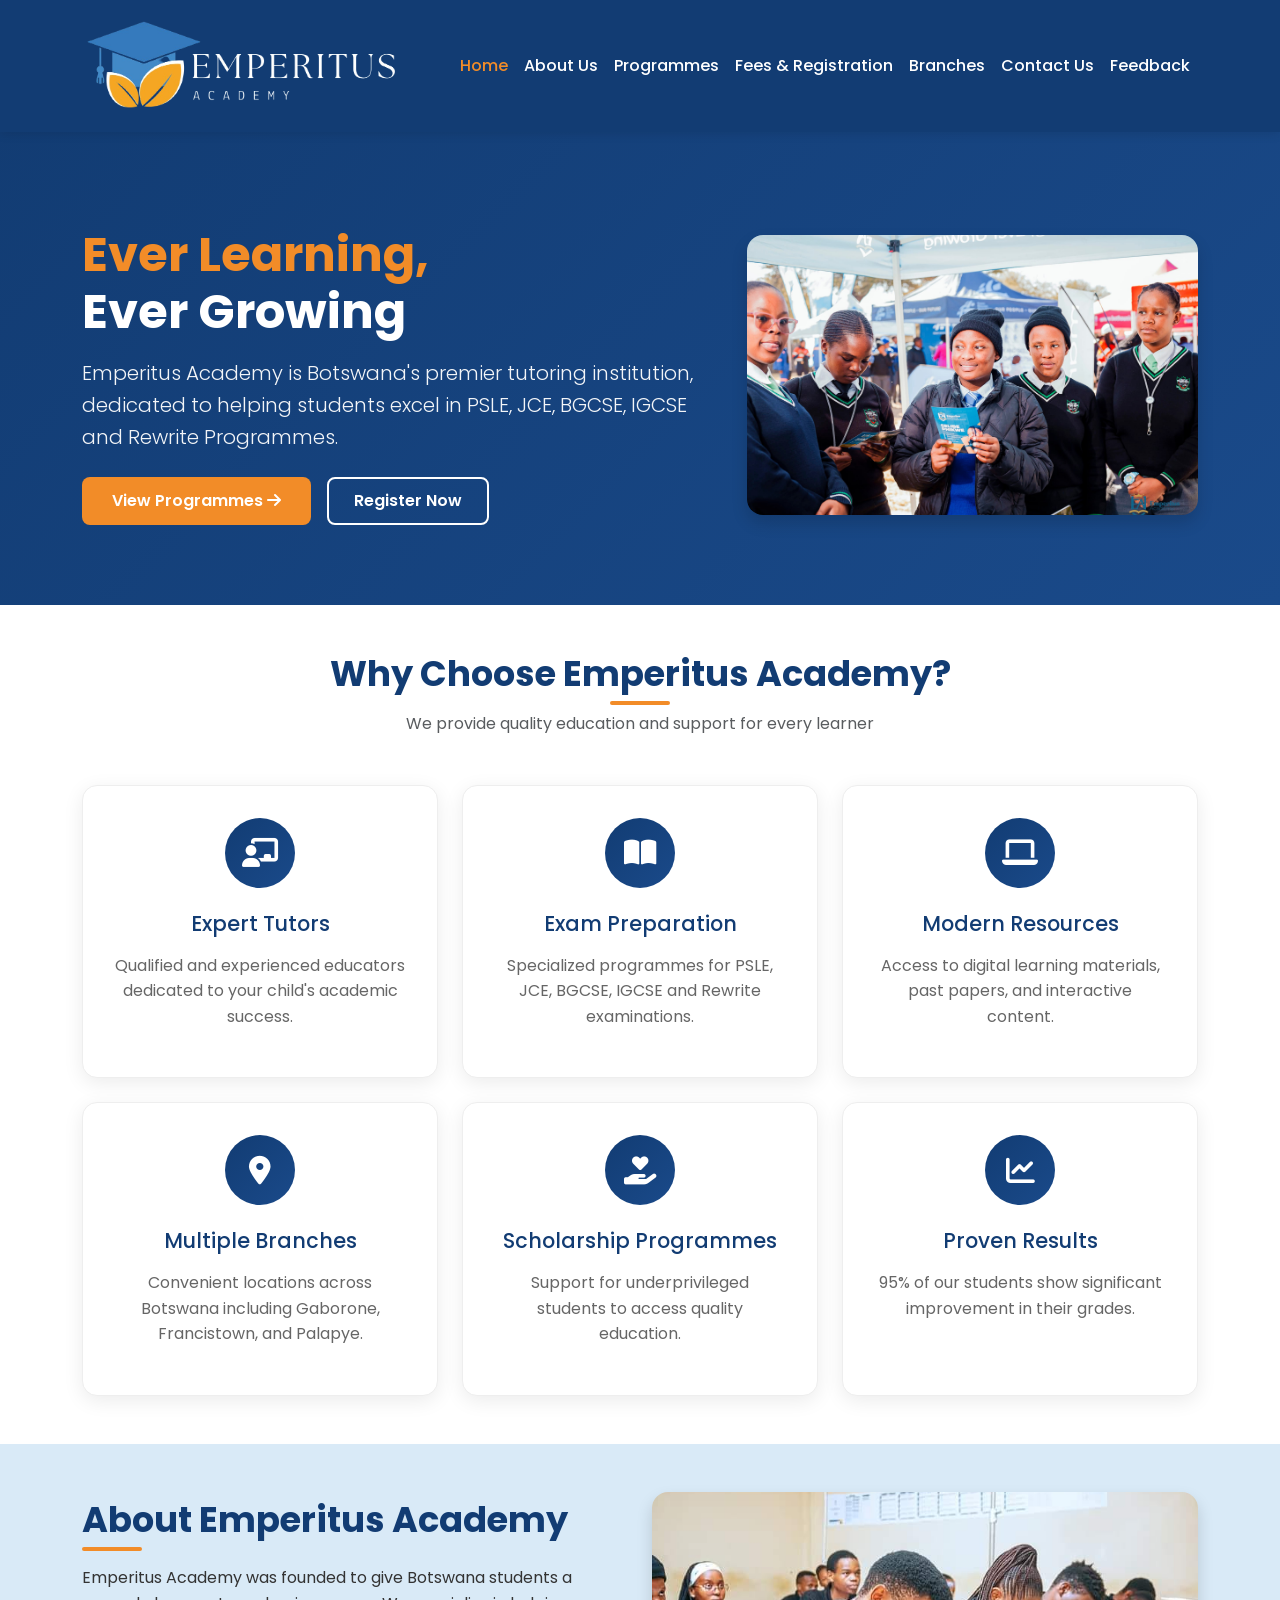
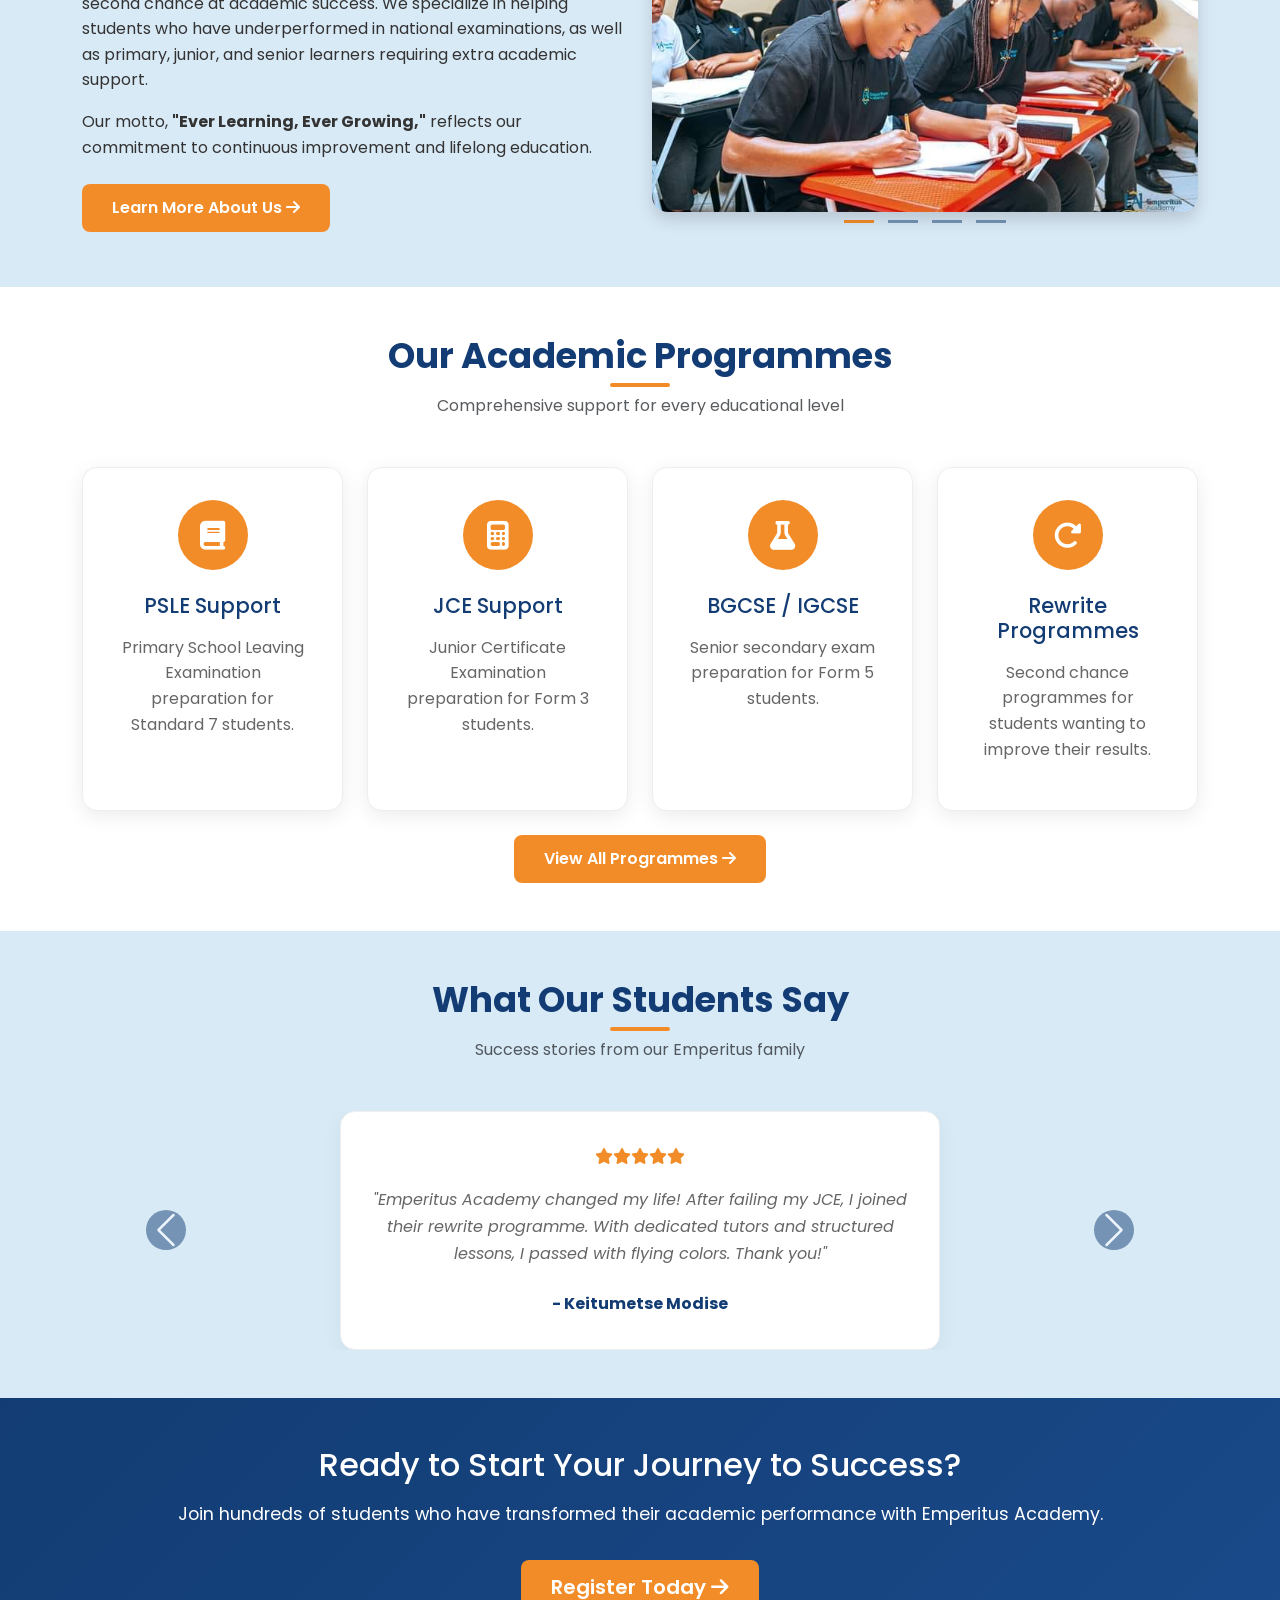
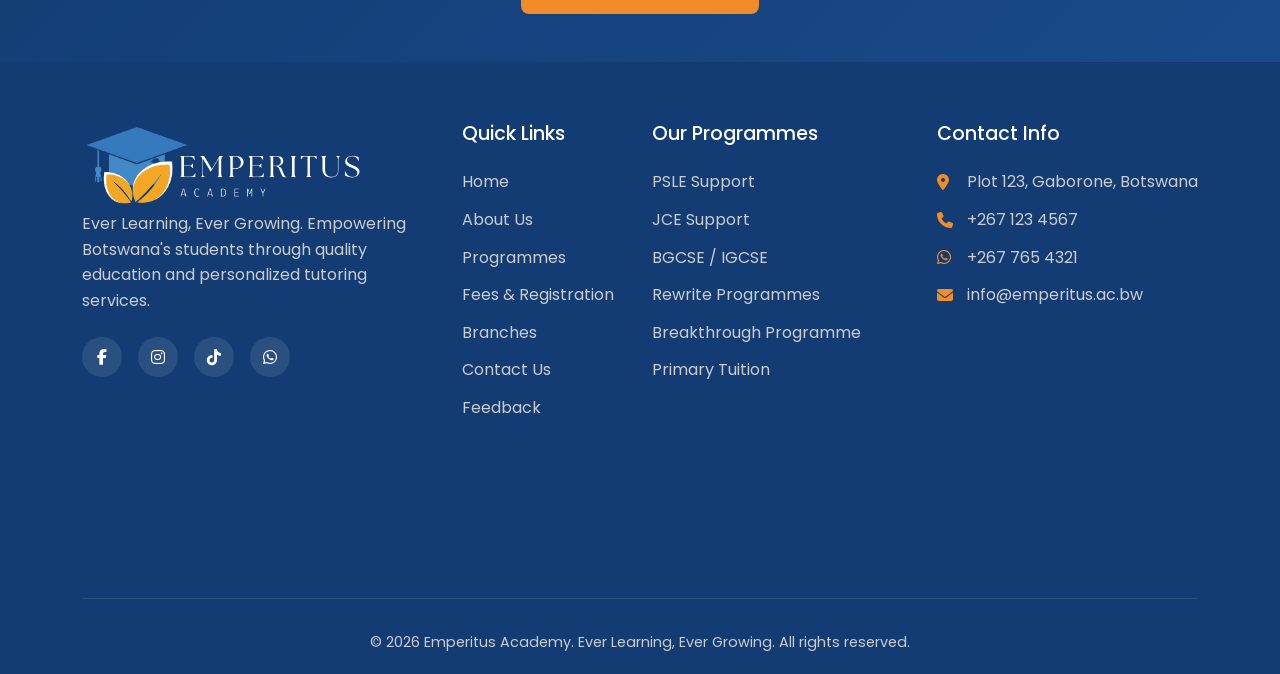
<file: index.html>
<!DOCTYPE html>
<html lang="en">
<head>
    <meta charset="UTF-8">
    <meta name="viewport" content="width=device-width, initial-scale=1.0">
    <meta name="description" content="Emperitus Academy - Botswana's leading tutoring institution for PSLE, JCE, BGCSE, IGCSE and Rewrite programmes. Empowering students for academic success.">
    <meta name="keywords" content="Emperitus Academy, tutoring Botswana, BGCSE, JCE, IGCSE, PSLE, rewrite programmes, Gaborone tutoring">
    <meta name="author" content="Emperitus Academy">
    <title>Emperitus Academy | Ever Learning, Ever Growing</title>
    
    <!--Favicon-->
    <link rel="shortcut icon" href="img/emperitus_Logo.png" type="image/x-icon">
    <!-- Bootstrap 5 CSS (Only on Home Page as per requirements) -->
    <link href="https://cdn.jsdelivr.net/npm/bootstrap@5.3.0-alpha1/dist/css/bootstrap.min.css" rel="stylesheet">
    
    <!-- Font Awesome Icons -->
    <link rel="stylesheet" href="https://cdnjs.cloudflare.com/ajax/libs/font-awesome/6.4.0/css/all.min.css">
    
    <!-- Google Fonts -->
    <link href="https://fonts.googleapis.com/css2?family=Poppins:wght@300;400;500;600;700;800&display=swap" rel="stylesheet">
    
    <style>
        /* Custom CSS for Home Page (Bootstrap + Custom) */
        * {
            margin: 0;
            padding: 0;
            box-sizing: border-box;
        }
        
        body {
            font-family: 'Poppins', sans-serif;
            line-height: 1.6;
            color: #333;
        }
        
        /* Color Variables */
        :root {
            --primary-dark: #123C73;
            --primary-light: #D9EAF7;
            --accent: #F28C28;
            --white: #FFFFFF;
            --dark: #333333;
            --gray: #666666;
        }
        
        /* Custom Navbar Styling */
        .navbar {
            background-color: var(--primary-dark) !important;
            padding: 1rem 0;
            box-shadow: 0 2px 10px rgba(0,0,0,0.1);
        }
        
        .navbar-brand {
            font-size: 1.5rem;
            font-weight: 700;
            color: var(--white) !important;
        }
        
        .navbar-brand i {
            color: var(--accent);
            margin-right: 8px;
        }
        
        .nav-link {
            color: var(--white) !important;
            font-weight: 500;
            transition: color 0.3s ease;
        }
        
        .nav-link:hover,
        .nav-link.active {
            color: var(--accent) !important;
        }
        
        /* Hero Section */
        .hero {
            background: linear-gradient(135deg, var(--primary-dark), #1a4a8a);
            color: var(--white);
            padding: 120px 0 80px;
            margin-top: 56px;
        }
        
        .hero h1 {
            font-size: 3rem;
            font-weight: 700;
            margin-bottom: 1rem;
        }
        
        .hero .highlight {
            color: var(--accent);
        }
        
        .hero .lead {
            font-size: 1.25rem;
            margin-bottom: 1.5rem;
            opacity: 0.95;
        }
        
        .btn-accent {
            background-color: var(--accent);
            color: var(--white);
            border: none;
            padding: 12px 30px;
            font-weight: 600;
            border-radius: 8px;
            transition: all 0.3s ease;
        }
        
        .btn-accent:hover {
            background-color: #e07a1a;
            transform: translateY(-2px);
            box-shadow: 0 5px 15px rgba(0,0,0,0.2);
            color: var(--white);
        }
        
        .btn-outline-accent {
            background-color: transparent;
            color: var(--white);
            border: 2px solid var(--white);
            padding: 10px 25px;
            font-weight: 600;
            border-radius: 8px;
            transition: all 0.3s ease;
        }
        
        .btn-outline-accent:hover {
            background-color: var(--white);
            color: var(--primary-dark);
            transform: translateY(-2px);
        }
        
        /* Section Titles */
        .section-title {
            font-size: 2.2rem;
            font-weight: 700;
            color: var(--primary-dark);
            margin-bottom: 1rem;
            position: relative;
            display: inline-block;
        }
        
        .section-title::after {
            content: '';
            position: absolute;
            bottom: -10px;
            left: 0;
            width: 60px;
            height: 4px;
            background-color: var(--accent);
            border-radius: 2px;
        }
        
        .section-header {
            text-align: center;
            margin-bottom: 3rem;
        }
        
        .section-header .section-title::after {
            left: 50%;
            transform: translateX(-50%);
        }
        
        /* Feature Cards */
        .feature-card {
            background: var(--white);
            border-radius: 15px;
            padding: 2rem;
            text-align: center;
            box-shadow: 0 5px 20px rgba(0,0,0,0.08);
            transition: all 0.3s ease;
            height: 100%;
            border: 1px solid #eee;
        }
        
        .feature-card:hover {
            transform: translateY(-10px);
            box-shadow: 0 15px 40px rgba(0,0,0,0.12);
        }
        
        .feature-icon {
            width: 70px;
            height: 70px;
            margin: 0 auto 1.5rem;
            background: linear-gradient(135deg, var(--primary-dark), #1a4a8a);
            border-radius: 50%;
            display: flex;
            align-items: center;
            justify-content: center;
        }
        
        .feature-icon i {
            font-size: 1.8rem;
            color: var(--white);
        }
        
        .feature-card h3 {
            font-size: 1.3rem;
            color: var(--primary-dark);
            margin-bottom: 1rem;
        }
        
        .feature-card p {
            color: var(--gray);
            line-height: 1.6;
        }
        
        /* Announcement Strip */
        .announcement {
            background: var(--primary-light);
            padding: 12px 0;
            text-align: center;
        }
        
        .announcement p {
            margin: 0;
            color: var(--primary-dark);
            font-weight: 500;
        }
        
        .announcement i {
            color: var(--accent);
            margin-right: 8px;
        }
        
        /* Testimonial Carousel */
        .testimonial-card {
            background: var(--white);
            border-radius: 15px;
            padding: 2rem;
            box-shadow: 0 5px 20px rgba(0,0,0,0.05);
            margin: 1rem;
            text-align: center;
            border: 1px solid #eee;
        }
        
        .testimonial-text {
            font-style: italic;
            color: var(--gray);
            line-height: 1.7;
            margin-bottom: 1.5rem;
        }
        
        .testimonial-author {
            font-weight: 700;
            color: var(--primary-dark);
        }
        
        .testimonial-rating {
            color: var(--accent);
            margin-bottom: 1rem;
        }
        
        /* Footer */
        footer {
            background: var(--primary-dark);
            color: var(--white);
            padding: 60px 0 20px;
        }
        
        .footer-brand {
            font-size: 1.8rem;
            font-weight: 700;
            margin-bottom: 1rem;
        }
        
        .footer-brand i {
            color: var(--accent);
            margin-right: 8px;
        }
        
        footer p {
            color: #ccc;
            line-height: 1.6;
            margin-bottom: 1.5rem;
        }
        
        .social-links {
            display: flex;
            gap: 1rem;
        }
        
        .social-links a {
            width: 40px;
            height: 40px;
            background: rgba(255,255,255,0.1);
            border-radius: 50%;
            display: flex;
            align-items: center;
            justify-content: center;
            color: var(--white);
            transition: all 0.3s ease;
            text-decoration: none;
        }
        
        .social-links a:hover {
            background: var(--accent);
            transform: translateY(-3px);
        }
        
        footer h4 {
            color: var(--white);
            margin-bottom: 1.5rem;
            font-size: 1.2rem;
        }
        
        footer ul {
            list-style: none;
            padding: 0;
        }
        
        footer ul li {
            margin-bottom: 0.75rem;
        }
        
        footer ul li a {
            color: #ccc;
            text-decoration: none;
            transition: color 0.3s ease;
        }
        
        footer ul li a:hover {
            color: var(--accent);
            padding-left: 5px;
        }
        
        .contact-info li {
            display: flex;
            align-items: center;
            gap: 10px;
            color: #ccc;
        }
        
        .contact-info li i {
            width: 20px;
            color: var(--accent);
        }
        
        .footer-bottom {
            text-align: center;
            padding-top: 2rem;
            margin-top: 2rem;
            border-top: 1px solid rgba(255,255,255,0.1);
        }
        
        .footer-bottom p {
            margin-bottom: 0;
            font-size: 0.9rem;
        }
        
        /* Back to Top Button */
        .back-to-top {
            position: fixed;
            bottom: 30px;
            right: 30px;
            width: 50px;
            height: 50px;
            background: var(--accent);
            border: none;
            border-radius: 50%;
            color: var(--white);
            cursor: pointer;
            display: none;
            align-items: center;
            justify-content: center;
            transition: all 0.3s ease;
            z-index: 1000;
        }
        
        .back-to-top:hover {
            background: var(--primary-dark);
            transform: translateY(-3px);
        }
        
        .back-to-top.show {
            display: flex;
        }
        
        /* Responsive */
        @media (max-width: 768px) {
            .hero h1 {
                font-size: 2rem;
            }
            .section-title {
                font-size: 1.8rem;
            }
            .social-links {
                justify-content: center;
            }
            footer h4 {
                text-align: center;
                margin-top: 1.5rem;
            }
            footer ul {
                text-align: center;
            }
            .contact-info li {
                justify-content: center;
            }
        }
    </style>
</head>
<body>

<!-- Navigation Bar (Bootstrap Navbar) -->
<nav class="navbar navbar-expand-lg fixed-top">
    <div class="container">
        <img src="img/emperitus_Logo.png" alt="" height="100">
        <button class="navbar-toggler" type="button" data-bs-toggle="collapse" data-bs-target="#navbarNav">
            <span class="navbar-toggler-icon" style="background-color: white; border-radius: 3px;"></span>
        </button>
        <div class="collapse navbar-collapse" id="navbarNav">
            <ul class="navbar-nav ms-auto">
                <li class="nav-item"><a class="nav-link active" href="index.html">Home</a></li>
                <li class="nav-item"><a class="nav-link" href="about.html">About Us</a></li>
                <li class="nav-item"><a class="nav-link" href="programmes.html">Programmes</a></li>
                <li class="nav-item"><a class="nav-link" href="fees.html">Fees & Registration</a></li>
                <li class="nav-item"><a class="nav-link" href="branches.html">Branches</a></li>
                <li class="nav-item"><a class="nav-link" href="contact.html">Contact Us</a></li>
                <li class="nav-item"><a class="nav-link" href="feedback.html">Feedback</a></li>
            </ul>
        </div>
    </div>
</nav>

<!-- Announcement Strip -->
<div class="announcement">
    <div class="container">
        <p><i class="fas fa-bullhorn"></i> 🎓 2026 Registrations Now Open! Limited Spaces Available. Enroll Today! <i class="fas fa-arrow-right"></i></p>
    </div>
</div>

<!-- Hero Section with Single Image -->
<section class="hero">
    <div class="container">
        <div class="row align-items-center">
            <div class="col-lg-7">
                <h1><span class="highlight">Ever Learning,</span><br>Ever Growing</h1>
                <p class="lead">Emperitus Academy is Botswana's premier tutoring institution, dedicated to helping students excel in PSLE, JCE, BGCSE, IGCSE and Rewrite Programmes.</p>
                <div class="d-flex gap-3 flex-wrap">
                    <a href="programmes.html" class="btn btn-accent">View Programmes <i class="fas fa-arrow-right"></i></a>
                    <a href="fees.html" class="btn btn-outline-accent">Register Now</a>
                </div>
            </div>
            <div class="col-lg-5 text-center">
                <img src="img/home.jpg" alt="Students at Emperitus Academy" class="img-fluid rounded-4 shadow" style="height: 280px; object-fit: cover; width: 100%;">
            </div>
        </div>
    </div>
</section>

<!-- Quick Features Section (Bootstrap Cards) -->
<section class="py-5">
    <div class="container">
        <div class="section-header">
            <h2 class="section-title">Why Choose Emperitus Academy?</h2>
            <p class="text-muted">We provide quality education and support for every learner</p>
        </div>
        <div class="row g-4">
            <div class="col-md-4">
                <div class="feature-card">
                    <div class="feature-icon"><i class="fas fa-chalkboard-user"></i></div>
                    <h3>Expert Tutors</h3>
                    <p>Qualified and experienced educators dedicated to your child's academic success.</p>
                </div>
            </div>
            <div class="col-md-4">
                <div class="feature-card">
                    <div class="feature-icon"><i class="fas fa-book-open"></i></div>
                    <h3>Exam Preparation</h3>
                    <p>Specialized programmes for PSLE, JCE, BGCSE, IGCSE and Rewrite examinations.</p>
                </div>
            </div>
            <div class="col-md-4">
                <div class="feature-card">
                    <div class="feature-icon"><i class="fas fa-laptop"></i></div>
                    <h3>Modern Resources</h3>
                    <p>Access to digital learning materials, past papers, and interactive content.</p>
                </div>
            </div>
            <div class="col-md-4">
                <div class="feature-card">
                    <div class="feature-icon"><i class="fas fa-map-marker-alt"></i></div>
                    <h3>Multiple Branches</h3>
                    <p>Convenient locations across Botswana including Gaborone, Francistown, and Palapye.</p>
                </div>
            </div>
            <div class="col-md-4">
                <div class="feature-card">
                    <div class="feature-icon"><i class="fas fa-hand-holding-heart"></i></div>
                    <h3>Scholarship Programmes</h3>
                    <p>Support for underprivileged students to access quality education.</p>
                </div>
            </div>
            <div class="col-md-4">
                <div class="feature-card">
                    <div class="feature-icon"><i class="fas fa-chart-line"></i></div>
                    <h3>Proven Results</h3>
                    <p>95% of our students show significant improvement in their grades.</p>
                </div>
            </div>
        </div>
    </div>
</section>

<section class="py-5" style="background-color: var(--primary-light);">
    <div class="container">
        <div class="row align-items-center">
            <div class="col-lg-6">
                <h2 class="section-title" style="margin-bottom: 1.5rem;">About Emperitus Academy</h2>
                <p>Emperitus Academy was founded to give Botswana students a second chance at academic success. We specialize in helping students who have underperformed in national examinations, as well as primary, junior, and senior learners requiring extra academic support.</p>
                <p>Our motto, <strong>"Ever Learning, Ever Growing,"</strong> reflects our commitment to continuous improvement and lifelong education.</p>
                <a href="about.html" class="btn btn-accent mt-2">Learn More About Us <i class="fas fa-arrow-right"></i></a>
            </div>
            <div class="col-lg-6">
                <div id="aboutCarousel" class="carousel slide" data-bs-ride="carousel">
                    <div class="carousel-inner rounded-4 shadow">
                        <div class="carousel-item active">
                            <img src="img/1.jpg" class="d-block w-100" alt="Tutor helping student one-on-one" style="height: 320px; object-fit: cover;">
                        </div>
                        <div class="carousel-item">
                            <img src="img/2.jpg" class="d-block w-100" alt="Students in classroom" style="height: 320px; object-fit: cover;">
                        </div>
                        <div class="carousel-item">
                            <img src="img/3.jpg" class="d-block w-100" alt="Graduation ceremony" style="height: 320px; object-fit: cover;">
                        </div>
                        <div class="carousel-item">
                            <img src="img/4.jpg" class="d-block w-100" alt="Students studying together" style="height: 320px; object-fit: cover;">
                        </div>
                    </div>
                    <button class="carousel-control-prev" type="button" data-bs-target="#aboutCarousel" data-bs-slide="prev">
                        <span class="carousel-control-prev-icon" aria-hidden="true"></span>
                        <span class="visually-hidden">Previous</span>
                    </button>
                    <button class="carousel-control-next" type="button" data-bs-target="#aboutCarousel" data-bs-slide="next">
                        <span class="carousel-control-next-icon" aria-hidden="true"></span>
                        <span class="visually-hidden">Next</span>
                    </button>
                </div>
                <!-- Carousel indicators -->
                <div class="text-center mt-2">
                    <div class="carousel-indicators position-static mt-2" style="gap: 8px;">
                        <button type="button" data-bs-target="#aboutCarousel" data-bs-slide-to="0" class="active" style="width: 30px; height: 3px; background: var(--accent); border: none;"></button>
                        <button type="button" data-bs-target="#aboutCarousel" data-bs-slide-to="1" style="width: 30px; height: 3px; background: var(--primary-dark); border: none; opacity: 0.5;"></button>
                        <button type="button" data-bs-target="#aboutCarousel" data-bs-slide-to="2" style="width: 30px; height: 3px; background: var(--primary-dark); border: none; opacity: 0.5;"></button>
                        <button type="button" data-bs-target="#aboutCarousel" data-bs-slide-to="3" style="width: 30px; height: 3px; background: var(--primary-dark); border: none; opacity: 0.5;"></button>
                    </div>
                </div>
            </div>
        </div>
    </div>
</section>

<!-- Programmes Preview -->
<section class="py-5">
    <div class="container">
        <div class="section-header">
            <h2 class="section-title">Our Academic Programmes</h2>
            <p class="text-muted">Comprehensive support for every educational level</p>
        </div>
        <div class="row g-4">
            <div class="col-md-6 col-lg-3">
                <div class="feature-card">
                    <div class="feature-icon" style="background: var(--accent);"><i class="fas fa-book"></i></div>
                    <h3>PSLE Support</h3>
                    <p>Primary School Leaving Examination preparation for Standard 7 students.</p>
                </div>
            </div>
            <div class="col-md-6 col-lg-3">
                <div class="feature-card">
                    <div class="feature-icon" style="background: var(--accent);"><i class="fas fa-calculator"></i></div>
                    <h3>JCE Support</h3>
                    <p>Junior Certificate Examination preparation for Form 3 students.</p>
                </div>
            </div>
            <div class="col-md-6 col-lg-3">
                <div class="feature-card">
                    <div class="feature-icon" style="background: var(--accent);"><i class="fas fa-flask"></i></div>
                    <h3>BGCSE / IGCSE</h3>
                    <p>Senior secondary exam preparation for Form 5 students.</p>
                </div>
            </div>
            <div class="col-md-6 col-lg-3">
                <div class="feature-card">
                    <div class="feature-icon" style="background: var(--accent);"><i class="fas fa-redo-alt"></i></div>
                    <h3>Rewrite Programmes</h3>
                    <p>Second chance programmes for students wanting to improve their results.</p>
                </div>
            </div>
        </div>
        <div class="text-center mt-4">
            <a href="programmes.html" class="btn btn-accent">View All Programmes <i class="fas fa-arrow-right"></i></a>
        </div>
    </div>
</section>

<!-- Testimonial Carousel Section -->
<section class="py-5" style="background-color: var(--primary-light);">
    <div class="container">
        <div class="section-header">
            <h2 class="section-title">What Our Students Say</h2>
            <p class="text-muted">Success stories from our Emperitus family</p>
        </div>
        <div id="testimonialCarousel" class="carousel slide" data-bs-ride="carousel">
            <div class="carousel-inner">
                <div class="carousel-item active">
                    <div class="testimonial-card" style="max-width: 600px; margin: 0 auto;">
                        <div class="testimonial-rating">
                            <i class="fas fa-star"></i><i class="fas fa-star"></i><i class="fas fa-star"></i><i class="fas fa-star"></i><i class="fas fa-star"></i>
                        </div>
                        <div class="testimonial-text">
                            "Emperitus Academy changed my life! After failing my JCE, I joined their rewrite programme. With dedicated tutors and structured lessons, I passed with flying colors. Thank you!"
                        </div>
                        <div class="testimonial-author">- Keitumetse Modise</div>
                    </div>
                </div>
                <div class="carousel-item">
                    <div class="testimonial-card" style="max-width: 600px; margin: 0 auto;">
                        <div class="testimonial-rating">
                            <i class="fas fa-star"></i><i class="fas fa-star"></i><i class="fas fa-star"></i><i class="fas fa-star"></i><i class="fas fa-star"></i>
                        </div>
                        <div class="testimonial-text">
                            "My daughter improved from a D to a B in Mathematics within one term. The tutors are patient, knowledgeable, and truly care about student success."
                        </div>
                        <div class="testimonial-author">- Mpho Kgosi (Parent)</div>
                    </div>
                </div>
                <div class="carousel-item">
                    <div class="testimonial-card" style="max-width: 600px; margin: 0 auto;">
                        <div class="testimonial-rating">
                            <i class="fas fa-star"></i><i class="fas fa-star"></i><i class="fas fa-star"></i><i class="fas fa-star"></i><i class="fas fa-star"></i>
                        </div>
                        <div class="testimonial-text">
                            "The BGCSE preparation programme was intensive but worth it. I scored 5 As thanks to the excellent teaching and resources at Emperitus."
                        </div>
                        <div class="testimonial-author">- Thabo Seboni</div>
                    </div>
                </div>
            </div>
            <button class="carousel-control-prev" type="button" data-bs-target="#testimonialCarousel" data-bs-slide="prev">
                <span class="carousel-control-prev-icon" style="background-color: var(--primary-dark); border-radius: 50%; padding: 20px;"></span>
            </button>
            <button class="carousel-control-next" type="button" data-bs-target="#testimonialCarousel" data-bs-slide="next">
                <span class="carousel-control-next-icon" style="background-color: var(--primary-dark); border-radius: 50%; padding: 20px;"></span>
            </button>
        </div>
    </div>
</section>

<!-- Call to Action -->
<section class="py-5" style="background: linear-gradient(135deg, var(--primary-dark), #1a4a8a); color: var(--white);">
    <div class="container text-center">
        <h2 style="font-size: 2rem; margin-bottom: 1rem;">Ready to Start Your Journey to Success?</h2>
        <p style="font-size: 1.1rem; margin-bottom: 2rem;">Join hundreds of students who have transformed their academic performance with Emperitus Academy.</p>
        <a href="fees.html" class="btn btn-accent btn-lg">Register Today <i class="fas fa-arrow-right"></i></a>
    </div>
</section>

<!-- Footer -->
<footer>
    <div class="container">
        <div class="row">
            <div class="col-lg-4 col-md-6">
                 <img src="img/emperitus_Logo.png" alt="" height="20%">
                <p>Ever Learning, Ever Growing. Empowering Botswana's students through quality education and personalized tutoring services.</p>
                <div class="social-links">
                    <a href="#"><i class="fab fa-facebook-f"></i></a>
                    <a href="#"><i class="fab fa-instagram"></i></a>
                    <a href="#"><i class="fab fa-tiktok"></i></a>
                    <a href="#"><i class="fab fa-whatsapp"></i></a>
                </div>
            </div>
            <div class="col-lg-2 col-md-6">
                <h4>Quick Links</h4>
                <ul>
                    <li><a href="index.html">Home</a></li>
                    <li><a href="about.html">About Us</a></li>
                    <li><a href="programmes.html">Programmes</a></li>
                    <li><a href="fees.html">Fees & Registration</a></li>
                    <li><a href="branches.html">Branches</a></li>
                    <li><a href="contact.html">Contact Us</a></li>
                    <li><a href="feedback.html">Feedback</a></li>
                </ul>
            </div>
            <div class="col-lg-3 col-md-6">
                <h4>Our Programmes</h4>
                <ul>
                    <li><a href="programmes.html">PSLE Support</a></li>
                    <li><a href="programmes.html">JCE Support</a></li>
                    <li><a href="programmes.html">BGCSE / IGCSE</a></li>
                    <li><a href="programmes.html">Rewrite Programmes</a></li>
                    <li><a href="programmes.html">Breakthrough Programme</a></li>
                    <li><a href="programmes.html">Primary Tuition</a></li>
                </ul>
            </div>
            <div class="col-lg-3 col-md-6">
                <h4>Contact Info</h4>
                <ul class="contact-info">
                    <li><i class="fas fa-map-marker-alt"></i> Plot 123, Gaborone, Botswana</li>
                    <li><i class="fas fa-phone"></i> +267 123 4567</li>
                    <li><i class="fab fa-whatsapp"></i> +267 765 4321</li>
                    <li><i class="fas fa-envelope"></i> info@emperitus.ac.bw</li>
                </ul>
            </div>
        </div>
        <div class="footer-bottom">
            <p>&copy; 2026 Emperitus Academy. Ever Learning, Ever Growing. All rights reserved.</p>
        </div>
    </div>
</footer>

<!-- Back to Top Button -->
<button id="backToTop" class="back-to-top">
    <i class="fas fa-arrow-up"></i>
</button>

<!-- Bootstrap JS Bundle (Only on Home Page) -->
<script src="https://cdn.jsdelivr.net/npm/bootstrap@5.3.0-alpha1/dist/js/bootstrap.bundle.min.js"></script>

<!-- Custom JavaScript -->
<script>
    // Back to top button
    const backBtn = document.getElementById('backToTop');
    window.addEventListener('scroll', () => {
        if (window.scrollY > 300) {
            backBtn.classList.add('show');
        } else {
            backBtn.classList.remove('show');
        }
    });
    backBtn.addEventListener('click', () => {
        window.scrollTo({ top: 0, behavior: 'smooth' });
    });
</script>
</body>
</html>
</file>
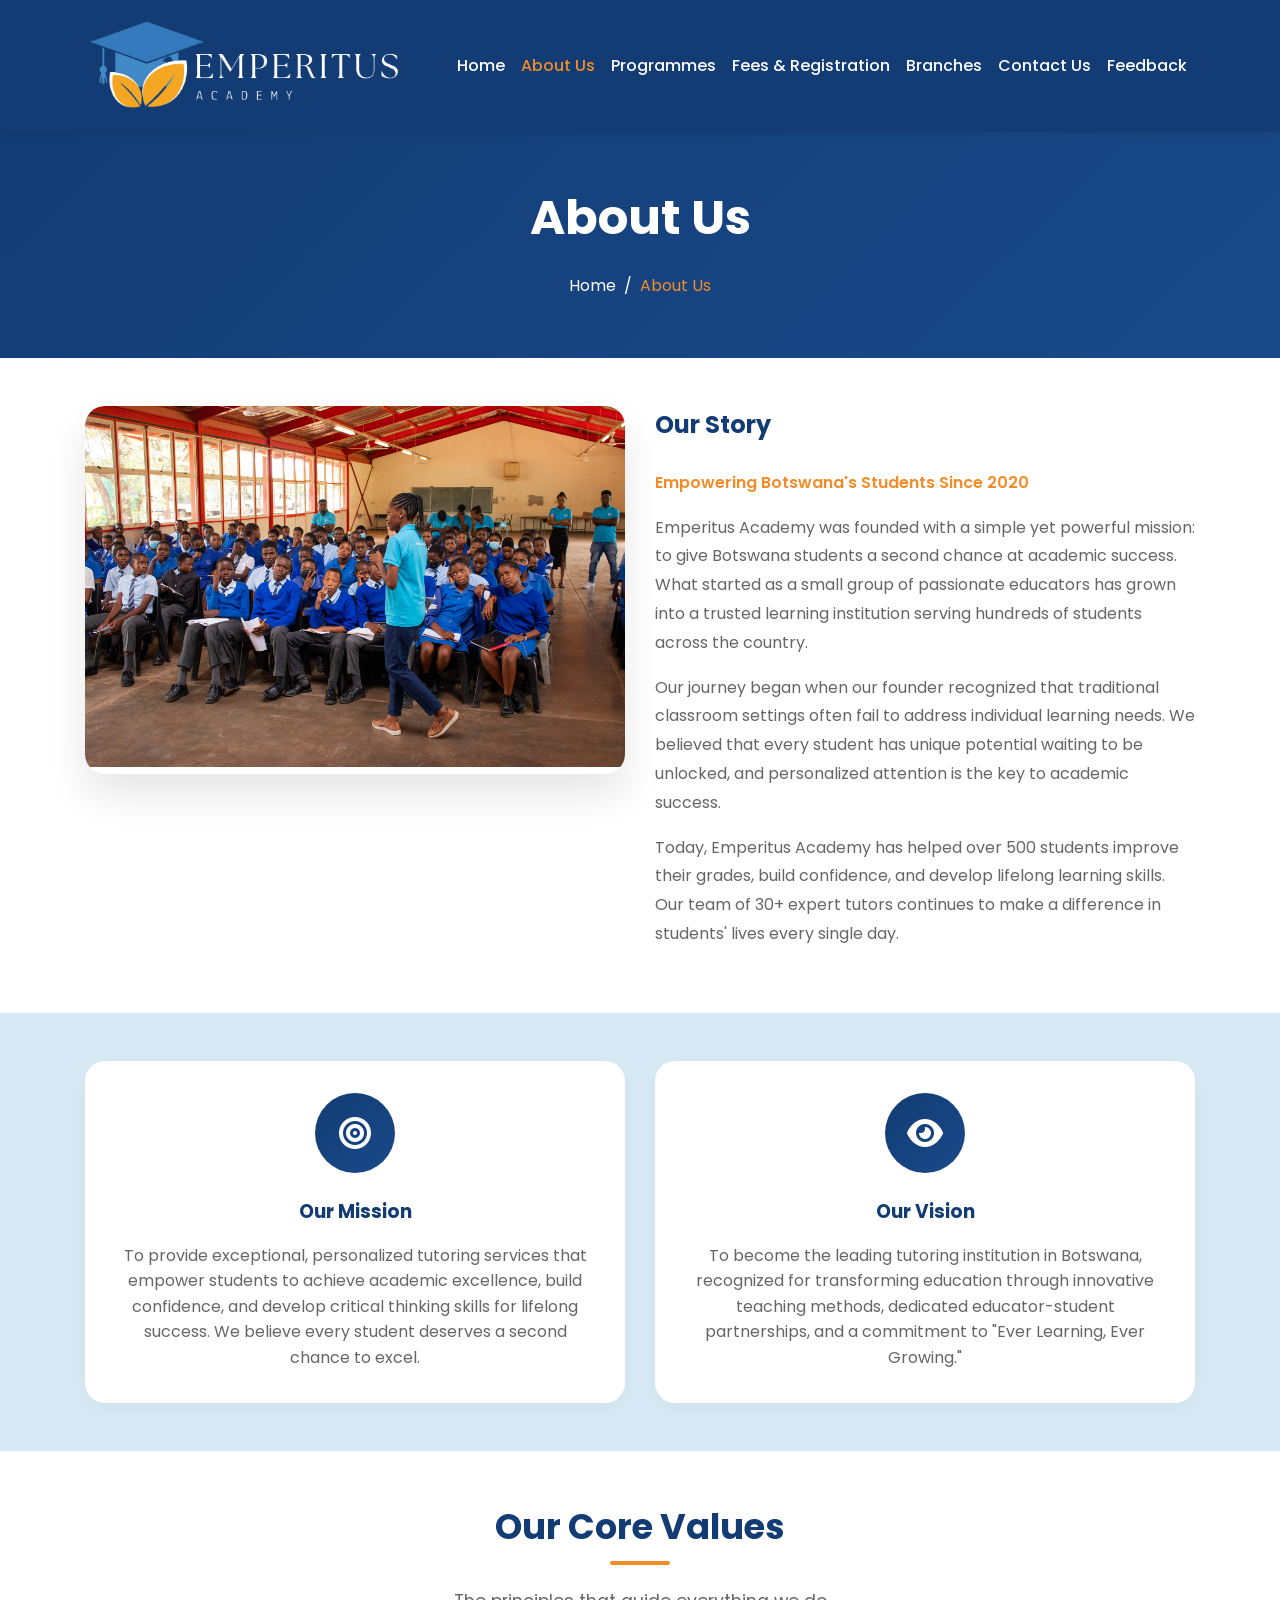
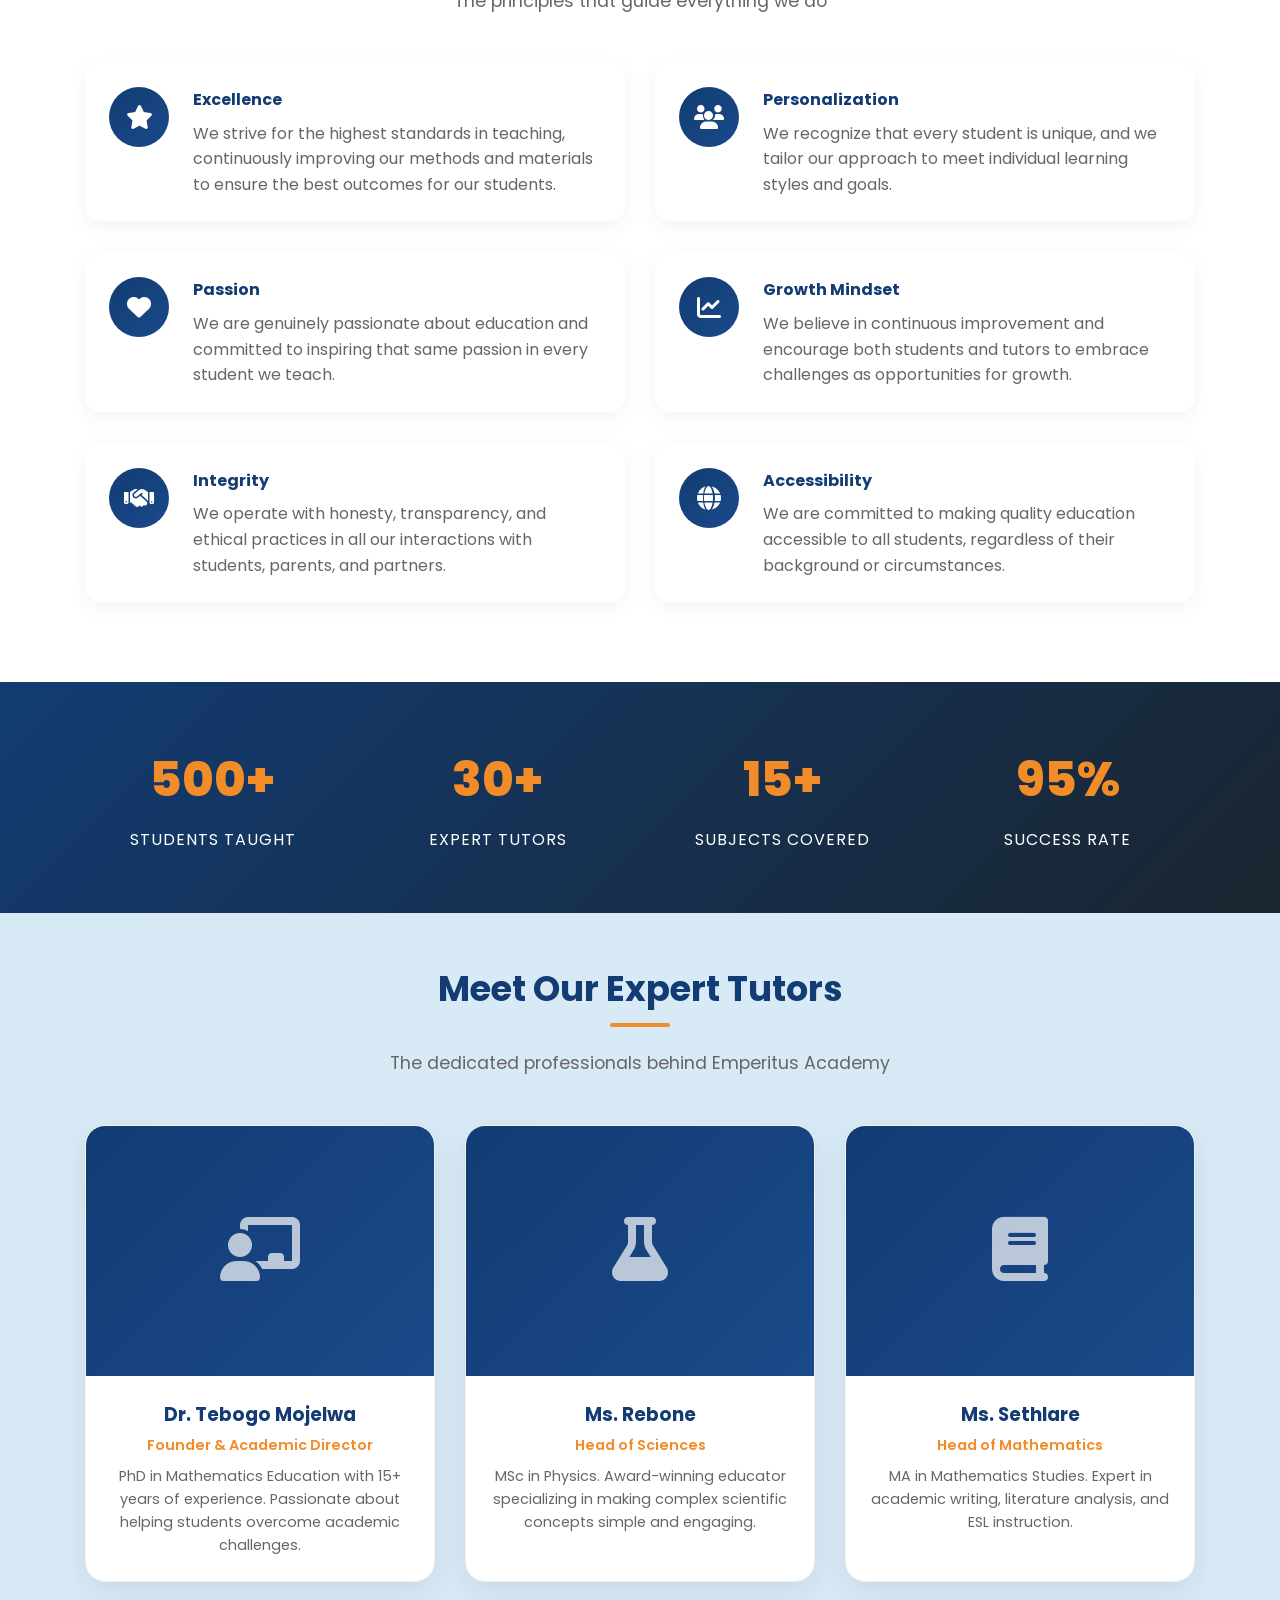
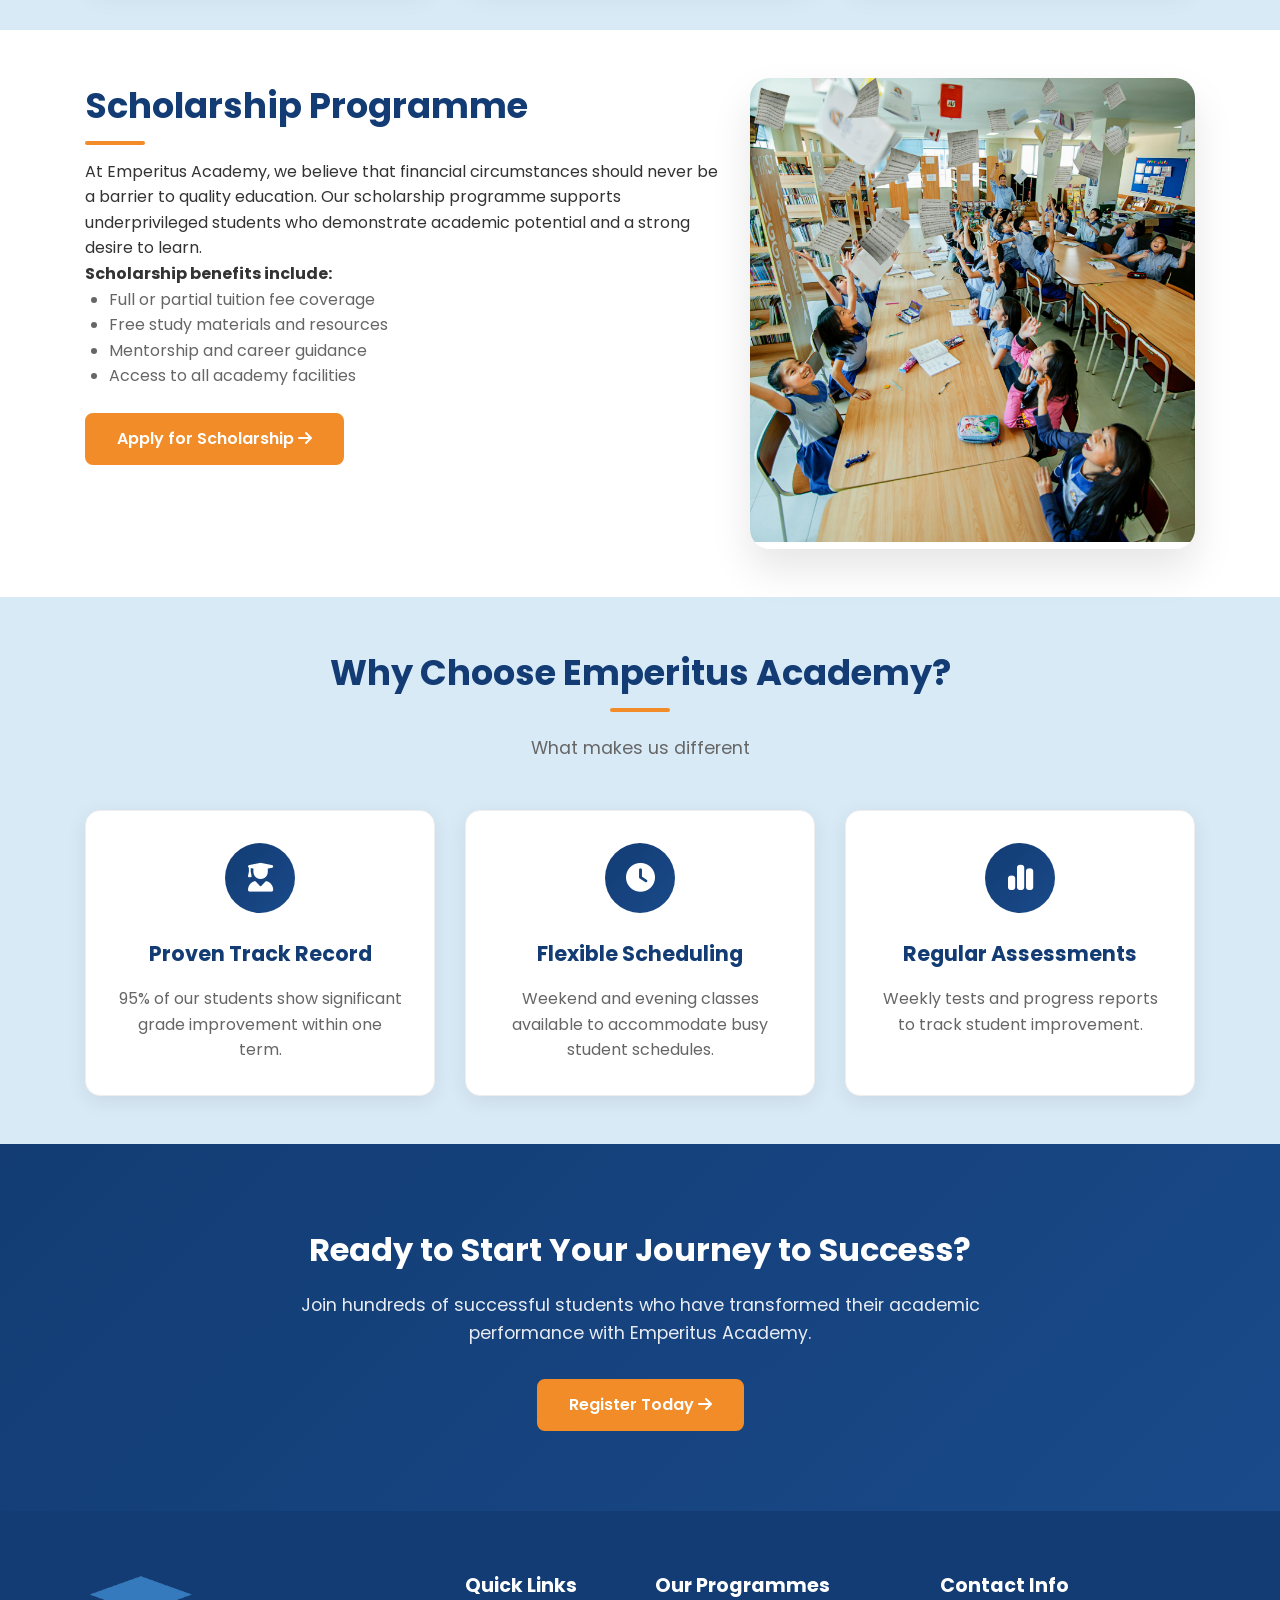
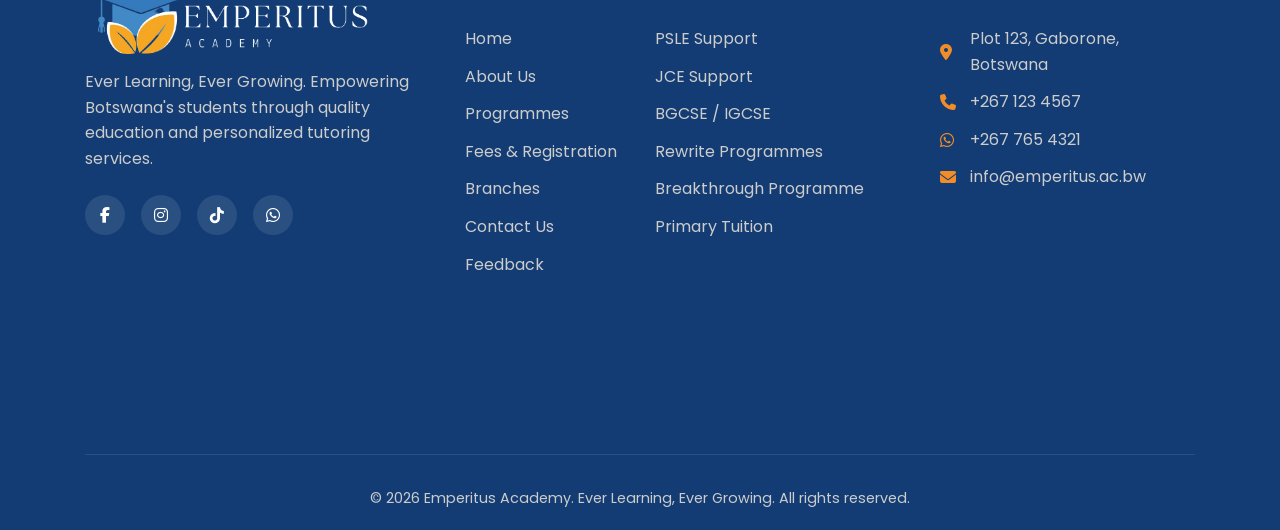
<file: about.html>
<!DOCTYPE html>
<html lang="en">
<head>
    <meta charset="UTF-8">
    <meta name="viewport" content="width=device-width, initial-scale=1.0">
    <meta name="description" content="Learn about Emperitus Academy - our mission, vision, values, and the story behind Botswana's leading tutoring institution.">
    <meta name="keywords" content="about Emperitus Academy, mission, vision, values, Botswana tutoring, education">
    <meta name="author" content="Emperitus Academy">
    <title>About Us | Emperitus Academy - Ever Learning, Ever Growing</title>
     <!--Favicon-->
    <link rel="shortcut icon" href="img/emperitus_Logo.png" type="image/x-icon">
    <!-- Font Awesome Icons -->
    <link rel="stylesheet" href="https://cdnjs.cloudflare.com/ajax/libs/font-awesome/6.4.0/css/all.min.css">
    
    <!-- Google Fonts -->
    <link href="https://fonts.googleapis.com/css2?family=Poppins:wght@300;400;500;600;700;800&display=swap" rel="stylesheet">
    
    <!-- External CSS (No Bootstrap) -->
    <link rel="stylesheet" href="css/styles.css">
    
    <style>
        /* Additional page-specific styles (not in master CSS) */
        .mission-card {
            background: var(--white);
            border-radius: 20px;
            padding: 2rem;
            text-align: center;
            box-shadow: 0 5px 20px rgba(0,0,0,0.05);
            height: 100%;
            transition: all 0.3s ease;
        }
        
        .mission-card:hover {
            transform: translateY(-5px);
            box-shadow: 0 15px 30px rgba(0,0,0,0.1);
        }
        
        .mission-icon {
            width: 80px;
            height: 80px;
            margin: 0 auto 1.5rem;
            background: linear-gradient(135deg, var(--primary-dark), #1a4a8a);
            border-radius: 50%;
            display: flex;
            align-items: center;
            justify-content: center;
        }
        
        .mission-icon i {
            font-size: 2rem;
            color: var(--white);
        }
        
        .mission-card h3 {
            color: var(--primary-dark);
            margin-bottom: 1rem;
        }
        
        .mission-card p {
            color: var(--gray);
            line-height: 1.6;
        }
        
        .story-image {
            border-radius: 20px;
            overflow: hidden;
            box-shadow: 0 20px 40px rgba(0,0,0,0.1);
        }
        
        .story-image img {
            width: 100%;
            height: auto;
            transition: transform 0.3s ease;
        }
        
        .story-image:hover img {
            transform: scale(1.05);
        }
        
        .story-content h2 {
            color: var(--primary-dark);
            margin-bottom: 1.5rem;
        }
        
        .story-content .lead {
            color: var(--accent);
            font-weight: 600;
            margin-bottom: 1rem;
        }
        
        .story-content p {
            color: var(--gray);
            line-height: 1.8;
            margin-bottom: 1rem;
        }
    </style>
</head>
<body>

<!-- Navigation Bar -->
<nav class="navbar">
    <div class="container">
       <img src="img/emperitus_Logo.png" alt="" height="100">
        <button class="navbar-toggler" id="navbarToggler">
            <i class="fas fa-bars"></i>
        </button>
        <div class="navbar-collapse" id="navbarNav">
            <ul class="navbar-nav">
                <li class="nav-item"><a class="nav-link" href="index.html">Home</a></li>
                <li class="nav-item"><a class="nav-link active" href="about.html">About Us</a></li>
                <li class="nav-item"><a class="nav-link" href="programmes.html">Programmes</a></li>
                <li class="nav-item"><a class="nav-link" href="fees.html">Fees & Registration</a></li>
                <li class="nav-item"><a class="nav-link" href="branches.html">Branches</a></li>
                <li class="nav-item"><a class="nav-link" href="contact.html">Contact Us</a></li>
                <li class="nav-item"><a class="nav-link" href="feedback.html">Feedback</a></li>
            </ul>
        </div>
    </div>
</nav>

<!-- Page Header -->
<section class="page-header">
    <div class="container">
        <h1>About Us</h1>
        <ul class="breadcrumb">
            <li class="breadcrumb-item"><a href="index.html">Home</a></li>
            <li class="breadcrumb-item active">About Us</li>
        </ul>
    </div>
</section>

<!-- Our Story Section -->
<section class="py-5">
    <div class="container">
        <div class="row align-items-center">
            <div class="col-lg-6">
                <div class="story-image">
                    <img src="img/about1.jpg" alt="Emperitus Academy story">
                </div>
            </div>
            <div class="col-lg-6">
                <div class="story-content">
                    <h2>Our Story</h2>
                    <p class="lead">Empowering Botswana's Students Since 2020</p>
                    <p>Emperitus Academy was founded with a simple yet powerful mission: to give Botswana students a second chance at academic success. What started as a small group of passionate educators has grown into a trusted learning institution serving hundreds of students across the country.</p>
                    <p>Our journey began when our founder recognized that traditional classroom settings often fail to address individual learning needs. We believed that every student has unique potential waiting to be unlocked, and personalized attention is the key to academic success.</p>
                    <p>Today, Emperitus Academy has helped over 500 students improve their grades, build confidence, and develop lifelong learning skills. Our team of 30+ expert tutors continues to make a difference in students' lives every single day.</p>
                </div>
            </div>
        </div>
    </div>
</section>

<!-- Mission & Vision Section -->
<section class="py-5" style="background-color: var(--primary-light);">
    <div class="container">
        <div class="row">
            <div class="col-lg-6">
                <div class="mission-card">
                    <div class="mission-icon">
                        <i class="fas fa-bullseye"></i>
                    </div>
                    <h3>Our Mission</h3>
                    <p>To provide exceptional, personalized tutoring services that empower students to achieve academic excellence, build confidence, and develop critical thinking skills for lifelong success. We believe every student deserves a second chance to excel.</p>
                </div>
            </div>
            <div class="col-lg-6">
                <div class="mission-card">
                    <div class="mission-icon">
                        <i class="fas fa-eye"></i>
                    </div>
                    <h3>Our Vision</h3>
                    <p>To become the leading tutoring institution in Botswana, recognized for transforming education through innovative teaching methods, dedicated educator-student partnerships, and a commitment to "Ever Learning, Ever Growing."</p>
                </div>
            </div>
        </div>
    </div>
</section>

<!-- Core Values Section -->
<section class="py-5">
    <div class="container">
        <div class="section-header">
            <h2 class="section-title">Our Core Values</h2>
            <p>The principles that guide everything we do</p>
        </div>
        <div class="row">
            <div class="col-lg-6">
                <div class="value-item">
                    <div class="value-icon">
                        <i class="fas fa-star"></i>
                    </div>
                    <div class="value-content">
                        <h4>Excellence</h4>
                        <p>We strive for the highest standards in teaching, continuously improving our methods and materials to ensure the best outcomes for our students.</p>
                    </div>
                </div>
                <div class="value-item">
                    <div class="value-icon">
                        <i class="fas fa-heart"></i>
                    </div>
                    <div class="value-content">
                        <h4>Passion</h4>
                        <p>We are genuinely passionate about education and committed to inspiring that same passion in every student we teach.</p>
                    </div>
                </div>
                <div class="value-item">
                    <div class="value-icon">
                        <i class="fas fa-handshake"></i>
                    </div>
                    <div class="value-content">
                        <h4>Integrity</h4>
                        <p>We operate with honesty, transparency, and ethical practices in all our interactions with students, parents, and partners.</p>
                    </div>
                </div>
            </div>
            <div class="col-lg-6">
                <div class="value-item">
                    <div class="value-icon">
                        <i class="fas fa-users"></i>
                    </div>
                    <div class="value-content">
                        <h4>Personalization</h4>
                        <p>We recognize that every student is unique, and we tailor our approach to meet individual learning styles and goals.</p>
                    </div>
                </div>
                <div class="value-item">
                    <div class="value-icon">
                        <i class="fas fa-chart-line"></i>
                    </div>
                    <div class="value-content">
                        <h4>Growth Mindset</h4>
                        <p>We believe in continuous improvement and encourage both students and tutors to embrace challenges as opportunities for growth.</p>
                    </div>
                </div>
                <div class="value-item">
                    <div class="value-icon">
                        <i class="fas fa-globe"></i>
                    </div>
                    <div class="value-content">
                        <h4>Accessibility</h4>
                        <p>We are committed to making quality education accessible to all students, regardless of their background or circumstances.</p>
                    </div>
                </div>
            </div>
        </div>
    </div>
</section>

<!-- Statistics Section -->
<section class="stats-section">
    <div class="container">
        <div class="row">
            <div class="col-md-3 col-sm-6">
                <div class="stat-box">
                    <div class="stat-number">500+</div>
                    <div class="stat-label">Students Taught</div>
                </div>
            </div>
            <div class="col-md-3 col-sm-6">
                <div class="stat-box">
                    <div class="stat-number">30+</div>
                    <div class="stat-label">Expert Tutors</div>
                </div>
            </div>
            <div class="col-md-3 col-sm-6">
                <div class="stat-box">
                    <div class="stat-number">15+</div>
                    <div class="stat-label">Subjects Covered</div>
                </div>
            </div>
            <div class="col-md-3 col-sm-6">
                <div class="stat-box">
                    <div class="stat-number">95%</div>
                    <div class="stat-label">Success Rate</div>
                </div>
            </div>
        </div>
    </div>
</section>

<!-- Meet Our Tutors Section -->
<section class="py-5" style="background-color: var(--primary-light);">
    <div class="container">
        <div class="section-header">
            <h2 class="section-title">Meet Our Expert Tutors</h2>
            <p>The dedicated professionals behind Emperitus Academy</p>
        </div>
        <div class="row">
            <div class="col-md-4">
                <div class="team-card">
                    <div class="team-image">
                        <div class="team-placeholder">
                            <i class="fas fa-chalkboard-user" style="font-size: 4rem;"></i>
                        </div>
                    </div>
                    <div class="team-info">
                        <h3>Dr. Tebogo Mojelwa</h3>
                        <div class="team-role">Founder & Academic Director</div>
                        <div class="team-bio">PhD in Mathematics Education with 15+ years of experience. Passionate about helping students overcome academic challenges.</div>
                    </div>
                </div>
            </div>
            <div class="col-md-4">
                <div class="team-card">
                    <div class="team-image">
                        <div class="team-placeholder">
                            <i class="fas fa-flask" style="font-size: 4rem;"></i>
                        </div>
                    </div>
                    <div class="team-info">
                        <h3>Ms. Rebone</h3>
                        <div class="team-role">Head of Sciences</div>
                        <div class="team-bio">MSc in Physics. Award-winning educator specializing in making complex scientific concepts simple and engaging.</div>
                    </div>
                </div>
            </div>
            <div class="col-md-4">
                <div class="team-card">
                    <div class="team-image">
                        <div class="team-placeholder">
                            <i class="fas fa-book" style="font-size: 4rem;"></i>
                        </div>
                    </div>
                    <div class="team-info">
                        <h3>Ms. Sethlare</h3>
                        <div class="team-role">Head of Mathematics</div>
                        <div class="team-bio">MA in Mathematics Studies. Expert in academic writing, literature analysis, and ESL instruction.</div>
                    </div>
                </div>
            </div>
        </div>
    </div>
</section>

<!-- Scholarship Programme Section -->
<section class="py-5">
    <div class="container">
        <div class="row align-items-center">
            <div class="col-lg-7">
                <h2 class="section-title" style="margin-bottom: 1.5rem;">Scholarship Programme</h2>
                <p>At Emperitus Academy, we believe that financial circumstances should never be a barrier to quality education. Our scholarship programme supports underprivileged students who demonstrate academic potential and a strong desire to learn.</p>
                <p><strong>Scholarship benefits include:</strong></p>
                <ul style="color: var(--gray); margin-left: 1.5rem; margin-bottom: 1.5rem;">
                    <li>Full or partial tuition fee coverage</li>
                    <li>Free study materials and resources</li>
                    <li>Mentorship and career guidance</li>
                    <li>Access to all academy facilities</li>
                </ul>
                <a href="fees.html" class="btn btn-accent">Apply for Scholarship <i class="fas fa-arrow-right"></i></a>
            </div>
            <div class="col-lg-5">
                <div class="story-image">
                    <img src="img/about.jpg" alt="Scholarship students">
                </div>
            </div>
        </div>
    </div>
</section>

<!-- Why Choose Us Section -->
<section class="py-5" style="background-color: var(--primary-light);">
    <div class="container">
        <div class="section-header">
            <h2 class="section-title">Why Choose Emperitus Academy?</h2>
            <p>What makes us different</p>
        </div>
        <div class="row">
            <div class="col-md-4">
                <div class="feature-card">
                    <div class="feature-icon"><i class="fas fa-user-graduate"></i></div>
                    <h3>Proven Track Record</h3>
                    <p>95% of our students show significant grade improvement within one term.</p>
                </div>
            </div>
            <div class="col-md-4">
                <div class="feature-card">
                    <div class="feature-icon"><i class="fas fa-clock"></i></div>
                    <h3>Flexible Scheduling</h3>
                    <p>Weekend and evening classes available to accommodate busy student schedules.</p>
                </div>
            </div>
            <div class="col-md-4">
                <div class="feature-card">
                    <div class="feature-icon"><i class="fas fa-chart-simple"></i></div>
                    <h3>Regular Assessments</h3>
                    <p>Weekly tests and progress reports to track student improvement.</p>
                </div>
            </div>
        </div>
    </div>
</section>

<!-- Call to Action -->
<section class="cta-section">
    <div class="container">
        <div class="row">
            <div class="col-lg-8" style="margin: 0 auto; text-align: center;">
                <h2>Ready to Start Your Journey to Success?</h2>
                <p>Join hundreds of successful students who have transformed their academic performance with Emperitus Academy.</p>
                <a href="fees.html" class="btn btn-accent btn-lg">Register Today <i class="fas fa-arrow-right"></i></a>
            </div>
        </div>
    </div>
</section>

<!-- Footer -->
<footer>
    <div class="container">
        <div class="row">
            <div class="col-lg-4 col-md-6">
               <img src="img/emperitus_Logo.png" alt="" height="20%">
                <p>Ever Learning, Ever Growing. Empowering Botswana's students through quality education and personalized tutoring services.</p>
                <div class="social-links">
                    <a href="#"><i class="fab fa-facebook-f"></i></a>
                    <a href="#"><i class="fab fa-instagram"></i></a>
                    <a href="#"><i class="fab fa-tiktok"></i></a>
                    <a href="#"><i class="fab fa-whatsapp"></i></a>
                </div>
            </div>
            <div class="col-lg-2 col-md-6">
                <h4>Quick Links</h4>
                <ul>
                    <li><a href="index.html">Home</a></li>
                    <li><a href="about.html">About Us</a></li>
                    <li><a href="programmes.html">Programmes</a></li>
                    <li><a href="fees.html">Fees & Registration</a></li>
                    <li><a href="branches.html">Branches</a></li>
                    <li><a href="contact.html">Contact Us</a></li>
                    <li><a href="feedback.html">Feedback</a></li>
                </ul>
            </div>
            <div class="col-lg-3 col-md-6">
                <h4>Our Programmes</h4>
                <ul>
                    <li><a href="programmes.html">PSLE Support</a></li>
                    <li><a href="programmes.html">JCE Support</a></li>
                    <li><a href="programmes.html">BGCSE / IGCSE</a></li>
                    <li><a href="programmes.html">Rewrite Programmes</a></li>
                    <li><a href="programmes.html">Breakthrough Programme</a></li>
                    <li><a href="programmes.html">Primary Tuition</a></li>
                </ul>
            </div>
            <div class="col-lg-3 col-md-6">
                <h4>Contact Info</h4>
                <ul class="contact-info">
                    <li><i class="fas fa-map-marker-alt"></i> Plot 123, Gaborone, Botswana</li>
                    <li><i class="fas fa-phone"></i> +267 123 4567</li>
                    <li><i class="fab fa-whatsapp"></i> +267 765 4321</li>
                    <li><i class="fas fa-envelope"></i> info@emperitus.ac.bw</li>
                </ul>
            </div>
        </div>
        <div class="footer-bottom">
            <p>&copy; 2026 Emperitus Academy. Ever Learning, Ever Growing. All rights reserved.</p>
        </div>
    </div>
</footer>

<!-- Back to Top Button -->
<button id="backToTop" class="back-to-top">
    <i class="fas fa-arrow-up"></i>
</button>

<!-- JavaScript for Mobile Menu & Back to Top -->
<script>
    // Mobile navigation toggle
    const toggler = document.getElementById('navbarToggler');
    const navCollapse = document.getElementById('navbarNav');
    if (toggler && navCollapse) {
        toggler.addEventListener('click', () => {
            navCollapse.classList.toggle('show');
        });
    }
    
    // Back to top button
    const backBtn = document.getElementById('backToTop');
    window.addEventListener('scroll', () => {
        if (window.scrollY > 300) {
            backBtn.classList.add('show');
        } else {
            backBtn.classList.remove('show');
        }
    });
    backBtn.addEventListener('click', () => {
        window.scrollTo({ top: 0, behavior: 'smooth' });
    });
</script>
</body>
</html>
</file>
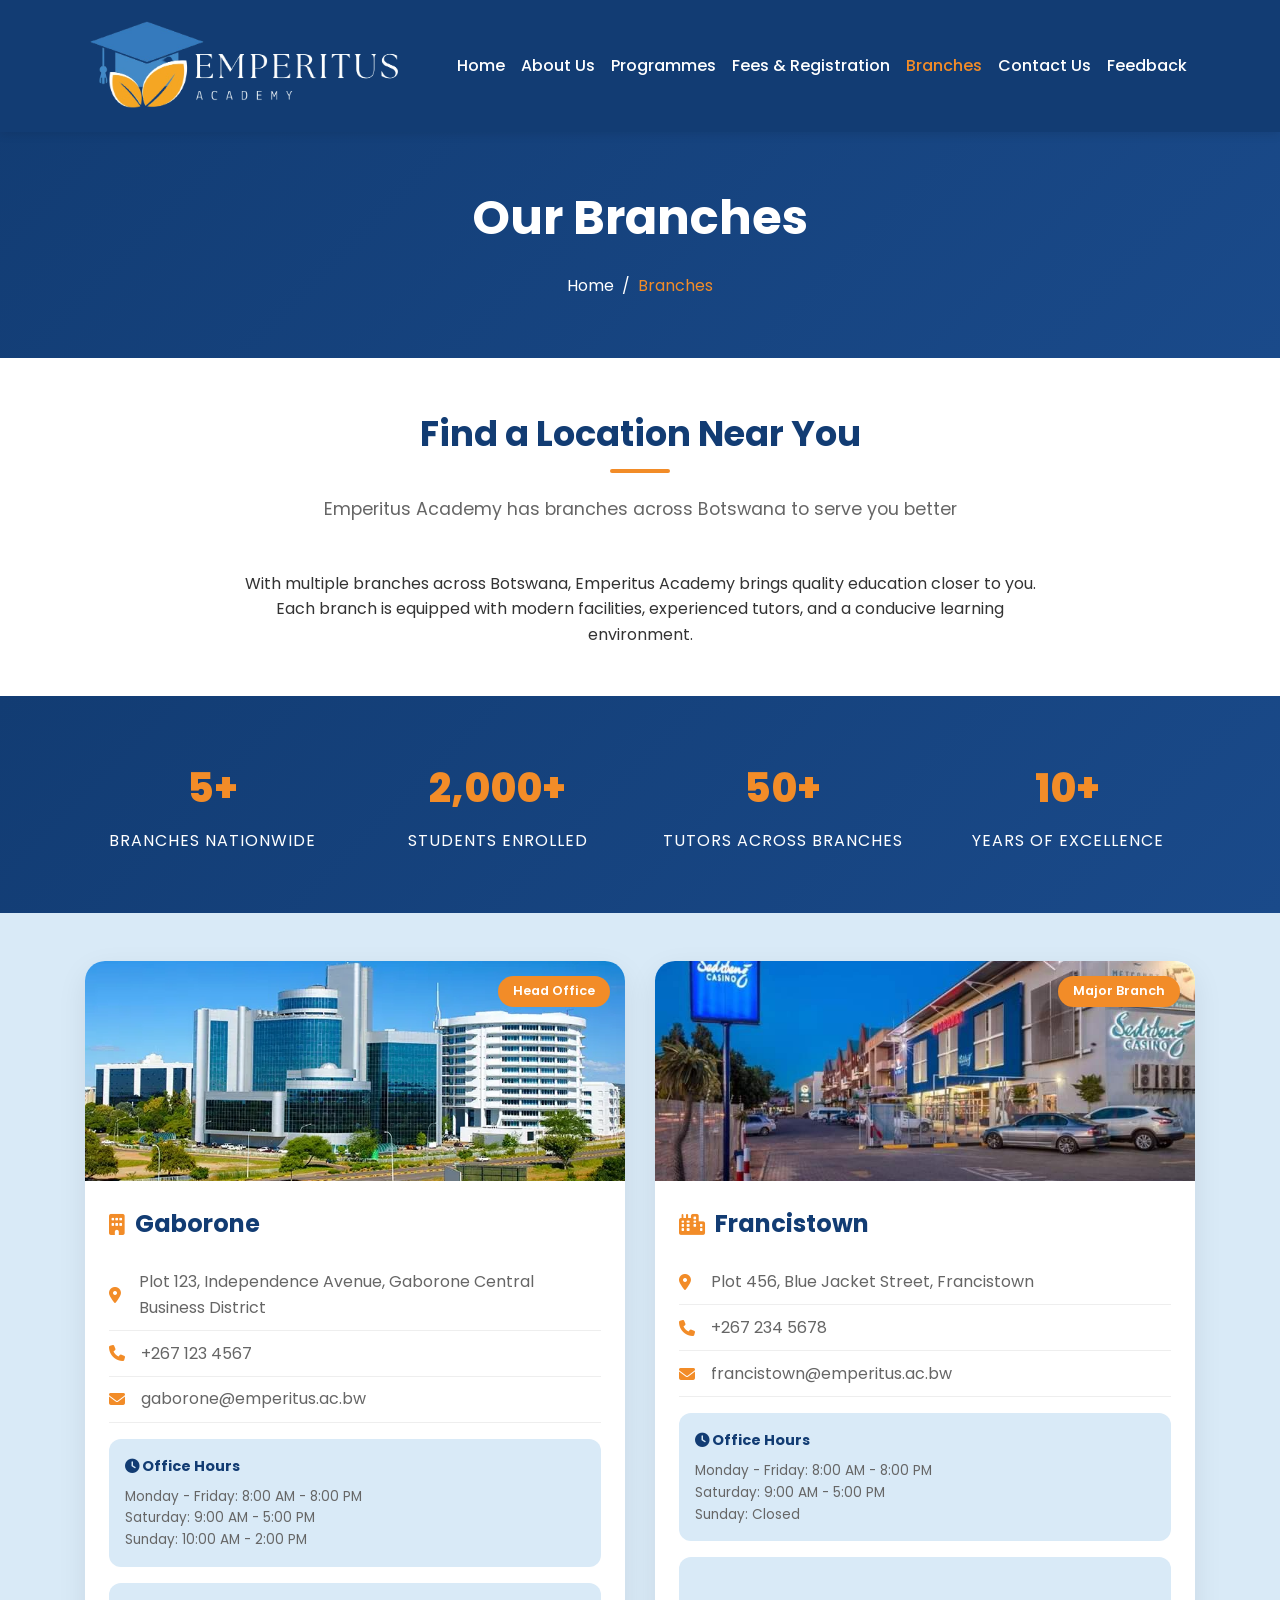
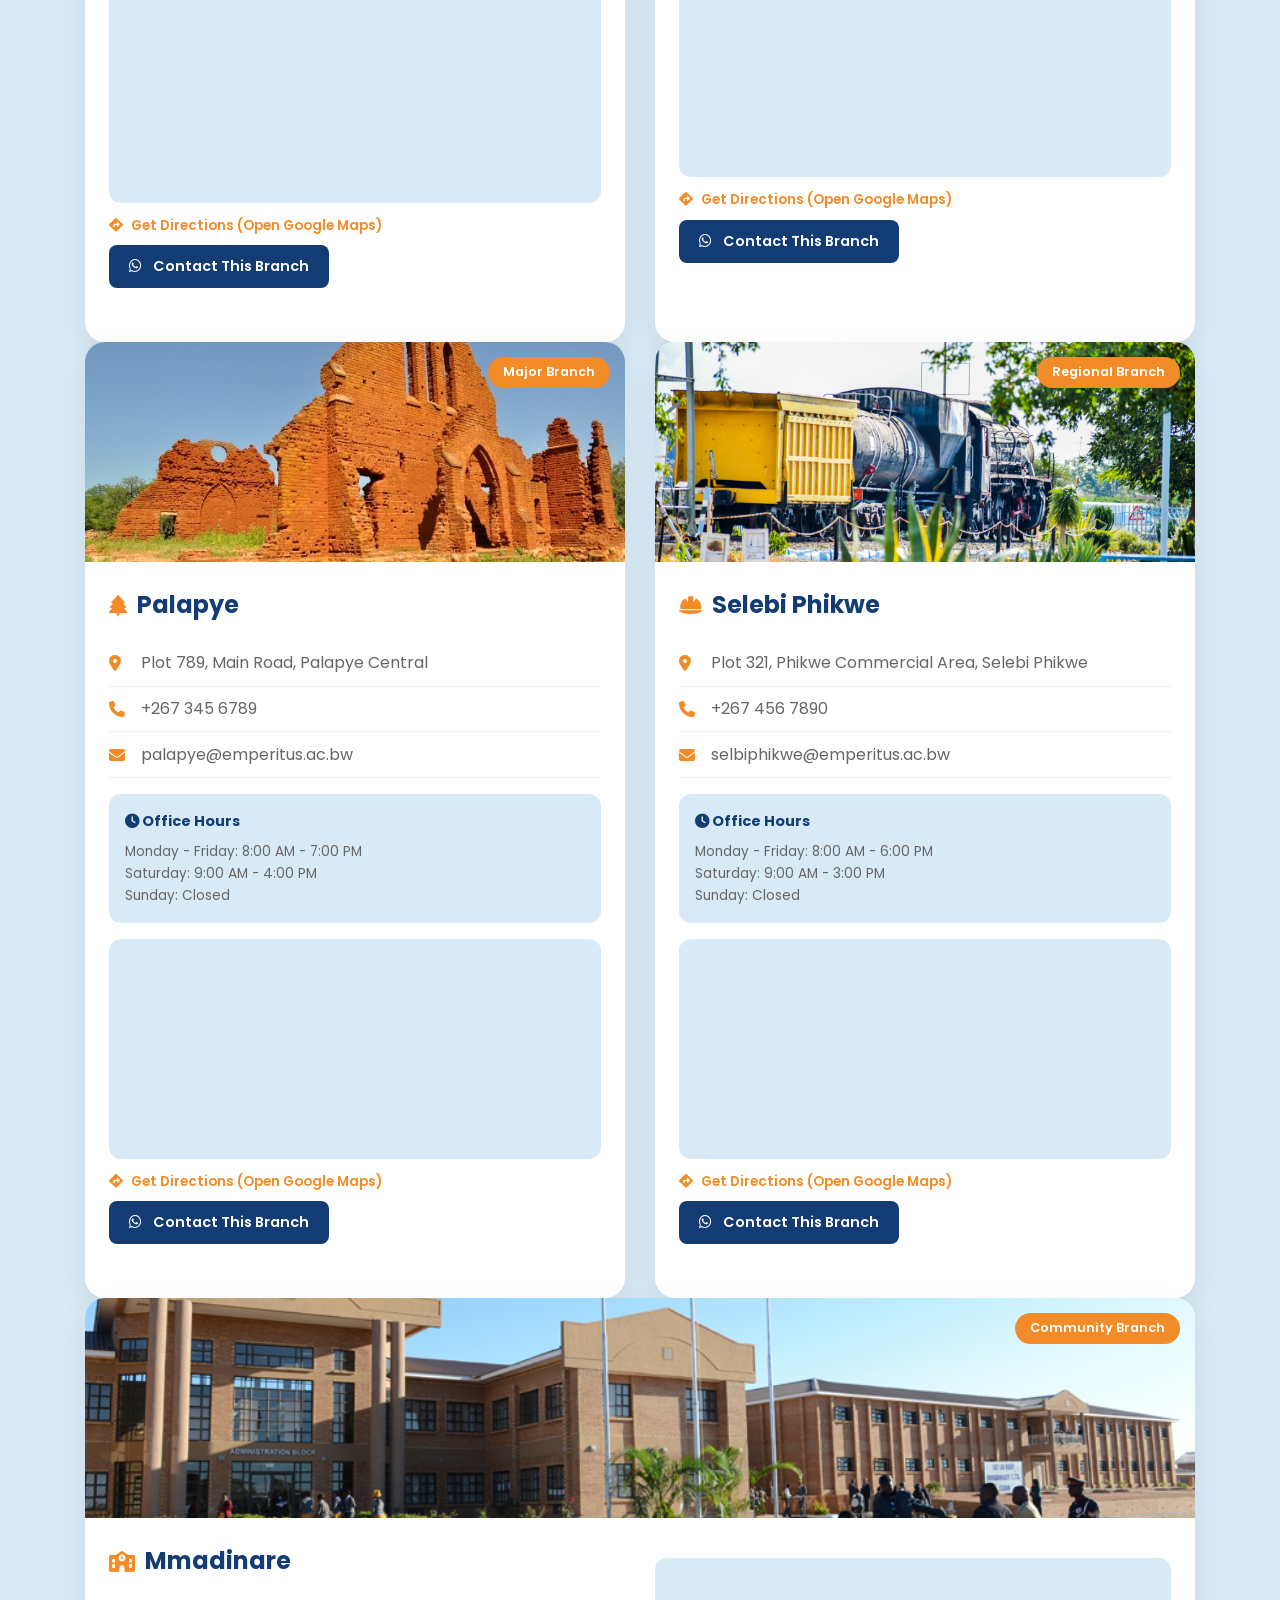
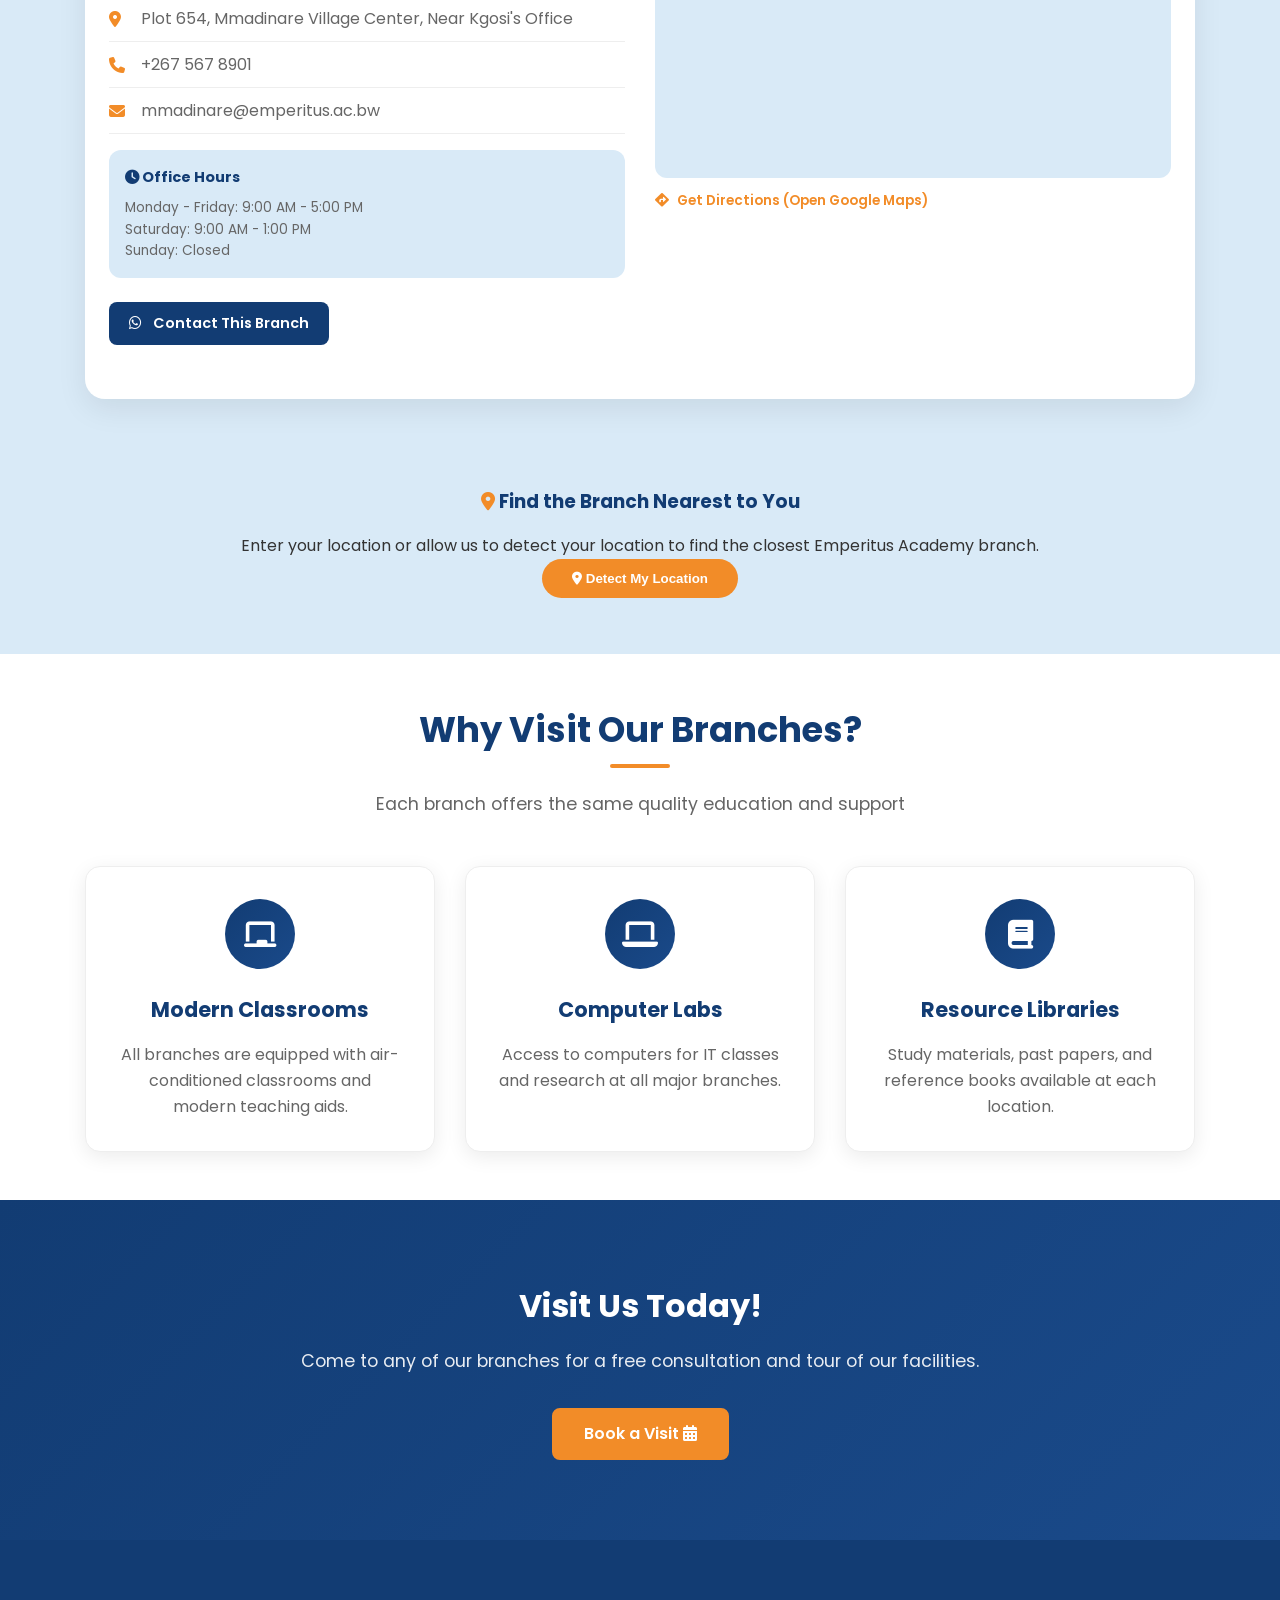
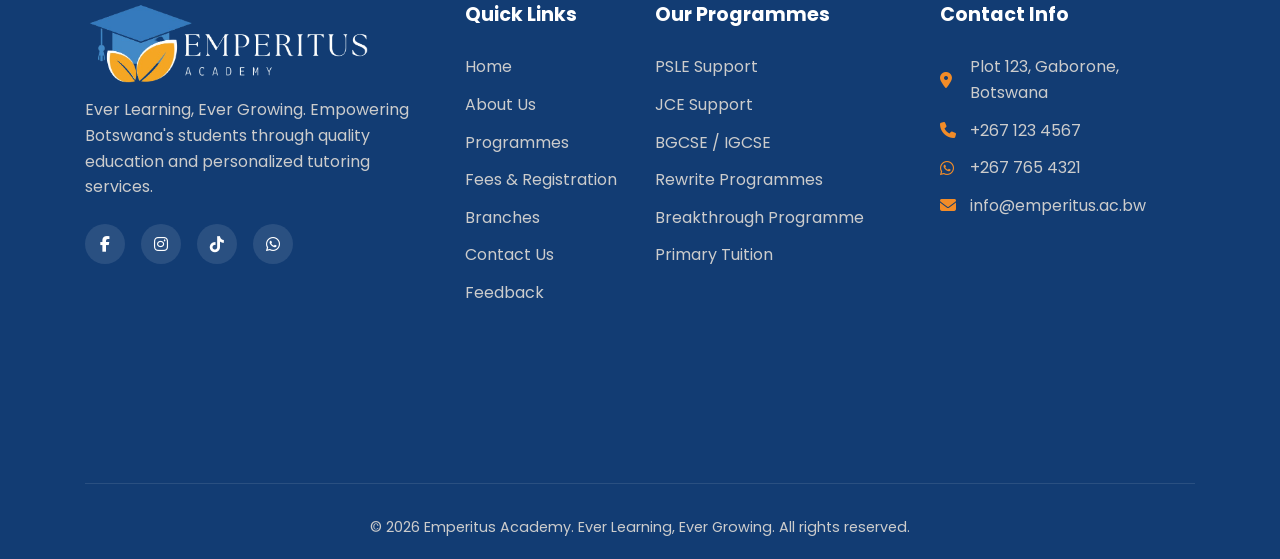
<file: branches.html>
<!DOCTYPE html>
<html lang="en">
<head>
    <meta charset="UTF-8">
    <meta name="viewport" content="width=device-width, initial-scale=1.0">
    <meta name="description" content="Find Emperitus Academy branches across Botswana. Locations in Gaborone, Francistown, Palapye, Selebi Phikwe, and Mmadinare. Contact details and office hours.">
    <meta name="keywords" content="branches, locations, Gaborone, Francistown, Palapye, Selebi Phikwe, Mmadinare, Emperitus Academy">
    <meta name="author" content="Emperitus Academy">
    <title>Branches | Emperitus Academy - Find a Location Near You</title>
    
     <!--Favicon-->
    <link rel="shortcut icon" href="img/emperitus_Logo.png" type="image/x-icon">

    <!-- Font Awesome Icons -->
    <link rel="stylesheet" href="https://cdnjs.cloudflare.com/ajax/libs/font-awesome/6.4.0/css/all.min.css">
    
    <!-- Google Fonts -->
    <link href="https://fonts.googleapis.com/css2?family=Poppins:wght@300;400;500;600;700;800&display=swap" rel="stylesheet">
    
    <!-- External CSS (No Bootstrap) -->
    <link rel="stylesheet" href="css/styles.css">
    
    <style>
        /* Additional page-specific styles for Branches page */
        
        /* Branch Card Styles */
        .branch-card {
            background: var(--white);
            border-radius: 20px;
            overflow: hidden;
            box-shadow: 0 10px 30px rgba(0,0,0,0.08);
            transition: all 0.3s ease;
            height: 100%;
            margin-bottom: 30px;
        }
        
        .branch-card:hover {
            transform: translateY(-10px);
            box-shadow: 0 20px 40px rgba(0,0,0,0.15);
        }
        
        .branch-image {
            height: 220px;
            overflow: hidden;
            position: relative;
        }
        
        .branch-image img {
            width: 100%;
            height: 100%;
            object-fit: cover;
            transition: transform 0.3s ease;
        }
        
        .branch-card:hover .branch-image img {
            transform: scale(1.05);
        }
        
        .branch-badge {
            position: absolute;
            top: 15px;
            right: 15px;
            background: var(--accent);
            color: var(--white);
            padding: 5px 15px;
            border-radius: 20px;
            font-size: 0.8rem;
            font-weight: 600;
        }
        
        .branch-info {
            padding: 1.5rem;
        }
        
        .branch-info h3 {
            color: var(--primary-dark);
            font-size: 1.5rem;
            margin-bottom: 1rem;
            display: flex;
            align-items: center;
            gap: 10px;
        }
        
        .branch-info h3 i {
            color: var(--accent);
            font-size: 1.3rem;
        }
        
        .branch-details {
            list-style: none;
            padding: 0;
            margin: 1rem 0;
        }
        
        .branch-details li {
            padding: 0.6rem 0;
            display: flex;
            align-items: center;
            gap: 12px;
            border-bottom: 1px solid #eee;
            color: var(--gray);
        }
        
        .branch-details li i {
            width: 20px;
            color: var(--accent);
        }
        
        .branch-hours {
            background: var(--primary-light);
            padding: 1rem;
            border-radius: 12px;
            margin: 1rem 0;
        }
        
        .branch-hours h4 {
            color: var(--primary-dark);
            font-size: 0.9rem;
            margin-bottom: 0.5rem;
        }
        
        .branch-hours p {
            color: var(--gray);
            font-size: 0.85rem;
            margin: 0;
        }
        
        .branch-map {
            margin-top: 1rem;
            border-radius: 12px;
            overflow: hidden;
            height: 220px;
            background: var(--primary-light);
        }
        
        .branch-map iframe {
            width: 100%;
            height: 100%;
            border: none;
        }
        
        .directions-link {
            display: inline-block;
            margin-top: 0.75rem;
            color: var(--accent);
            text-decoration: none;
            font-weight: 600;
            font-size: 0.85rem;
            transition: all 0.3s ease;
        }
        
        .directions-link i {
            margin-right: 5px;
        }
        
        .directions-link:hover {
            color: var(--primary-dark);
            transform: translateX(5px);
        }
        
        /* Contact Button */
        .branch-contact-btn {
            display: inline-block;
            background: var(--primary-dark);
            color: var(--white);
            padding: 10px 20px;
            border-radius: 8px;
            text-decoration: none;
            font-weight: 600;
            font-size: 0.9rem;
            transition: all 0.3s ease;
            margin-top: 0.5rem;
        }
        
        .branch-contact-btn i {
            margin-right: 8px;
        }
        
        .branch-contact-btn:hover {
            background: var(--accent);
            transform: translateY(-2px);
        }
        
        /* Branch Stats */
        .branch-stats {
            background: linear-gradient(135deg, var(--primary-dark), #1a4a8a);
            padding: 60px 0;
            color: var(--white);
            text-align: center;
        }
        
        .stat-box {
            text-align: center;
        }
        
        .stat-number {
            font-size: 2.5rem;
            font-weight: 800;
            color: var(--accent);
            margin-bottom: 0.5rem;
        }
        
        /* CTA for Nearest Branch */
        .nearest-branch {
            background: var(--primary-light);
            padding: 40px 0;
            text-align: center;
        }
        
        .nearest-branch h3 {
            color: var(--primary-dark);
            margin-bottom: 1rem;
        }
        
        .find-location-btn {
            background: var(--accent);
            color: var(--white);
            border: none;
            padding: 12px 30px;
            border-radius: 30px;
            font-weight: 600;
            cursor: pointer;
            transition: all 0.3s ease;
        }
        
        .find-location-btn:hover {
            background: var(--primary-dark);
            transform: translateY(-2px);
        }
        
        /* Modal Styles */
        .modal {
            display: none;
            position: fixed;
            top: 0;
            left: 0;
            width: 100%;
            height: 100%;
            background: rgba(0,0,0,0.8);
            z-index: 2000;
            align-items: center;
            justify-content: center;
        }
        
        .modal-content {
            background: var(--white);
            border-radius: 20px;
            max-width: 90%;
            width: 800px;
            position: relative;
            overflow: hidden;
        }
        
        .modal-header {
            background: var(--primary-dark);
            color: var(--white);
            padding: 1rem;
            display: flex;
            justify-content: space-between;
            align-items: center;
        }
        
        .modal-header h3 {
            margin: 0;
        }
        
        .modal-close {
            background: none;
            border: none;
            color: var(--white);
            font-size: 1.5rem;
            cursor: pointer;
        }
        
        .modal-body {
            padding: 1rem;
        }
        
        .modal-body iframe {
            width: 100%;
            height: 450px;
            border: none;
            border-radius: 10px;
        }
        
        .modal-directions {
            margin-top: 1rem;
            text-align: center;
        }
        
        .modal-directions a {
            display: inline-block;
            background: var(--accent);
            color: var(--white);
            padding: 10px 25px;
            border-radius: 8px;
            text-decoration: none;
            font-weight: 600;
            transition: all 0.3s ease;
        }
        
        .modal-directions a:hover {
            background: var(--primary-dark);
            transform: translateY(-2px);
        }
    </style>
</head>
<body>

<!-- Navigation Bar (Pure CSS) -->
<nav class="navbar">
    <div class="container">
       <img src="img/emperitus_Logo.png" alt="" height="100">
        <button class="navbar-toggler" id="navbarToggler">
            <i class="fas fa-bars"></i>
        </button>
        <div class="navbar-collapse" id="navbarNav">
            <ul class="navbar-nav">
                <li class="nav-item"><a class="nav-link" href="index.html">Home</a></li>
                <li class="nav-item"><a class="nav-link" href="about.html">About Us</a></li>
                <li class="nav-item"><a class="nav-link" href="programmes.html">Programmes</a></li>
                <li class="nav-item"><a class="nav-link" href="fees.html">Fees & Registration</a></li>
                <li class="nav-item"><a class="nav-link active" href="branches.html">Branches</a></li>
                <li class="nav-item"><a class="nav-link" href="contact.html">Contact Us</a></li>
                <li class="nav-item"><a class="nav-link" href="feedback.html">Feedback</a></li>
            </ul>
        </div>
    </div>
</nav>

<!-- Page Header -->
<section class="page-header">
    <div class="container">
        <h1>Our Branches</h1>
        <ul class="breadcrumb">
            <li class="breadcrumb-item"><a href="index.html">Home</a></li>
            <li class="breadcrumb-item active">Branches</li>
        </ul>
    </div>
</section>

<!-- Branches Introduction -->
<section class="py-5">
    <div class="container">
        <div class="section-header">
            <h2 class="section-title">Find a Location Near You</h2>
            <p>Emperitus Academy has branches across Botswana to serve you better</p>
        </div>
        <div class="row">
            <div class="col-lg-12">
                <div class="story-content text-center" style="max-width: 800px; margin: 0 auto;">
                    <p>With multiple branches across Botswana, Emperitus Academy brings quality education closer to you. Each branch is equipped with modern facilities, experienced tutors, and a conducive learning environment.</p>
                </div>
            </div>
        </div>
    </div>
</section>

<!-- Branch Stats -->
<section class="branch-stats">
    <div class="container">
        <div class="row">
            <div class="col-md-3 col-sm-6">
                <div class="stat-box">
                    <div class="stat-number">5+</div>
                    <div class="stat-label">Branches Nationwide</div>
                </div>
            </div>
            <div class="col-md-3 col-sm-6">
                <div class="stat-box">
                    <div class="stat-number">2,000+</div>
                    <div class="stat-label">Students Enrolled</div>
                </div>
            </div>
            <div class="col-md-3 col-sm-6">
                <div class="stat-box">
                    <div class="stat-number">50+</div>
                    <div class="stat-label">Tutors Across Branches</div>
                </div>
            </div>
            <div class="col-md-3 col-sm-6">
                <div class="stat-box">
                    <div class="stat-number">10+</div>
                    <div class="stat-label">Years of Excellence</div>
                </div>
            </div>
        </div>
    </div>
</section>

<!-- Branches Grid Section (Based on Documentation) -->
<section class="py-5" style="background-color: var(--primary-light);">
    <div class="container">
        <div class="row">
            <!-- Gaborone Branch (Head Office) -->
            <div class="col-lg-6">
                <div class="branch-card">
                    <div class="branch-image">
                        <img src="img/gaborone.webp" alt="Gaborone Branch - Emperitus Academy Head Office">
                        <span class="branch-badge">Head Office</span>
                    </div>
                    <div class="branch-info">
                        <h3><i class="fas fa-building"></i> Gaborone</h3>
                        <ul class="branch-details">
                            <li><i class="fas fa-map-marker-alt"></i> Plot 123, Independence Avenue, Gaborone Central Business District</li>
                            <li><i class="fas fa-phone"></i> +267 123 4567</li>
                            <li><i class="fas fa-envelope"></i> gaborone@emperitus.ac.bw</li>
                        </ul>
                        <div class="branch-hours">
                            <h4><i class="fas fa-clock"></i> Office Hours</h4>
                            <p>Monday - Friday: 8:00 AM - 8:00 PM</p>
                            <p>Saturday: 9:00 AM - 5:00 PM</p>
                            <p>Sunday: 10:00 AM - 2:00 PM</p>
                        </div>
                        <!-- Embedded Google Map for Gaborone -->
                        <div class="branch-map">
                            <iframe src="https://www.google.com/maps/embed?pb=!1m18!1m12!1m3!1d3625.656853855069!2d25.89031187521733!3d-24.669937078054147!2m3!1f0!2f0!3f0!3m2!1i1024!2i768!4f13.1!3m3!1m2!1s0x1ebb5ba78b26b5c3%3A0x1ea941756cc2c961!2sEmperitus%20Academy%20-%20Gaborone!5e0!3m2!1sen!2sbw!4v1775377401328!5m2!1sen!2sbw" allowfullscreen="" loading="lazy" referrerpolicy="no-referrer-when-downgrade"></iframe>
                        </div>
                        <a href="https://www.google.com/maps/dir/?api=1&destination=Emperitus+Academy+Gaborone" target="_blank" class="directions-link"><i class="fas fa-directions"></i> Get Directions (Open Google Maps)</a>
                        <div>
                            <a href="contact.html" class="branch-contact-btn"><i class="fab fa-whatsapp"></i> Contact This Branch</a>
                        </div>
                    </div>
                </div>
            </div>
            
            <!-- Francistown Branch -->
            <div class="col-lg-6">
                <div class="branch-card">
                    <div class="branch-image">
                        <img src="img/ghetto.jpg" alt="Francistown Branch">
                        <span class="branch-badge">Major Branch</span>
                    </div>
                    <div class="branch-info">
                        <h3><i class="fas fa-city"></i> Francistown</h3>
                        <ul class="branch-details">
                            <li><i class="fas fa-map-marker-alt"></i> Plot 456, Blue Jacket Street, Francistown</li>
                            <li><i class="fas fa-phone"></i> +267 234 5678</li>
                            <li><i class="fas fa-envelope"></i> francistown@emperitus.ac.bw</li>
                        </ul>
                        <div class="branch-hours">
                            <h4><i class="fas fa-clock"></i> Office Hours</h4>
                            <p>Monday - Friday: 8:00 AM - 8:00 PM</p>
                            <p>Saturday: 9:00 AM - 5:00 PM</p>
                            <p>Sunday: Closed</p>
                        </div>
                        <div class="branch-map">
                            <iframe src="https://www.google.com/maps/embed?pb=!1m18!1m12!1m3!1d3664.5!2d27.5!3d-21.2!2m3!1f0!2f0!3f0!3m2!1i1024!2i768!4f13.1!3m3!1m2!1s0x1eaf3d7b5a5b5b5b%3A0x5b5b5b5b5b5b5b5b!2sFrancistown%2C%20Botswana!5e0!3m2!1sen!2sbw!4v1700000000000!5m2!1sen!2sbw" allowfullscreen="" loading="lazy" referrerpolicy="no-referrer-when-downgrade"></iframe>
                        </div>
                        <a href="https://www.google.com/maps/dir/?api=1&destination=Francistown+Botswana" target="_blank" class="directions-link"><i class="fas fa-directions"></i> Get Directions (Open Google Maps)</a>
                        <div>
                            <a href="contact.html" class="branch-contact-btn"><i class="fab fa-whatsapp"></i> Contact This Branch</a>
                        </div>
                    </div>
                </div>
            </div>
            
            <!-- Palapye Branch -->
            <div class="col-lg-6">
                <div class="branch-card">
                    <div class="branch-image">
                        <img src="img/py.jpg" alt="Palapye Branch">
                        <span class="branch-badge">Major Branch</span>
                    </div>
                    <div class="branch-info">
                        <h3><i class="fas fa-tree"></i> Palapye</h3>
                        <ul class="branch-details">
                            <li><i class="fas fa-map-marker-alt"></i> Plot 789, Main Road, Palapye Central</li>
                            <li><i class="fas fa-phone"></i> +267 345 6789</li>
                            <li><i class="fas fa-envelope"></i> palapye@emperitus.ac.bw</li>
                        </ul>
                        <div class="branch-hours">
                            <h4><i class="fas fa-clock"></i> Office Hours</h4>
                            <p>Monday - Friday: 8:00 AM - 7:00 PM</p>
                            <p>Saturday: 9:00 AM - 4:00 PM</p>
                            <p>Sunday: Closed</p>
                        </div>
                        <div class="branch-map">
                            <iframe src="https://www.google.com/maps/embed?pb=1m18!1m12!1m3!1d3660!2d27.12!3d-22.55!2m3!1f0!2f0!3f0!3m2!1i1024!2i768!4f13.1!3m3!1m2!1s0x1eaf3d7b5a5b5b5b%3A0x5b5b5b5b5b5b5b5b!2sPalapye%2C%20Botswana!5e0!3m2!1sen!2sbw!4v1700000000000!5m2!1sen!2sbw" allowfullscreen="" loading="lazy" referrerpolicy="no-referrer-when-downgrade"></iframe>
                        </div>
                        <a href="https://www.google.com/maps/dir/?api=1&destination=Palapye+Botswana" target="_blank" class="directions-link"><i class="fas fa-directions"></i> Get Directions (Open Google Maps)</a>
                        <div>
                            <a href="contact.html" class="branch-contact-btn"><i class="fab fa-whatsapp"></i> Contact This Branch</a>
                        </div>
                    </div>
                </div>
            </div>
            
            <!-- Selebi Phikwe Branch -->
            <div class="col-lg-6">
                <div class="branch-card">
                    <div class="branch-image">
                        <img src="img/phikwe.jpg" alt="Selebi Phikwe Branch">
                        <span class="branch-badge">Regional Branch</span>
                    </div>
                    <div class="branch-info">
                        <h3><i class="fas fa-hard-hat"></i> Selebi Phikwe</h3>
                        <ul class="branch-details">
                            <li><i class="fas fa-map-marker-alt"></i> Plot 321, Phikwe Commercial Area, Selebi Phikwe</li>
                            <li><i class="fas fa-phone"></i> +267 456 7890</li>
                            <li><i class="fas fa-envelope"></i> selbiphikwe@emperitus.ac.bw</li>
                        </ul>
                        <div class="branch-hours">
                            <h4><i class="fas fa-clock"></i> Office Hours</h4>
                            <p>Monday - Friday: 8:00 AM - 6:00 PM</p>
                            <p>Saturday: 9:00 AM - 3:00 PM</p>
                            <p>Sunday: Closed</p>
                        </div>
                        <div class="branch-map">
                            <iframe src="https://www.google.com/maps/embed?pb=1m18!1m12!1m3!1d3655!2d27.85!3d-21.98!2m3!1f0!2f0!3f0!3m2!1i1024!2i768!4f13.1!3m3!1m2!1s0x1eaf3d7b5a5b5b5b%3A0x5b5b5b5b5b5b5b5b!2sSelebi-Phikwe%2C%20Botswana!5e0!3m2!1sen!2sbw!4v1700000000000!5m2!1sen!2sbw" allowfullscreen="" loading="lazy" referrerpolicy="no-referrer-when-downgrade"></iframe>
                        </div>
                        <a href="https://www.google.com/maps/dir/?api=1&destination=Selebi+Phikwe+Botswana" target="_blank" class="directions-link"><i class="fas fa-directions"></i> Get Directions (Open Google Maps)</a>
                        <div>
                            <a href="contact.html" class="branch-contact-btn"><i class="fab fa-whatsapp"></i> Contact This Branch</a>
                        </div>
                    </div>
                </div>
            </div>
            
            <!-- Mmadinare Branch -->
            <div class="col-lg-12" style="margin-top: 0;">
                <div class="branch-card">
                    <div class="branch-image">
                        <img src="img/mmadinare.jpg" alt="Mmadinare Branch">
                        <span class="branch-badge">Community Branch</span>
                    </div>
                    <div class="branch-info">
                        <div class="row">
                            <div class="col-lg-6">
                                <h3><i class="fas fa-school"></i> Mmadinare</h3>
                                <ul class="branch-details">
                                    <li><i class="fas fa-map-marker-alt"></i> Plot 654, Mmadinare Village Center, Near Kgosi's Office</li>
                                    <li><i class="fas fa-phone"></i> +267 567 8901</li>
                                    <li><i class="fas fa-envelope"></i> mmadinare@emperitus.ac.bw</li>
                                </ul>
                                <div class="branch-hours">
                                    <h4><i class="fas fa-clock"></i> Office Hours</h4>
                                    <p>Monday - Friday: 9:00 AM - 5:00 PM</p>
                                    <p>Saturday: 9:00 AM - 1:00 PM</p>
                                    <p>Sunday: Closed</p>
                                </div>
                                <a href="contact.html" class="branch-contact-btn"><i class="fab fa-whatsapp"></i> Contact This Branch</a>
                            </div>
                            <div class="col-lg-6">
                                <div class="branch-map" style="height: 220px;">
                                    <iframe src="https://www.google.com/maps/embed?pb=1m18!1m12!1m3!1d3650!2d27.6!3d-21.85!2m3!1f0!2f0!3f0!3m2!1i1024!2i768!4f13.1!3m3!1m2!1s0x1eaf3d7b5a5b5b5b%3A0x5b5b5b5b5b5b5b5b!2sMmadinare%2C%20Botswana!5e0!3m2!1sen!2sbw!4v1700000000000!5m2!1sen!2sbw" allowfullscreen="" loading="lazy" referrerpolicy="no-referrer-when-downgrade"></iframe>
                                </div>
                                <a href="https://www.google.com/maps/dir/?api=1&destination=Mmadinare+Botswana" target="_blank" class="directions-link"><i class="fas fa-directions"></i> Get Directions (Open Google Maps)</a>
                            </div>
                        </div>
                    </div>
                </div>
            </div>
        </div>
    </div>
</section>

<!-- Find Nearest Branch Section -->
<section class="nearest-branch">
    <div class="container">
        <div class="row">
            <div class="col-lg-12">
                <h3><i class="fas fa-location-dot" style="color: var(--accent);"></i> Find the Branch Nearest to You</h3>
                <p>Enter your location or allow us to detect your location to find the closest Emperitus Academy branch.</p>
                <button class="find-location-btn" onclick="findNearestBranch()"><i class="fas fa-map-marker-alt"></i> Detect My Location</button>
                <div id="locationResult" style="margin-top: 1rem; color: var(--primary-dark); font-weight: 500;"></div>
            </div>
        </div>
    </div>
</section>

<!-- Why Choose Our Branches Section -->
<section class="py-5">
    <div class="container">
        <div class="section-header">
            <h2 class="section-title">Why Visit Our Branches?</h2>
            <p>Each branch offers the same quality education and support</p>
        </div>
        <div class="row">
            <div class="col-md-4">
                <div class="feature-card">
                    <div class="feature-icon"><i class="fas fa-chalkboard"></i></div>
                    <h3>Modern Classrooms</h3>
                    <p>All branches are equipped with air-conditioned classrooms and modern teaching aids.</p>
                </div>
            </div>
            <div class="col-md-4">
                <div class="feature-card">
                    <div class="feature-icon"><i class="fas fa-laptop"></i></div>
                    <h3>Computer Labs</h3>
                    <p>Access to computers for IT classes and research at all major branches.</p>
                </div>
            </div>
            <div class="col-md-4">
                <div class="feature-card">
                    <div class="feature-icon"><i class="fas fa-book"></i></div>
                    <h3>Resource Libraries</h3>
                    <p>Study materials, past papers, and reference books available at each location.</p>
                </div>
            </div>
        </div>
    </div>
</section>

<!-- Call to Action -->
<section class="cta-section">
    <div class="container">
        <div class="row">
            <div class="col-lg-8" style="margin: 0 auto; text-align: center;">
                <h2>Visit Us Today!</h2>
                <p>Come to any of our branches for a free consultation and tour of our facilities.</p>
                <a href="contact.html" class="btn btn-accent btn-lg">Book a Visit <i class="fas fa-calendar-alt"></i></a>
            </div>
        </div>
    </div>
</section>

<!-- Footer -->
<footer>
    <div class="container">
        <div class="row">
            <div class="col-lg-4 col-md-6">
               <img src="img/emperitus_Logo.png" alt="" height="20%">
                <p>Ever Learning, Ever Growing. Empowering Botswana's students through quality education and personalized tutoring services.</p>
                <div class="social-links">
                    <a href="#"><i class="fab fa-facebook-f"></i></a>
                    <a href="#"><i class="fab fa-instagram"></i></a>
                    <a href="#"><i class="fab fa-tiktok"></i></a>
                    <a href="#"><i class="fab fa-whatsapp"></i></a>
                </div>
            </div>
            <div class="col-lg-2 col-md-6">
                <h4>Quick Links</h4>
                <ul>
                    <li><a href="index.html">Home</a></li>
                    <li><a href="about.html">About Us</a></li>
                    <li><a href="programmes.html">Programmes</a></li>
                    <li><a href="fees.html">Fees & Registration</a></li>
                    <li><a href="branches.html">Branches</a></li>
                    <li><a href="contact.html">Contact Us</a></li>
                    <li><a href="feedback.html">Feedback</a></li>
                </ul>
            </div>
            <div class="col-lg-3 col-md-6">
                <h4>Our Programmes</h4>
                <ul>
                    <li><a href="programmes.html">PSLE Support</a></li>
                    <li><a href="programmes.html">JCE Support</a></li>
                    <li><a href="programmes.html">BGCSE / IGCSE</a></li>
                    <li><a href="programmes.html">Rewrite Programmes</a></li>
                    <li><a href="programmes.html">Breakthrough Programme</a></li>
                    <li><a href="programmes.html">Primary Tuition</a></li>
                </ul>
            </div>
            <div class="col-lg-3 col-md-6">
                <h4>Contact Info</h4>
                <ul class="contact-info">
                    <li><i class="fas fa-map-marker-alt"></i> Plot 123, Gaborone, Botswana</li>
                    <li><i class="fas fa-phone"></i> +267 123 4567</li>
                    <li><i class="fab fa-whatsapp"></i> +267 765 4321</li>
                    <li><i class="fas fa-envelope"></i> info@emperitus.ac.bw</li>
                </ul>
            </div>
        </div>
        <div class="footer-bottom">
            <p>&copy; 2026 Emperitus Academy. Ever Learning, Ever Growing. All rights reserved.</p>
        </div>
    </div>
</footer>

<!-- Back to Top Button -->
<button id="backToTop" class="back-to-top">
    <i class="fas fa-arrow-up"></i>
</button>

<!-- JavaScript -->
<script>
    // Mobile navigation toggle
    const toggler = document.getElementById('navbarToggler');
    const navCollapse = document.getElementById('navbarNav');
    if (toggler && navCollapse) {
        toggler.addEventListener('click', () => {
            navCollapse.classList.toggle('show');
        });
    }
    
    // Back to top button
    const backBtn = document.getElementById('backToTop');
    window.addEventListener('scroll', () => {
        if (window.scrollY > 300) {
            backBtn.classList.add('show');
        } else {
            backBtn.classList.remove('show');
        }
    });
    backBtn.addEventListener('click', () => {
        window.scrollTo({ top: 0, behavior: 'smooth' });
    });
    
    // Find Nearest Branch
    function findNearestBranch() {
        const resultDiv = document.getElementById('locationResult');
        resultDiv.innerHTML = '<i class="fas fa-spinner fa-spin"></i> Detecting your location...';
        
        if (navigator.geolocation) {
            navigator.geolocation.getCurrentPosition(
                function(position) {
                    resultDiv.innerHTML = '<i class="fas fa-check-circle" style="color: var(--accent);"></i> Based on your location, the closest branch is <strong>Gaborone</strong> (approximately 2.5 km away). <a href="https://www.google.com/maps/dir/?api=1&destination=Emperitus+Academy+Gaborone" target="_blank" style="color: var(--accent);">Click here for directions →</a>';
                },
                function(error) {
                    resultDiv.innerHTML = '<i class="fas fa-exclamation-triangle"></i> Unable to detect location. Please contact us directly to find your nearest branch.';
                }
            );
        } else {
            resultDiv.innerHTML = '<i class="fas fa-exclamation-triangle"></i> Geolocation is not supported by your browser. Please call +267 123 4567 for branch information.';
        }
    }
</script>
</body>
</html>
</file>
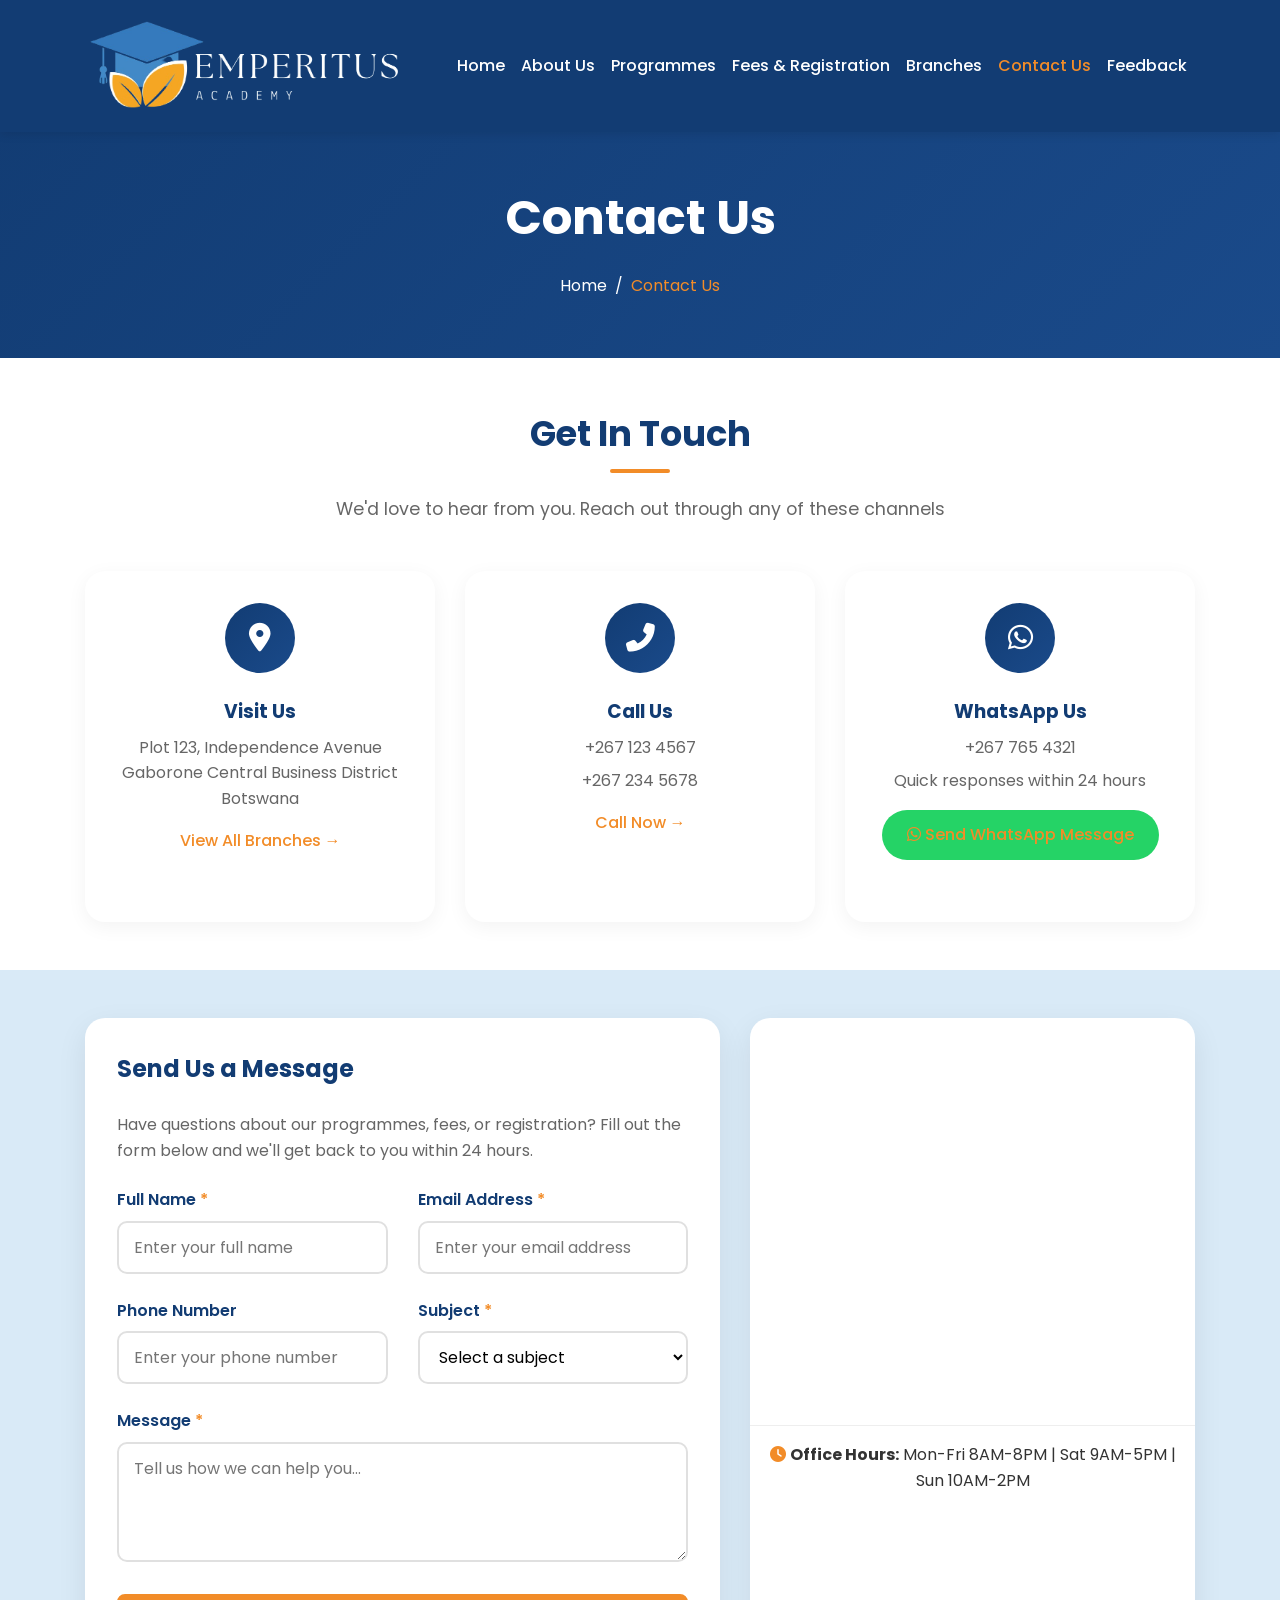
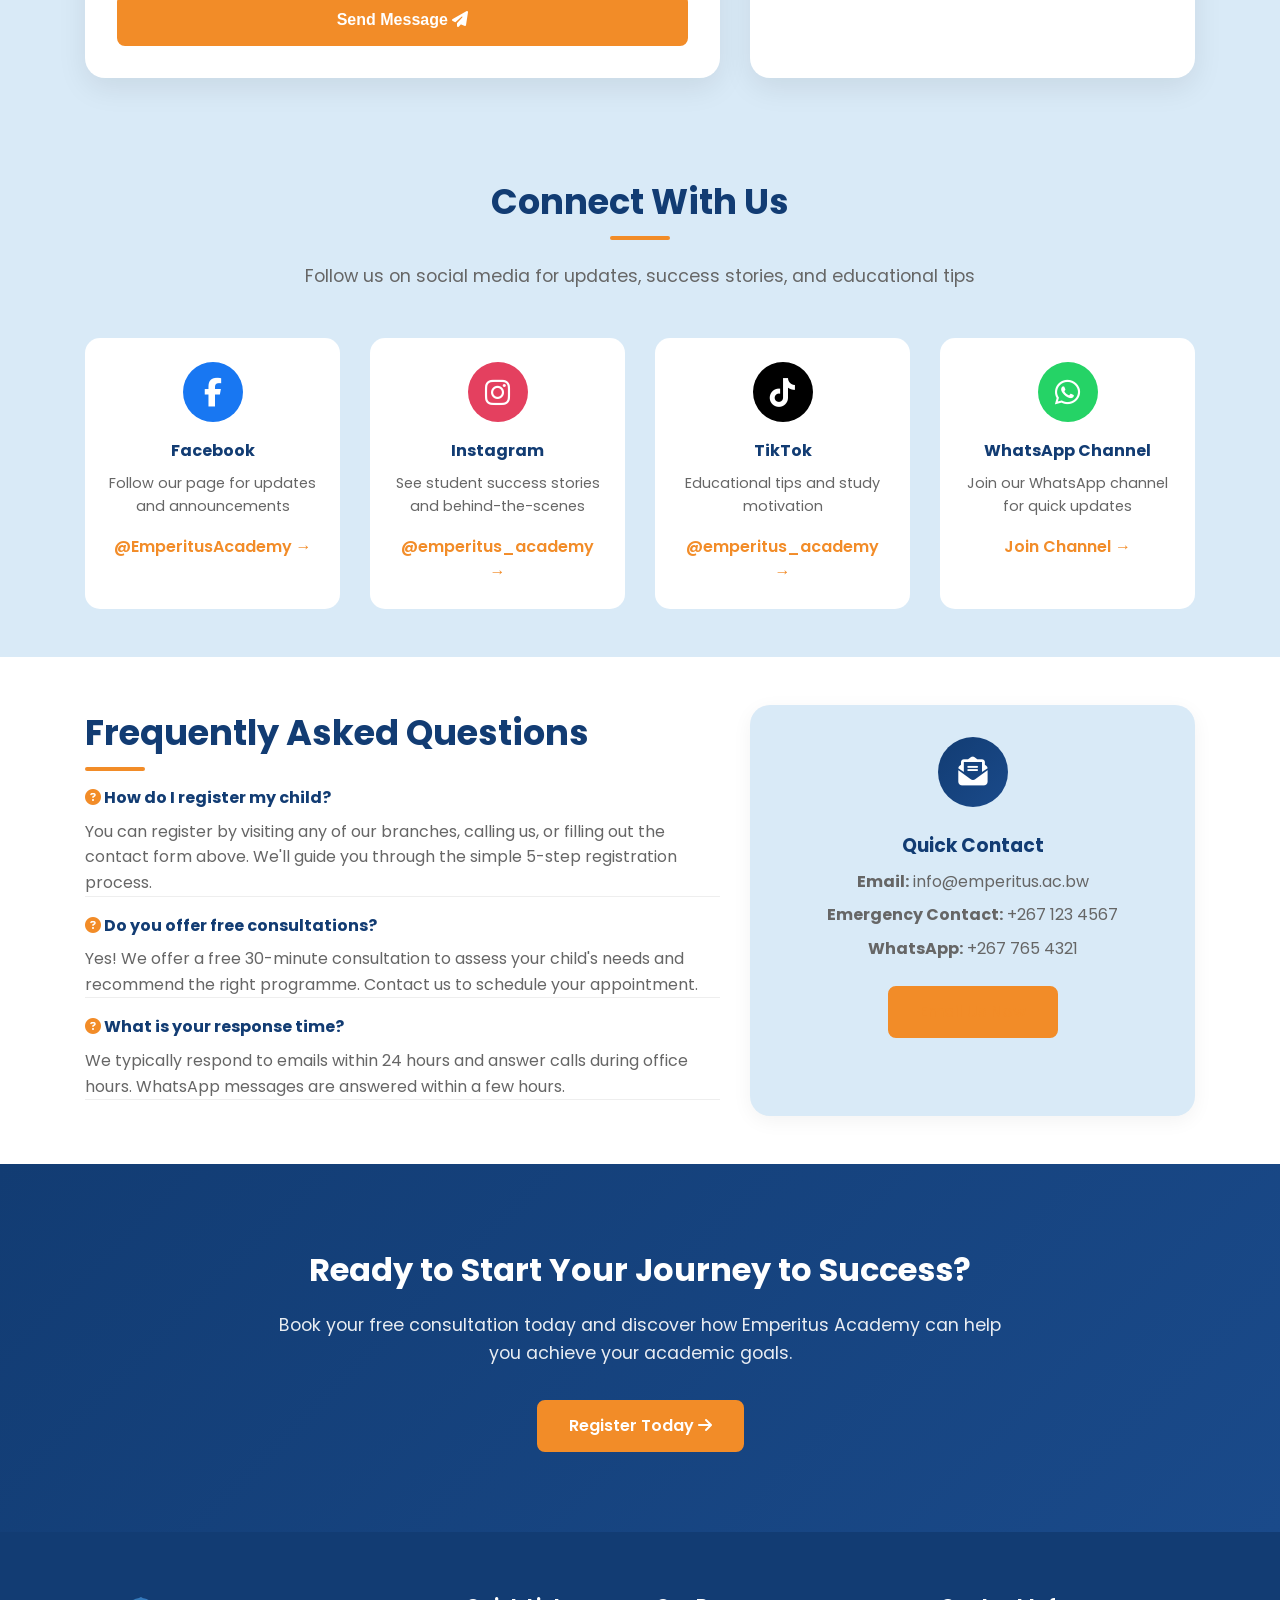
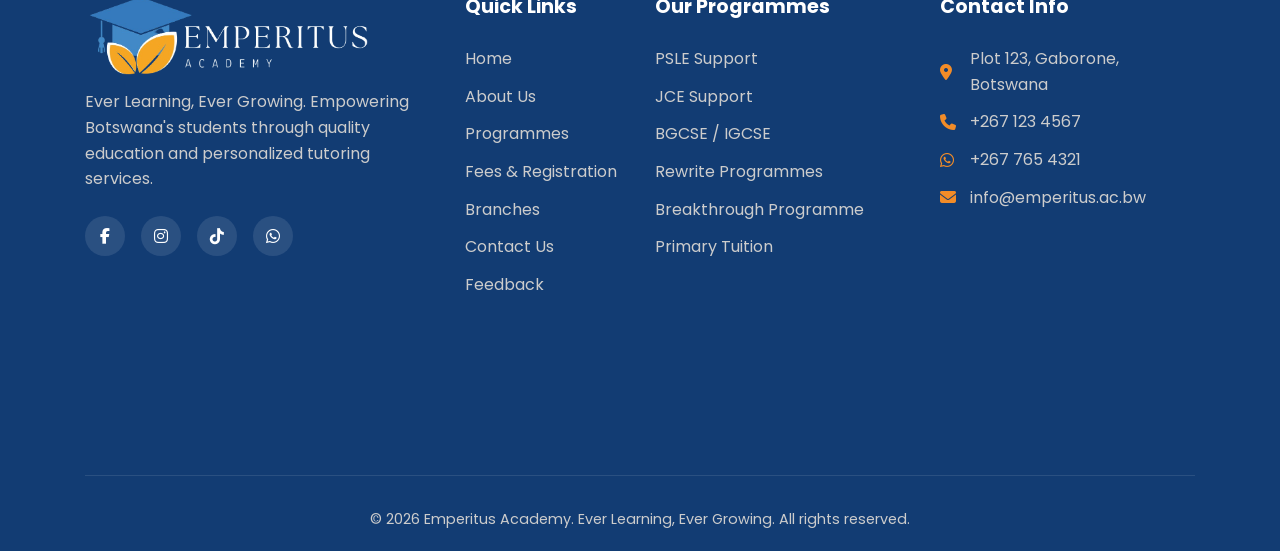
<file: contact.html>
<!DOCTYPE html>
<html lang="en">
<head>
    <meta charset="UTF-8">
    <meta name="viewport" content="width=device-width, initial-scale=1.0">
    <meta name="description" content="Contact Emperitus Academy. Get in touch for inquiries, bookings, or free consultation. Call, email, WhatsApp, or visit our Gaborone location.">
    <meta name="keywords" content="contact us, Emperitus Academy, Gaborone, tutoring inquiries, book a tutor, WhatsApp, Botswana">
    <meta name="author" content="Emperitus Academy">
    <title>Contact Us | Emperitus Academy - Get In Touch</title>
    
     <!--Favicon-->
    <link rel="shortcut icon" href="img/emperitus_Logo.png" type="image/x-icon">

    <!-- Font Awesome Icons -->
    <link rel="stylesheet" href="https://cdnjs.cloudflare.com/ajax/libs/font-awesome/6.4.0/css/all.min.css">
    
    <!-- Google Fonts -->
    <link href="https://fonts.googleapis.com/css2?family=Poppins:wght@300;400;500;600;700;800&display=swap" rel="stylesheet">
    
    <!-- External CSS (No Bootstrap) -->
    <link rel="stylesheet" href="css/styles.css">
    
    <style>
        /* Additional page-specific styles for Contact Us page */
        
        /* Contact Info Cards */
        .contact-info-card {
            background: var(--white);
            border-radius: 20px;
            padding: 2rem;
            text-align: center;
            transition: all 0.3s ease;
            height: 100%;
            box-shadow: 0 5px 20px rgba(0,0,0,0.05);
            margin-bottom: 30px;
        }
        
        .contact-info-card:hover {
            transform: translateY(-10px);
            box-shadow: 0 15px 40px rgba(0,0,0,0.1);
        }
        
        .contact-icon {
            width: 70px;
            height: 70px;
            margin: 0 auto 1.5rem;
            background: linear-gradient(135deg, var(--primary-dark), #1a4a8a);
            border-radius: 50%;
            display: flex;
            align-items: center;
            justify-content: center;
        }
        
        .contact-icon i {
            font-size: 1.8rem;
            color: var(--white);
        }
        
        .contact-info-card h3 {
            color: var(--primary-dark);
            margin-bottom: 0.5rem;
        }
        
        .contact-info-card p {
            color: var(--gray);
            line-height: 1.6;
            margin-bottom: 0.5rem;
        }
        
        .contact-info-card a {
            color: var(--accent);
            text-decoration: none;
            font-weight: 500;
            display: inline-block;
            margin-top: 0.5rem;
        }
        
        .contact-info-card a:hover {
            color: var(--primary-dark);
        }
        
        /* WhatsApp Button */
        .whatsapp-btn {
            display: inline-flex;
            align-items: center;
            gap: 10px;
            background: #25D366;
            color: var(--white);
            padding: 12px 25px;
            border-radius: 50px;
            text-decoration: none;
            font-weight: 600;
            transition: all 0.3s ease;
            margin-top: 1rem;
        }
        
        .whatsapp-btn:hover {
            background: #128C7E;
            transform: translateY(-2px);
            color: var(--white);
        }
        
        /* Contact Form Styles */
        .form-container {
            background: var(--white);
            border-radius: 20px;
            padding: 2rem;
            box-shadow: 0 10px 30px rgba(0,0,0,0.08);
            height: 100%;
        }
        
        .form-group {
            margin-bottom: 1.5rem;
        }
        
        .form-group label {
            display: block;
            margin-bottom: 0.5rem;
            font-weight: 600;
            color: var(--primary-dark);
        }
        
        .form-group label .required {
            color: var(--accent);
        }
        
        .form-control {
            width: 100%;
            padding: 12px 15px;
            font-size: 1rem;
            font-family: 'Poppins', sans-serif;
            border: 2px solid #e0e0e0;
            border-radius: 10px;
            transition: all 0.3s ease;
            background: var(--white);
        }
        
        .form-control:focus {
            outline: none;
            border-color: var(--accent);
            box-shadow: 0 0 0 3px rgba(242,140,40,0.1);
        }
        
        textarea.form-control {
            resize: vertical;
            min-height: 120px;
        }
        
        select.form-control {
            cursor: pointer;
        }
        
        /* Alert Messages */
        .alert {
            padding: 1rem;
            border-radius: 10px;
            margin-bottom: 1.5rem;
            display: none;
        }
        
        .alert-success {
            background: #d4edda;
            color: #155724;
            border: 1px solid #c3e6cb;
        }
        
        .alert-danger {
            background: #f8d7da;
            color: #721c24;
            border: 1px solid #f5c6cb;
        }
        
        /* Map Container */
        .map-container {
            background: var(--white);
            border-radius: 20px;
            overflow: hidden;
            box-shadow: 0 10px 30px rgba(0,0,0,0.08);
            height: 100%;
        }
        
        .map-container iframe {
            width: 100%;
            height: 400px;
            border: none;
        }
        
        /* Social Media Links */
        .social-media-section {
            background: var(--primary-light);
        }
        
        .social-card {
            background: var(--white);
            border-radius: 15px;
            padding: 1.5rem;
            text-align: center;
            transition: all 0.3s ease;
            height: 100%;
        }
        
        .social-card:hover {
            transform: translateY(-5px);
        }
        
        .social-icon {
            width: 60px;
            height: 60px;
            margin: 0 auto 1rem;
            border-radius: 50%;
            display: flex;
            align-items: center;
            justify-content: center;
            font-size: 1.8rem;
            color: var(--white);
        }
        
        .social-icon.facebook { background: #1877f2; }
        .social-icon.instagram { background: #e4405f; }
        .social-icon.tiktok { background: #000000; }
        .social-icon.whatsapp { background: #25D366; }
        
        .social-card h4 {
            color: var(--primary-dark);
            margin-bottom: 0.5rem;
        }
        
        .social-card p {
            color: var(--gray);
            font-size: 0.9rem;
            margin-bottom: 1rem;
        }
        
        .social-card a {
            color: var(--accent);
            text-decoration: none;
            font-weight: 600;
        }
        
        .social-card a:hover {
            color: var(--primary-dark);
        }
    </style>
</head>
<body>

<!-- Navigation Bar (Pure CSS) -->
<nav class="navbar">
    <div class="container">
        <img src="img/emperitus_Logo.png" alt="" height="100">
        <button class="navbar-toggler" id="navbarToggler">
            <i class="fas fa-bars"></i>
        </button>
        <div class="navbar-collapse" id="navbarNav">
            <ul class="navbar-nav">
                <li class="nav-item"><a class="nav-link" href="index.html">Home</a></li>
                <li class="nav-item"><a class="nav-link" href="about.html">About Us</a></li>
                <li class="nav-item"><a class="nav-link" href="programmes.html">Programmes</a></li>
                <li class="nav-item"><a class="nav-link" href="fees.html">Fees & Registration</a></li>
                <li class="nav-item"><a class="nav-link" href="branches.html">Branches</a></li>
                <li class="nav-item"><a class="nav-link active" href="contact.html">Contact Us</a></li>
                <li class="nav-item"><a class="nav-link" href="feedback.html">Feedback</a></li>
            </ul>
        </div>
    </div>
</nav>

<!-- Page Header -->
<section class="page-header">
    <div class="container">
        <h1>Contact Us</h1>
        <ul class="breadcrumb">
            <li class="breadcrumb-item"><a href="index.html">Home</a></li>
            <li class="breadcrumb-item active">Contact Us</li>
        </ul>
    </div>
</section>

<!-- Contact Info Cards Section -->
<section class="py-5">
    <div class="container">
        <div class="section-header">
            <h2 class="section-title">Get In Touch</h2>
            <p>We'd love to hear from you. Reach out through any of these channels</p>
        </div>
        <div class="row">
            <div class="col-md-4">
                <div class="contact-info-card">
                    <div class="contact-icon">
                        <i class="fas fa-map-marker-alt"></i>
                    </div>
                    <h3>Visit Us</h3>
                    <p>Plot 123, Independence Avenue<br>Gaborone Central Business District<br>Botswana</p>
                    <a href="branches.html">View All Branches →</a>
                </div>
            </div>
            <div class="col-md-4">
                <div class="contact-info-card">
                    <div class="contact-icon">
                        <i class="fas fa-phone-alt"></i>
                    </div>
                    <h3>Call Us</h3>
                    <p>+267 123 4567</p>
                    <p>+267 234 5678</p>
                    <a href="tel:+2671234567">Call Now →</a>
                </div>
            </div>
            <div class="col-md-4">
                <div class="contact-info-card">
                    <div class="contact-icon">
                        <i class="fab fa-whatsapp"></i>
                    </div>
                    <h3>WhatsApp Us</h3>
                    <p>+267 765 4321</p>
                    <p>Quick responses within 24 hours</p>
                    <a href="https://wa.me/2677654321" target="_blank" class="whatsapp-btn"><i class="fab fa-whatsapp"></i> Send WhatsApp Message</a>
                </div>
            </div>
        </div>
    </div>
</section>

<!-- Contact Form & Map Section -->
<section class="py-5" style="background-color: var(--primary-light);">
    <div class="container">
        <div class="row">
            <div class="col-lg-7">
                <div class="form-container">
                    <h2 style="margin-bottom: 1.5rem; color: var(--primary-dark);">Send Us a Message</h2>
                    <p style="margin-bottom: 1.5rem; color: var(--gray);">Have questions about our programmes, fees, or registration? Fill out the form below and we'll get back to you within 24 hours.</p>
                    
                    <div id="formAlert" class="alert"></div>
                    
                    <form id="contactForm">
                        <div class="row">
                            <div class="col-md-6">
                                <div class="form-group">
                                    <label for="fullName">Full Name <span class="required">*</span></label>
                                    <input type="text" id="fullName" class="form-control" placeholder="Enter your full name" required>
                                </div>
                            </div>
                            <div class="col-md-6">
                                <div class="form-group">
                                    <label for="email">Email Address <span class="required">*</span></label>
                                    <input type="email" id="email" class="form-control" placeholder="Enter your email address" required>
                                </div>
                            </div>
                        </div>
                        <div class="row">
                            <div class="col-md-6">
                                <div class="form-group">
                                    <label for="phone">Phone Number</label>
                                    <input type="tel" id="phone" class="form-control" placeholder="Enter your phone number">
                                </div>
                            </div>
                            <div class="col-md-6">
                                <div class="form-group">
                                    <label for="subject">Subject <span class="required">*</span></label>
                                    <select id="subject" class="form-control" required>
                                        <option value="">Select a subject</option>
                                        <option value="General Inquiry">General Inquiry</option>
                                        <option value="Programme Information">Programme Information</option>
                                        <option value="Registration Help">Registration Help</option>
                                        <option value="Fee Inquiry">Fee Inquiry</option>
                                        <option value="Scholarship Application">Scholarship Application</option>
                                        <option value="Partnership">Partnership / Collaboration</option>
                                    </select>
                                </div>
                            </div>
                        </div>
                        <div class="form-group">
                            <label for="message">Message <span class="required">*</span></label>
                            <textarea id="message" class="form-control" placeholder="Tell us how we can help you..." required></textarea>
                        </div>
                        <button type="submit" class="btn btn-accent" style="width: 100%;">Send Message <i class="fas fa-paper-plane"></i></button>
                    </form>
                </div>
            </div>
            <div class="col-lg-5">
                <div class="map-container">
                    <iframe src="https://www.google.com/maps/embed?pb=!1m18!1m12!1m3!1d3625.656853855069!2d25.89031187521733!3d-24.669937078054147!2m3!1f0!2f0!3f0!3m2!1i1024!2i768!4f13.1!3m3!1m2!1s0x1ebb5ba78b26b5c3%3A0x1ea941756cc2c961!2sEmperitus%20Academy%20-%20Gaborone!5e0!3m2!1sen!2sbw!4v1775377401328!5m2!1sen!2sbw" allowfullscreen="" loading="lazy" referrerpolicy="no-referrer-when-downgrade"></iframe>
                    <div style="padding: 1rem; background: var(--white); text-align: center; border-top: 1px solid #eee;">
                        <p style="margin: 0;"><i class="fas fa-clock" style="color: var(--accent);"></i> <strong>Office Hours:</strong> Mon-Fri 8AM-8PM | Sat 9AM-5PM | Sun 10AM-2PM</p>
                    </div>
                </div>
            </div>
        </div>
    </div>
</section>

<!-- Social Media Section (Based on Documentation) -->
<section class="social-media-section py-5">
    <div class="container">
        <div class="section-header">
            <h2 class="section-title">Connect With Us</h2>
            <p>Follow us on social media for updates, success stories, and educational tips</p>
        </div>
        <div class="row">
            <div class="col-md-3 col-sm-6">
                <div class="social-card">
                    <div class="social-icon facebook">
                        <i class="fab fa-facebook-f"></i>
                    </div>
                    <h4>Facebook</h4>
                    <p>Follow our page for updates and announcements</p>
                    <a href="https://www.facebook.com/profile.php?id=100093460841081" target="_blank">@EmperitusAcademy →</a>
                </div>
            </div>
            <div class="col-md-3 col-sm-6">
                <div class="social-card">
                    <div class="social-icon instagram">
                        <i class="fab fa-instagram"></i>
                    </div>
                    <h4>Instagram</h4>
                    <p>See student success stories and behind-the-scenes</p>
                    <a href="#" target="_blank">@emperitus_academy →</a>
                </div>
            </div>
            <div class="col-md-3 col-sm-6">
                <div class="social-card">
                    <div class="social-icon tiktok">
                        <i class="fab fa-tiktok"></i>
                    </div>
                    <h4>TikTok</h4>
                    <p>Educational tips and study motivation</p>
                    <a href="#" target="_blank">@emperitus_academy →</a>
                </div>
            </div>
            <div class="col-md-3 col-sm-6">
                <div class="social-card">
                    <div class="social-icon whatsapp">
                        <i class="fab fa-whatsapp"></i>
                    </div>
                    <h4>WhatsApp Channel</h4>
                    <p>Join our WhatsApp channel for quick updates</p>
                    <a href="https://wa.me/2677654321" target="_blank">Join Channel →</a>
                </div>
            </div>
        </div>
    </div>
</section>

<!-- FAQ Quick Section -->
<section class="py-5">
    <div class="container">
        <div class="row align-items-center">
            <div class="col-lg-7">
                <h2 class="section-title" style="margin-bottom: 1.5rem;">Frequently Asked Questions</h2>
                <div class="faq-item" style="margin-bottom: 1rem; border-bottom: 1px solid #eee;">
                    <h4 style="color: var(--primary-dark); margin-bottom: 0.5rem;"><i class="fas fa-question-circle" style="color: var(--accent);"></i> How do I register my child?</h4>
                    <p style="color: var(--gray);">You can register by visiting any of our branches, calling us, or filling out the contact form above. We'll guide you through the simple 5-step registration process.</p>
                </div>
                <div class="faq-item" style="margin-bottom: 1rem; border-bottom: 1px solid #eee;">
                    <h4 style="color: var(--primary-dark); margin-bottom: 0.5rem;"><i class="fas fa-question-circle" style="color: var(--accent);"></i> Do you offer free consultations?</h4>
                    <p style="color: var(--gray);">Yes! We offer a free 30-minute consultation to assess your child's needs and recommend the right programme. Contact us to schedule your appointment.</p>
                </div>
                <div class="faq-item" style="margin-bottom: 1rem; border-bottom: 1px solid #eee;">
                    <h4 style="color: var(--primary-dark); margin-bottom: 0.5rem;"><i class="fas fa-question-circle" style="color: var(--accent);"></i> What is your response time?</h4>
                    <p style="color: var(--gray);">We typically respond to emails within 24 hours and answer calls during office hours. WhatsApp messages are answered within a few hours.</p>
                </div>
            </div>
            <div class="col-lg-5">
                <div class="contact-info-card" style="background: var(--primary-light);">
                    <div class="contact-icon">
                        <i class="fas fa-envelope-open-text"></i>
                    </div>
                    <h3>Quick Contact</h3>
                    <p><strong>Email:</strong> info@emperitus.ac.bw</p>
                    <p><strong>Emergency Contact:</strong> +267 123 4567</p>
                    <p><strong>WhatsApp:</strong> +267 765 4321</p>
                    <a href="mailto:info@emperitus.ac.bw" class="btn btn-accent" style="margin-top: 1rem; display: inline-block;">Email Us Now</a>
                </div>
            </div>
        </div>
    </div>
</section>

<!-- Call to Action -->
<section class="cta-section">
    <div class="container">
        <div class="row">
            <div class="col-lg-8" style="margin: 0 auto; text-align: center;">
                <h2>Ready to Start Your Journey to Success?</h2>
                <p>Book your free consultation today and discover how Emperitus Academy can help you achieve your academic goals.</p>
                <a href="fees.html" class="btn btn-accent btn-lg">Register Today <i class="fas fa-arrow-right"></i></a>
            </div>
        </div>
    </div>
</section>

<!-- Footer -->
<footer>
    <div class="container">
        <div class="row">
            <div class="col-lg-4 col-md-6">
                <img src="img/emperitus_Logo.png" alt="" height="20%">
                <p>Ever Learning, Ever Growing. Empowering Botswana's students through quality education and personalized tutoring services.</p>
                <div class="social-links">
                    <a href="#"><i class="fab fa-facebook-f"></i></a>
                    <a href="#"><i class="fab fa-instagram"></i></a>
                    <a href="#"><i class="fab fa-tiktok"></i></a>
                    <a href="#"><i class="fab fa-whatsapp"></i></a>
                </div>
            </div>
            <div class="col-lg-2 col-md-6">
                <h4>Quick Links</h4>
                <ul>
                    <li><a href="index.html">Home</a></li>
                    <li><a href="about.html">About Us</a></li>
                    <li><a href="programmes.html">Programmes</a></li>
                    <li><a href="fees.html">Fees & Registration</a></li>
                    <li><a href="branches.html">Branches</a></li>
                    <li><a href="contact.html">Contact Us</a></li>
                    <li><a href="feedback.html">Feedback</a></li>
                </ul>
            </div>
            <div class="col-lg-3 col-md-6">
                <h4>Our Programmes</h4>
                <ul>
                    <li><a href="programmes.html">PSLE Support</a></li>
                    <li><a href="programmes.html">JCE Support</a></li>
                    <li><a href="programmes.html">BGCSE / IGCSE</a></li>
                    <li><a href="programmes.html">Rewrite Programmes</a></li>
                    <li><a href="programmes.html">Breakthrough Programme</a></li>
                    <li><a href="programmes.html">Primary Tuition</a></li>
                </ul>
            </div>
            <div class="col-lg-3 col-md-6">
                <h4>Contact Info</h4>
                <ul class="contact-info">
                    <li><i class="fas fa-map-marker-alt"></i> Plot 123, Gaborone, Botswana</li>
                    <li><i class="fas fa-phone"></i> +267 123 4567</li>
                    <li><i class="fab fa-whatsapp"></i> +267 765 4321</li>
                    <li><i class="fas fa-envelope"></i> info@emperitus.ac.bw</li>
                </ul>
            </div>
        </div>
        <div class="footer-bottom">
            <p>&copy; 2026 Emperitus Academy. Ever Learning, Ever Growing. All rights reserved.</p>
        </div>
    </div>
</footer>

<!-- Back to Top Button -->
<button id="backToTop" class="back-to-top">
    <i class="fas fa-arrow-up"></i>
</button>

<!-- JavaScript -->
<script>
    // Mobile navigation toggle
    const toggler = document.getElementById('navbarToggler');
    const navCollapse = document.getElementById('navbarNav');
    if (toggler && navCollapse) {
        toggler.addEventListener('click', () => {
            navCollapse.classList.toggle('show');
        });
    }
    
    // Back to top button
    const backBtn = document.getElementById('backToTop');
    window.addEventListener('scroll', () => {
        if (window.scrollY > 300) {
            backBtn.classList.add('show');
        } else {
            backBtn.classList.remove('show');
        }
    });
    backBtn.addEventListener('click', () => {
        window.scrollTo({ top: 0, behavior: 'smooth' });
    });
    
    // Contact Form Validation and Submission (HTML5 + JavaScript)
    const contactForm = document.getElementById('contactForm');
    const formAlert = document.getElementById('formAlert');
    
    contactForm.addEventListener('submit', function(e) {
        e.preventDefault();
        
        // Get form values
        const fullName = document.getElementById('fullName').value.trim();
        const email = document.getElementById('email').value.trim();
        const subject = document.getElementById('subject').value;
        const message = document.getElementById('message').value.trim();
        
        // Validation
        if (!fullName) {
            showAlert('Please enter your full name.', 'danger');
            return;
        }
        
        if (!email) {
            showAlert('Please enter your email address.', 'danger');
            return;
        }
        
        const emailPattern = /^[^\s@]+@[^\s@]+\.[^\s@]+$/;
        if (!emailPattern.test(email)) {
            showAlert('Please enter a valid email address.', 'danger');
            return;
        }
        
        if (!subject) {
            showAlert('Please select a subject.', 'danger');
            return;
        }
        
        if (!message) {
            showAlert('Please enter your message.', 'danger');
            return;
        }
        
        if (message.length < 10) {
            showAlert('Message must be at least 10 characters.', 'danger');
            return;
        }
        
        // If all valid, show success message
        showAlert('Thank you for contacting Emperitus Academy! We will get back to you within 24 hours.', 'success');
        contactForm.reset();
        
        // Clear success message after 5 seconds
        setTimeout(() => {
            formAlert.style.display = 'none';
        }, 5000);
    });
    
    function showAlert(message, type) {
        formAlert.textContent = message;
        formAlert.className = `alert alert-${type}`;
        formAlert.style.display = 'block';
        
        // Auto-hide after 5 seconds for success
        if (type === 'success') {
            setTimeout(() => {
                formAlert.style.display = 'none';
            }, 5000);
        }
    }
</script>
</body>
</html>
</file>
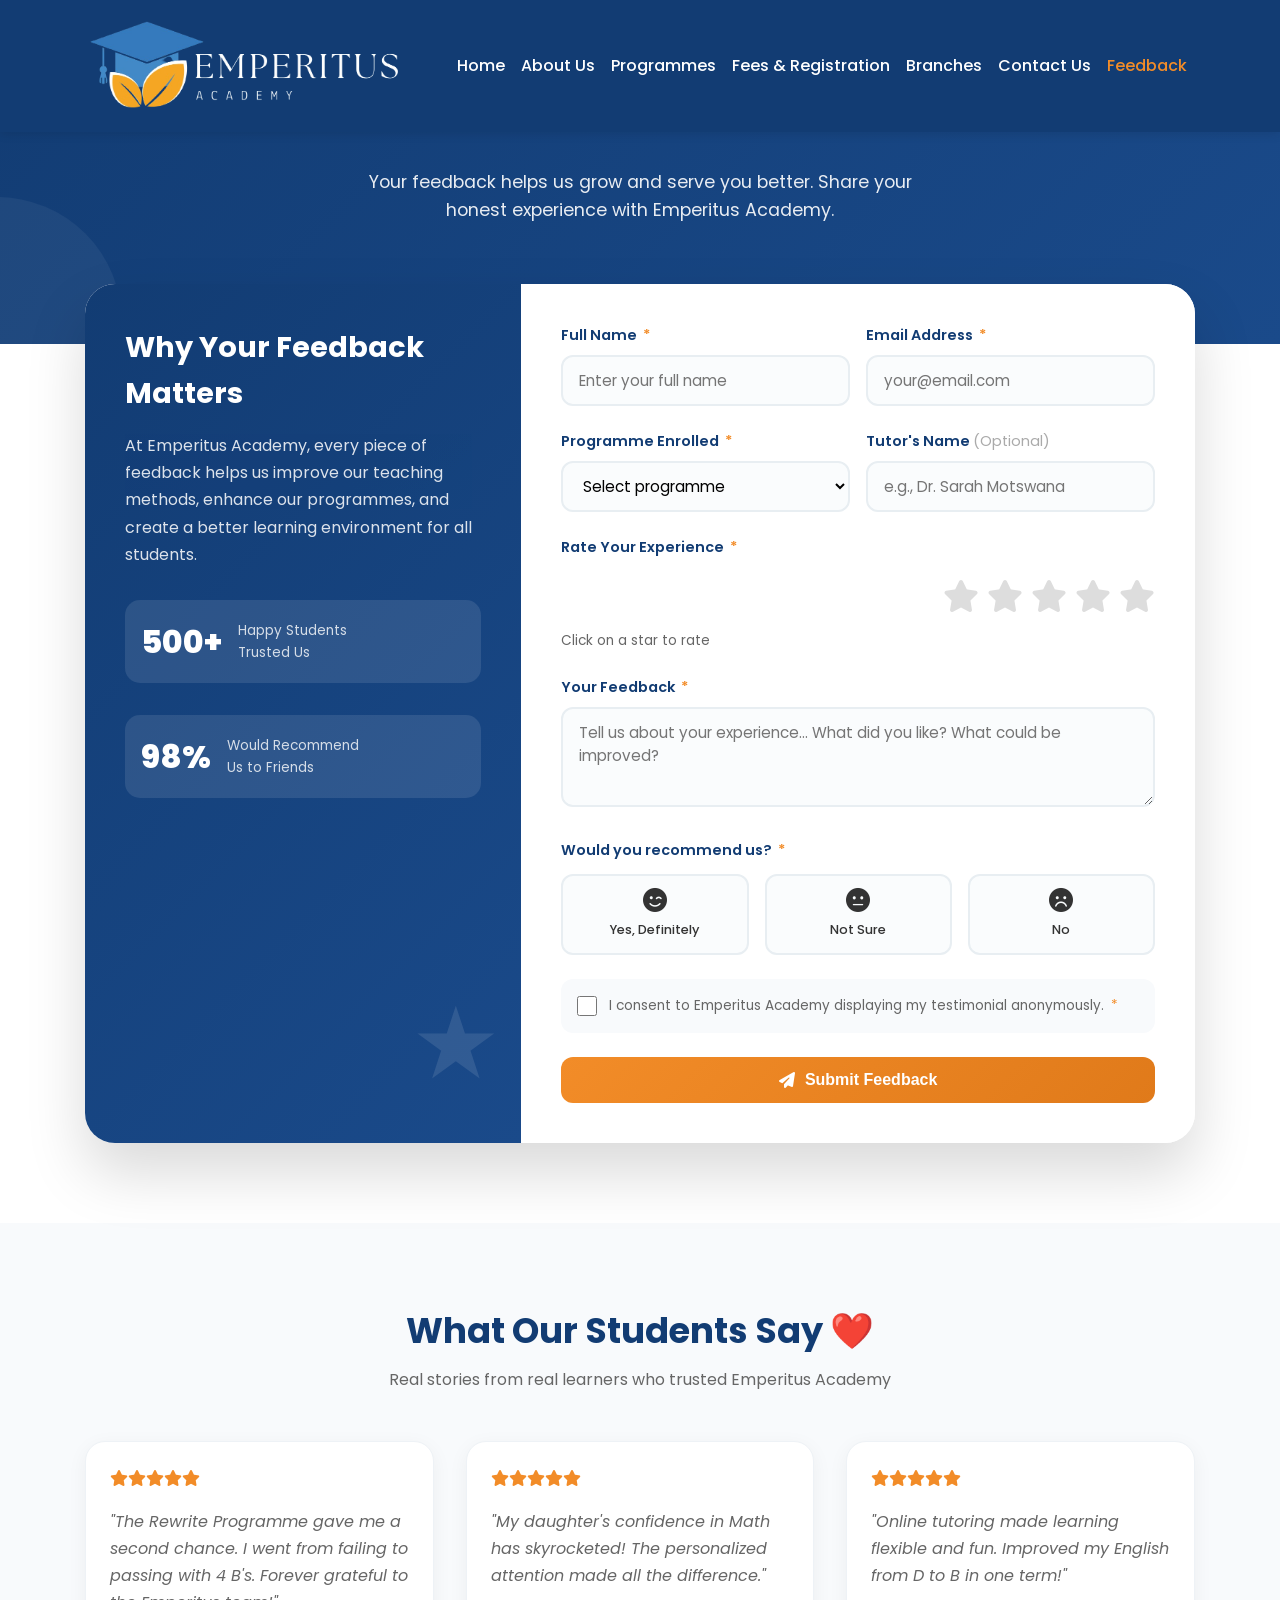
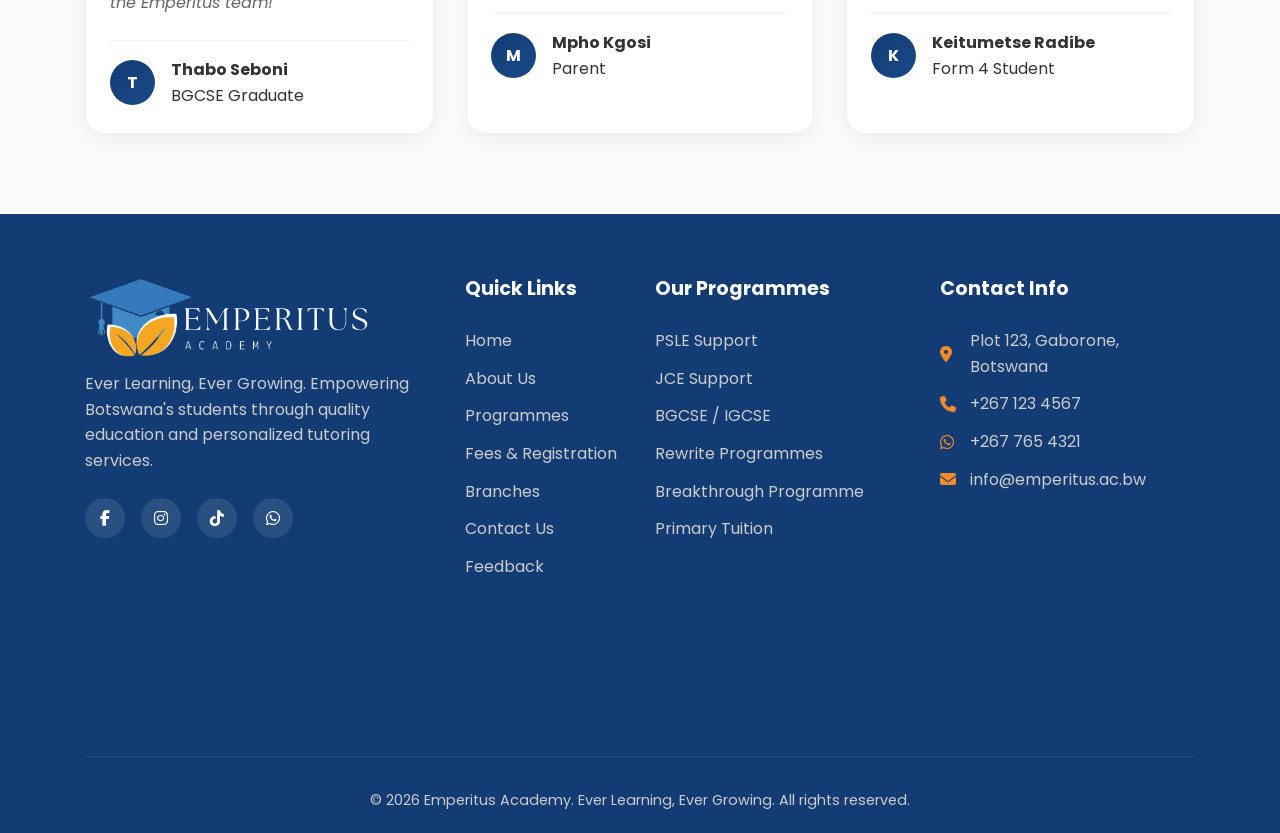
<file: feedback.html>
<!DOCTYPE html>
<html lang="en">
<head>
    <meta charset="UTF-8">
    <meta name="viewport" content="width=device-width, initial-scale=1.0">
    <meta name="description" content="Share your feedback with Emperitus Academy. Rate your experience, leave a testimonial, and help us improve. Your voice matters to us!">
    <meta name="keywords" content="feedback, testimonial, student review, rating, Emperitus Academy, share experience">
    <meta name="author" content="Emperitus Academy">
    <title>Feedback | Emperitus Academy - Share Your Experience</title>
    
     <!--Favicon-->
    <link rel="shortcut icon" href="img/emperitus_Logo.png" type="image/x-icon">

    <!-- Font Awesome Icons -->
    <link rel="stylesheet" href="https://cdnjs.cloudflare.com/ajax/libs/font-awesome/6.4.0/css/all.min.css">
    
    <!-- Google Fonts -->
    <link href="https://fonts.googleapis.com/css2?family=Poppins:wght@300;400;500;600;700;800&display=swap" rel="stylesheet">
    
    <!-- External CSS (No Bootstrap) -->
    <link rel="stylesheet" href="css/styles.css">
    
    <style>
        /* Additional unique styles for Feedback page */
        
        /* Hero Section with Gradient */
        .feedback-hero {
            background: linear-gradient(135deg, var(--primary-dark), #1a4a8a);
            padding: 80px 0 120px;
            color: var(--white);
            text-align: center;
            position: relative;
            overflow: hidden;
        }
        
        .feedback-hero::before {
            content: '';
            position: absolute;
            top: -50%;
            right: -20%;
            width: 300px;
            height: 300px;
            background: rgba(255,255,255,0.05);
            border-radius: 50%;
        }
        
        .feedback-hero::after {
            content: '';
            position: absolute;
            bottom: -30%;
            left: -10%;
            width: 250px;
            height: 250px;
            background: rgba(255,255,255,0.05);
            border-radius: 50%;
        }
        
        .feedback-hero h1 {
            font-size: 2.8rem;
            margin-bottom: 1rem;
            position: relative;
            z-index: 1;
        }
        
        .feedback-hero p {
            font-size: 1.1rem;
            max-width: 600px;
            margin: 0 auto;
            opacity: 0.9;
            position: relative;
            z-index: 1;
        }
        
        /* Main Form Container */
        .form-main-container {
            margin-top: -60px;
            position: relative;
            z-index: 10;
            padding-bottom: 80px;
        }
        
        .form-wrapper {
            background: var(--white);
            border-radius: 30px;
            box-shadow: 0 30px 60px rgba(0,0,0,0.15);
            overflow: hidden;
            display: flex;
            flex-wrap: wrap;
        }
        
        .form-left {
            flex: 1.2;
            background: linear-gradient(135deg, var(--primary-dark), #1a4a8a);
            padding: 2.5rem;
            color: var(--white);
            position: relative;
            overflow: hidden;
        }
        
        .form-left::before {
            content: '★';
            position: absolute;
            bottom: 20px;
            right: 20px;
            font-size: 100px;
            opacity: 0.1;
            color: var(--white);
        }
        
        .form-left h3 {
            font-size: 1.8rem;
            margin-bottom: 1rem;
        }
        
        .form-left p {
            opacity: 0.85;
            line-height: 1.7;
            margin-bottom: 2rem;
        }
        
        .stat-badge {
            display: flex;
            align-items: center;
            gap: 1rem;
            margin-top: 2rem;
            padding: 1rem;
            background: rgba(255,255,255,0.1);
            border-radius: 15px;
        }
        
        .stat-badge .number {
            font-size: 2rem;
            font-weight: 800;
        }
        
        .stat-badge .text {
            font-size: 0.85rem;
            opacity: 0.8;
        }
        
        .form-right {
            flex: 2;
            padding: 2.5rem;
            background: var(--white);
        }
        
        /* Modern Form Styles */
        .modern-form .input-group {
            margin-bottom: 1.5rem;
        }
        
        .modern-form label {
            display: block;
            margin-bottom: 0.5rem;
            font-weight: 600;
            color: var(--primary-dark);
            font-size: 0.9rem;
        }
        
        .modern-form label .required {
            color: var(--accent);
            margin-left: 3px;
        }
        
        .modern-form input,
        .modern-form select,
        .modern-form textarea {
            width: 100%;
            padding: 12px 16px;
            font-size: 0.95rem;
            font-family: 'Poppins', sans-serif;
            border: 2px solid #e8eef2;
            border-radius: 12px;
            transition: all 0.3s ease;
            background: #fafcfd;
        }
        
        .modern-form input:focus,
        .modern-form select:focus,
        .modern-form textarea:focus {
            outline: none;
            border-color: var(--accent);
            background: var(--white);
            box-shadow: 0 0 0 3px rgba(242,140,40,0.1);
        }
        
        .modern-form textarea {
            resize: vertical;
            min-height: 100px;
        }
        
        /* Enhanced Star Rating */
        .rating-section {
            margin-bottom: 1.5rem;
        }
        
        .rating-section label {
            display: block;
            margin-bottom: 0.75rem;
            font-weight: 600;
            color: var(--primary-dark);
        }
        
        .star-rating-modern {
            display: flex;
            flex-direction: row-reverse;
            justify-content: flex-start;
            gap: 8px;
        }
        
        .star-rating-modern input {
            display: none;
        }
        
        .star-rating-modern label {
            font-size: 2rem;
            color: #ddd;
            cursor: pointer;
            transition: all 0.2s ease;
            margin: 0;
            padding: 0;
        }
        
        .star-rating-modern label:hover,
        .star-rating-modern label:hover ~ label,
        .star-rating-modern input:checked ~ label {
            color: var(--accent);
            transform: scale(1.05);
        }
        
        .rating-feedback-text {
            margin-top: 0.5rem;
            font-size: 0.85rem;
            color: var(--gray);
        }
        
        /* Recommendation Toggle */
        .recommend-section {
            margin-bottom: 1.5rem;
        }
        
        .recommend-section label {
            display: block;
            margin-bottom: 0.75rem;
            font-weight: 600;
            color: var(--primary-dark);
        }
        
        .recommend-toggle {
            display: flex;
            gap: 1rem;
            flex-wrap: wrap;
        }
        
        .toggle-option {
            flex: 1;
            text-align: center;
            padding: 12px;
            border: 2px solid #e8eef2;
            border-radius: 12px;
            cursor: pointer;
            transition: all 0.3s ease;
            background: #fafcfd;
        }
        
        .toggle-option i {
            font-size: 1.5rem;
            display: block;
            margin-bottom: 0.25rem;
        }
        
        .toggle-option span {
            font-size: 0.8rem;
            font-weight: 500;
        }
        
        .toggle-option.selected {
            border-color: var(--accent);
            background: rgba(242,140,40,0.1);
        }
        
        .toggle-option[data-value="yes"].selected {
            border-color: #27AE60;
            background: rgba(39,174,96,0.1);
        }
        
        .toggle-option[data-value="no"].selected {
            border-color: #E74C3C;
            background: rgba(231,76,60,0.1);
        }
        
        /* Consent Checkbox */
        .consent-checkbox {
            display: flex;
            align-items: center;
            gap: 12px;
            margin: 1.5rem 0;
            padding: 1rem;
            background: #f8fafc;
            border-radius: 12px;
        }
        
        .consent-checkbox input {
            width: 20px;
            height: 20px;
            cursor: pointer;
            accent-color: var(--accent);
        }
        
        .consent-checkbox label {
            margin: 0;
            font-weight: normal;
            font-size: 0.85rem;
            color: var(--gray);
            cursor: pointer;
        }
        
        /* Submit Button */
        .submit-btn-modern {
            width: 100%;
            background: linear-gradient(135deg, var(--accent), #e07a1a);
            color: var(--white);
            border: none;
            padding: 14px;
            font-size: 1rem;
            font-weight: 600;
            border-radius: 12px;
            cursor: pointer;
            transition: all 0.3s ease;
            display: flex;
            align-items: center;
            justify-content: center;
            gap: 10px;
        }
        
        .submit-btn-modern:hover {
            transform: translateY(-2px);
            box-shadow: 0 10px 25px rgba(242,140,40,0.3);
        }
        
        /* Testimonials Section */
        .testimonials-section {
            background: #f8fafc;
            padding: 80px 0;
        }
        
        .section-title-modern {
            text-align: center;
            margin-bottom: 3rem;
        }
        
        .section-title-modern h2 {
            font-size: 2.2rem;
            color: var(--primary-dark);
            margin-bottom: 0.5rem;
        }
        
        .section-title-modern p {
            color: var(--gray);
        }
        
        .testimonial-grid-modern {
            display: grid;
            grid-template-columns: repeat(auto-fit, minmax(300px, 1fr));
            gap: 2rem;
        }
        
        .testimonial-card-modern {
            background: var(--white);
            border-radius: 20px;
            padding: 1.5rem;
            box-shadow: 0 5px 20px rgba(0,0,0,0.05);
            transition: all 0.3s ease;
            border: 1px solid #eef2f6;
        }
        
        .testimonial-card-modern:hover {
            transform: translateY(-5px);
            box-shadow: 0 15px 30px rgba(0,0,0,0.1);
        }
        
        .testimonial-stars {
            color: var(--accent);
            margin-bottom: 1rem;
        }
        
        .testimonial-text-modern {
            color: var(--gray);
            line-height: 1.7;
            margin-bottom: 1.5rem;
            font-style: italic;
        }
        
        .testimonial-author-modern {
            display: flex;
            align-items: center;
            gap: 1rem;
            border-top: 1px solid #eef2f6;
            padding-top: 1rem;
        }
        
        .author-avatar-modern {
            width: 45px;
            height: 45px;
            background: linear-gradient(135deg, var(--primary-dark), #1a4a8a);
            border-radius: 50%;
            display: flex;
            align-items: center;
            justify-content: center;
            color: var(--white);
            font-weight: bold;
        }
        
        /* Alert */
        .alert-modern {
            padding: 1rem;
            border-radius: 12px;
            margin-bottom: 1.5rem;
            display: none;
        }
        
        .alert-success {
            background: #d4edda;
            color: #155724;
            border-left: 4px solid #28a745;
        }
        
        .alert-danger {
            background: #f8d7da;
            color: #721c24;
            border-left: 4px solid #dc3545;
        }
        
        @media (max-width: 768px) {
            .feedback-hero h1 {
                font-size: 2rem;
            }
            .form-left {
                display: none;
            }
            .form-right {
                padding: 1.5rem;
            }
            .star-rating-modern label {
                font-size: 1.5rem;
            }
        }
    </style>
</head>
<body>

<!-- Navigation Bar -->
<nav class="navbar">
    <div class="container">
       <img src="img/emperitus_Logo.png" alt="" height="100">
        <button class="navbar-toggler" id="navbarToggler">
            <i class="fas fa-bars"></i>
        </button>
        <div class="navbar-collapse" id="navbarNav">
            <ul class="navbar-nav">
                <li class="nav-item"><a class="nav-link" href="index.html">Home</a></li>
                <li class="nav-item"><a class="nav-link" href="about.html">About Us</a></li>
                <li class="nav-item"><a class="nav-link" href="programmes.html">Programmes</a></li>
                <li class="nav-item"><a class="nav-link" href="fees.html">Fees & Registration</a></li>
                <li class="nav-item"><a class="nav-link" href="branches.html">Branches</a></li>
                <li class="nav-item"><a class="nav-link" href="contact.html">Contact Us</a></li>
                <li class="nav-item"><a class="nav-link active" href="feedback.html">Feedback</a></li>
            </ul>
        </div>
    </div>
</nav>

<!-- Hero Section -->
<section class="feedback-hero">
    <div class="container">
        <h1>We Value Your Voice</h1>
        <p>Your feedback helps us grow and serve you better. Share your honest experience with Emperitus Academy.</p>
    </div>
</section>

<!-- Main Form Container -->
<div class="form-main-container">
    <div class="container">
        <div class="form-wrapper">
            <!-- Left Side - Info Panel -->
            <div class="form-left">
                <h3>Why Your Feedback Matters</h3>
                <p>At Emperitus Academy, every piece of feedback helps us improve our teaching methods, enhance our programmes, and create a better learning environment for all students.</p>
                <div class="stat-badge">
                    <div class="number">500+</div>
                    <div class="text">Happy Students<br>Trusted Us</div>
                </div>
                <div class="stat-badge">
                    <div class="number">98%</div>
                    <div class="text">Would Recommend<br>Us to Friends</div>
                </div>
            </div>
            
            <!-- Right Side - Form -->
            <div class="form-right">
                <div id="formAlert" class="alert-modern"></div>
                
                <form id="feedbackForm" class="modern-form">
                    <!-- Row 1: Name and Email -->
                    <div style="display: flex; gap: 1rem; flex-wrap: wrap;">
                        <div class="input-group" style="flex: 1;">
                            <label>Full Name <span class="required">*</span></label>
                            <input type="text" id="fullName" placeholder="Enter your full name">
                        </div>
                        <div class="input-group" style="flex: 1;">
                            <label>Email Address <span class="required">*</span></label>
                            <input type="email" id="email" placeholder="your@email.com">
                        </div>
                    </div>
                    
                    <!-- Row 2: Programme and Tutor -->
                    <div style="display: flex; gap: 1rem; flex-wrap: wrap;">
                        <div class="input-group" style="flex: 1;">
                            <label>Programme Enrolled <span class="required">*</span></label>
                            <select id="programme">
                                <option value="">Select programme</option>
                                <option value="PSLE Support">PSLE Support</option>
                                <option value="JCE Support">JCE Support</option>
                                <option value="BGCSE / IGCSE">BGCSE / IGCSE</option>
                                <option value="Rewrite Programme">Rewrite Programme</option>
                                <option value="Breakthrough Programme">Breakthrough Programme</option>
                                <option value="Primary Tuition">Primary Tuition</option>
                            </select>
                        </div>
                        <div class="input-group" style="flex: 1;">
                            <label>Tutor's Name <span style="color: #aaa; font-weight: normal;">(Optional)</span></label>
                            <input type="text" id="tutorName" placeholder="e.g., Dr. Sarah Motswana">
                        </div>
                    </div>
                    
                    <!-- Rating Section -->
                    <div class="rating-section">
                        <label>Rate Your Experience <span class="required">*</span></label>
                        <div class="star-rating-modern" id="starRating">
                            <input type="radio" name="rating" id="star5" value="5"><label for="star5"><i class="fas fa-star"></i></label>
                            <input type="radio" name="rating" id="star4" value="4"><label for="star4"><i class="fas fa-star"></i></label>
                            <input type="radio" name="rating" id="star3" value="3"><label for="star3"><i class="fas fa-star"></i></label>
                            <input type="radio" name="rating" id="star2" value="2"><label for="star2"><i class="fas fa-star"></i></label>
                            <input type="radio" name="rating" id="star1" value="1"><label for="star1"><i class="fas fa-star"></i></label>
                        </div>
                        <div class="rating-feedback-text" id="ratingFeedback">Click on a star to rate</div>
                    </div>
                    
                    <!-- Feedback Message -->
                    <div class="input-group">
                        <label>Your Feedback <span class="required">*</span></label>
                        <textarea id="feedbackText" placeholder="Tell us about your experience... What did you like? What could be improved?"></textarea>
                    </div>
                    
                    <!-- Recommendation Section -->
                    <div class="recommend-section">
                        <label>Would you recommend us? <span class="required">*</span></label>
                        <div class="recommend-toggle" id="recommendToggle">
                            <div class="toggle-option" data-value="yes">
                                <i class="fas fa-smile-wink"></i>
                                <span>Yes, Definitely</span>
                            </div>
                            <div class="toggle-option" data-value="maybe">
                                <i class="fas fa-meh"></i>
                                <span>Not Sure</span>
                            </div>
                            <div class="toggle-option" data-value="no">
                                <i class="fas fa-frown"></i>
                                <span>No</span>
                            </div>
                        </div>
                        <input type="hidden" id="recommend" value="">
                    </div>
                    
                    <!-- Consent Checkbox -->
                    <div class="consent-checkbox">
                        <input type="checkbox" id="consent">
                        <label for="consent">I consent to Emperitus Academy displaying my testimonial anonymously. <span class="required">*</span></label>
                    </div>
                    
                    <!-- Submit Button -->
                    <button type="submit" class="submit-btn-modern">
                        <i class="fas fa-paper-plane"></i> Submit Feedback
                    </button>
                </form>
            </div>
        </div>
    </div>
</div>

<!-- Testimonials Section -->
<section class="testimonials-section">
    <div class="container">
        <div class="section-title-modern">
            <h2>What Our Students Say ❤️</h2>
            <p>Real stories from real learners who trusted Emperitus Academy</p>
        </div>
        
        <div class="testimonial-grid-modern">
            <div class="testimonial-card-modern">
                <div class="testimonial-stars">
                    <i class="fas fa-star"></i><i class="fas fa-star"></i><i class="fas fa-star"></i><i class="fas fa-star"></i><i class="fas fa-star"></i>
                </div>
                <div class="testimonial-text-modern">
                    "The Rewrite Programme gave me a second chance. I went from failing to passing with 4 B's. Forever grateful to the Emperitus team!"
                </div>
                <div class="testimonial-author-modern">
                    <div class="author-avatar-modern">T</div>
                    <div><strong>Thabo Seboni</strong><br>BGCSE Graduate</div>
                </div>
            </div>
            
            <div class="testimonial-card-modern">
                <div class="testimonial-stars">
                    <i class="fas fa-star"></i><i class="fas fa-star"></i><i class="fas fa-star"></i><i class="fas fa-star"></i><i class="fas fa-star"></i>
                </div>
                <div class="testimonial-text-modern">
                    "My daughter's confidence in Math has skyrocketed! The personalized attention made all the difference."
                </div>
                <div class="testimonial-author-modern">
                    <div class="author-avatar-modern">M</div>
                    <div><strong>Mpho Kgosi</strong><br>Parent</div>
                </div>
            </div>
            
            <div class="testimonial-card-modern">
                <div class="testimonial-stars">
                    <i class="fas fa-star"></i><i class="fas fa-star"></i><i class="fas fa-star"></i><i class="fas fa-star"></i><i class="fas fa-star"></i>
                </div>
                <div class="testimonial-text-modern">
                    "Online tutoring made learning flexible and fun. Improved my English from D to B in one term!"
                </div>
                <div class="testimonial-author-modern">
                    <div class="author-avatar-modern">K</div>
                    <div><strong>Keitumetse Radibe</strong><br>Form 4 Student</div>
                </div>
            </div>
        </div>
    </div>
</section>

<!-- Footer -->
<footer>
    <div class="container">
        <div class="row">
            <div class="col-lg-4 col-md-6">
                <img src="img/emperitus_Logo.png" alt="" height="20%">
                <p>Ever Learning, Ever Growing. Empowering Botswana's students through quality education and personalized tutoring services.</p>
                <div class="social-links">
                    <a href="#"><i class="fab fa-facebook-f"></i></a>
                    <a href="#"><i class="fab fa-instagram"></i></a>
                    <a href="#"><i class="fab fa-tiktok"></i></a>
                    <a href="#"><i class="fab fa-whatsapp"></i></a>
                </div>
            </div>
            <div class="col-lg-2 col-md-6">
                <h4>Quick Links</h4>
                <ul>
                    <li><a href="index.html">Home</a></li>
                    <li><a href="about.html">About Us</a></li>
                    <li><a href="programmes.html">Programmes</a></li>
                    <li><a href="fees.html">Fees & Registration</a></li>
                    <li><a href="branches.html">Branches</a></li>
                    <li><a href="contact.html">Contact Us</a></li>
                    <li><a href="feedback.html">Feedback</a></li>
                </ul>
            </div>
            <div class="col-lg-3 col-md-6">
                <h4>Our Programmes</h4>
                <ul>
                    <li><a href="programmes.html">PSLE Support</a></li>
                    <li><a href="programmes.html">JCE Support</a></li>
                    <li><a href="programmes.html">BGCSE / IGCSE</a></li>
                    <li><a href="programmes.html">Rewrite Programmes</a></li>
                    <li><a href="programmes.html">Breakthrough Programme</a></li>
                    <li><a href="programmes.html">Primary Tuition</a></li>
                </ul>
            </div>
            <div class="col-lg-3 col-md-6">
                <h4>Contact Info</h4>
                <ul class="contact-info">
                    <li><i class="fas fa-map-marker-alt"></i> Plot 123, Gaborone, Botswana</li>
                    <li><i class="fas fa-phone"></i> +267 123 4567</li>
                    <li><i class="fab fa-whatsapp"></i> +267 765 4321</li>
                    <li><i class="fas fa-envelope"></i> info@emperitus.ac.bw</li>
                </ul>
            </div>
        </div>
        <div class="footer-bottom">
            <p>&copy; 2026 Emperitus Academy. Ever Learning, Ever Growing. All rights reserved.</p>
        </div>
    </div>
</footer>

<!-- Back to Top Button -->
<button id="backToTop" class="back-to-top">
    <i class="fas fa-arrow-up"></i>
</button>

<script>
    // Mobile navigation toggle
    const toggler = document.getElementById('navbarToggler');
    const navCollapse = document.getElementById('navbarNav');
    if (toggler && navCollapse) {
        toggler.addEventListener('click', () => {
            navCollapse.classList.toggle('show');
        });
    }
    
    // Back to top button
    const backBtn = document.getElementById('backToTop');
    window.addEventListener('scroll', () => {
        if (window.scrollY > 300) {
            backBtn.classList.add('show');
        } else {
            backBtn.classList.remove('show');
        }
    });
    backBtn.addEventListener('click', () => {
        window.scrollTo({ top: 0, behavior: 'smooth' });
    });
    
    // Star rating feedback text
    const ratingFeedback = {
        1: '😞 Very Poor - We\'re sorry to hear that',
        2: '🙁 Below Average - We can do better',
        3: '😐 Average - Room for improvement',
        4: '😊 Good - Happy to hear that!',
        5: '🤩 Excellent! Thank you so much!'
    };
    
    const stars = document.querySelectorAll('input[name="rating"]');
    const ratingFeedbackDiv = document.getElementById('ratingFeedback');
    
    stars.forEach(star => {
        star.addEventListener('change', function() {
            if (ratingFeedback[this.value]) {
                ratingFeedbackDiv.innerHTML = ratingFeedback[this.value];
            }
        });
    });
    
    // Recommendation toggle
    const toggleOptions = document.querySelectorAll('.toggle-option');
    const recommendInput = document.getElementById('recommend');
    
    toggleOptions.forEach(option => {
        option.addEventListener('click', function() {
            toggleOptions.forEach(opt => opt.classList.remove('selected'));
            this.classList.add('selected');
            recommendInput.value = this.dataset.value;
        });
    });
    
    // Form submission
    const form = document.getElementById('feedbackForm');
    const alertDiv = document.getElementById('formAlert');
    
    form.addEventListener('submit', function(e) {
        e.preventDefault();
        
        const fullName = document.getElementById('fullName').value.trim();
        const email = document.getElementById('email').value.trim();
        const programme = document.getElementById('programme').value;
        const rating = document.querySelector('input[name="rating"]:checked');
        const feedback = document.getElementById('feedbackText').value.trim();
        const recommend = recommendInput.value;
        const consent = document.getElementById('consent').checked;
        
        if (!fullName) { showAlert('Please enter your full name.', 'danger'); return; }
        if (!email) { showAlert('Please enter your email address.', 'danger'); return; }
        const emailPattern = /^[^\s@]+@[^\s@]+\.[^\s@]+$/;
        if (!emailPattern.test(email)) { showAlert('Please enter a valid email address.', 'danger'); return; }
        if (!programme) { showAlert('Please select your programme.', 'danger'); return; }
        if (!rating) { showAlert('Please rate your experience.', 'danger'); return; }
        if (!feedback) { showAlert('Please share your feedback.', 'danger'); return; }
        if (feedback.length < 10) { showAlert('Please provide more detail (at least 10 characters).', 'danger'); return; }
        if (!recommend) { showAlert('Please tell us if you would recommend us.', 'danger'); return; }
        if (!consent) { showAlert('Please consent to our testimonial policy.', 'danger'); return; }
        
        showAlert('🎉 Thank you for your valuable feedback! We truly appreciate your input.', 'success');
        form.reset();
        
        // Reset UI
        ratingFeedbackDiv.innerHTML = 'Click on a star to rate';
        toggleOptions.forEach(opt => opt.classList.remove('selected'));
        recommendInput.value = '';
        
        setTimeout(() => {
            alertDiv.style.display = 'none';
        }, 5000);
    });
    
    function showAlert(message, type) {
        alertDiv.textContent = message;
        alertDiv.className = `alert-modern alert-${type === 'success' ? 'success' : 'danger'}`;
        alertDiv.style.display = 'block';
        
        if (type === 'success') {
            setTimeout(() => {
                alertDiv.style.display = 'none';
            }, 5000);
        }
    }
</script>
</body>
</html>
</file>
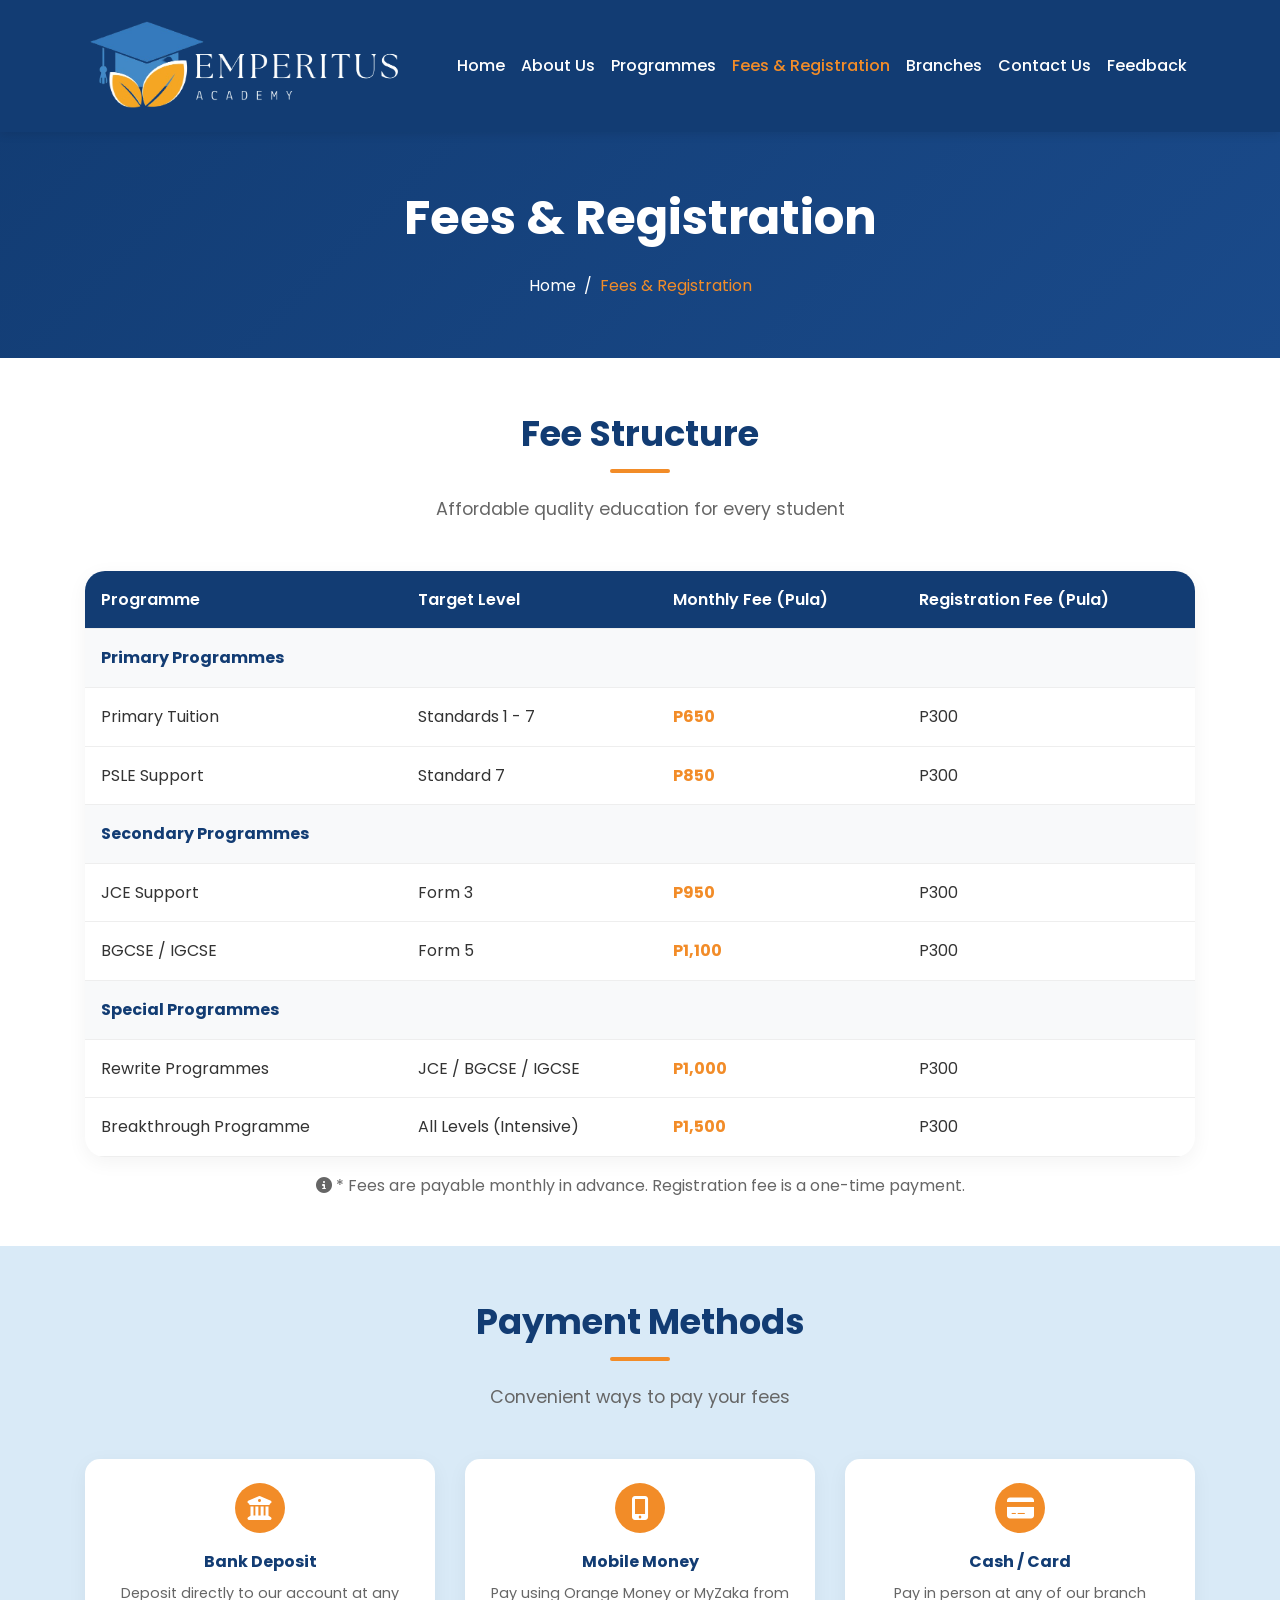
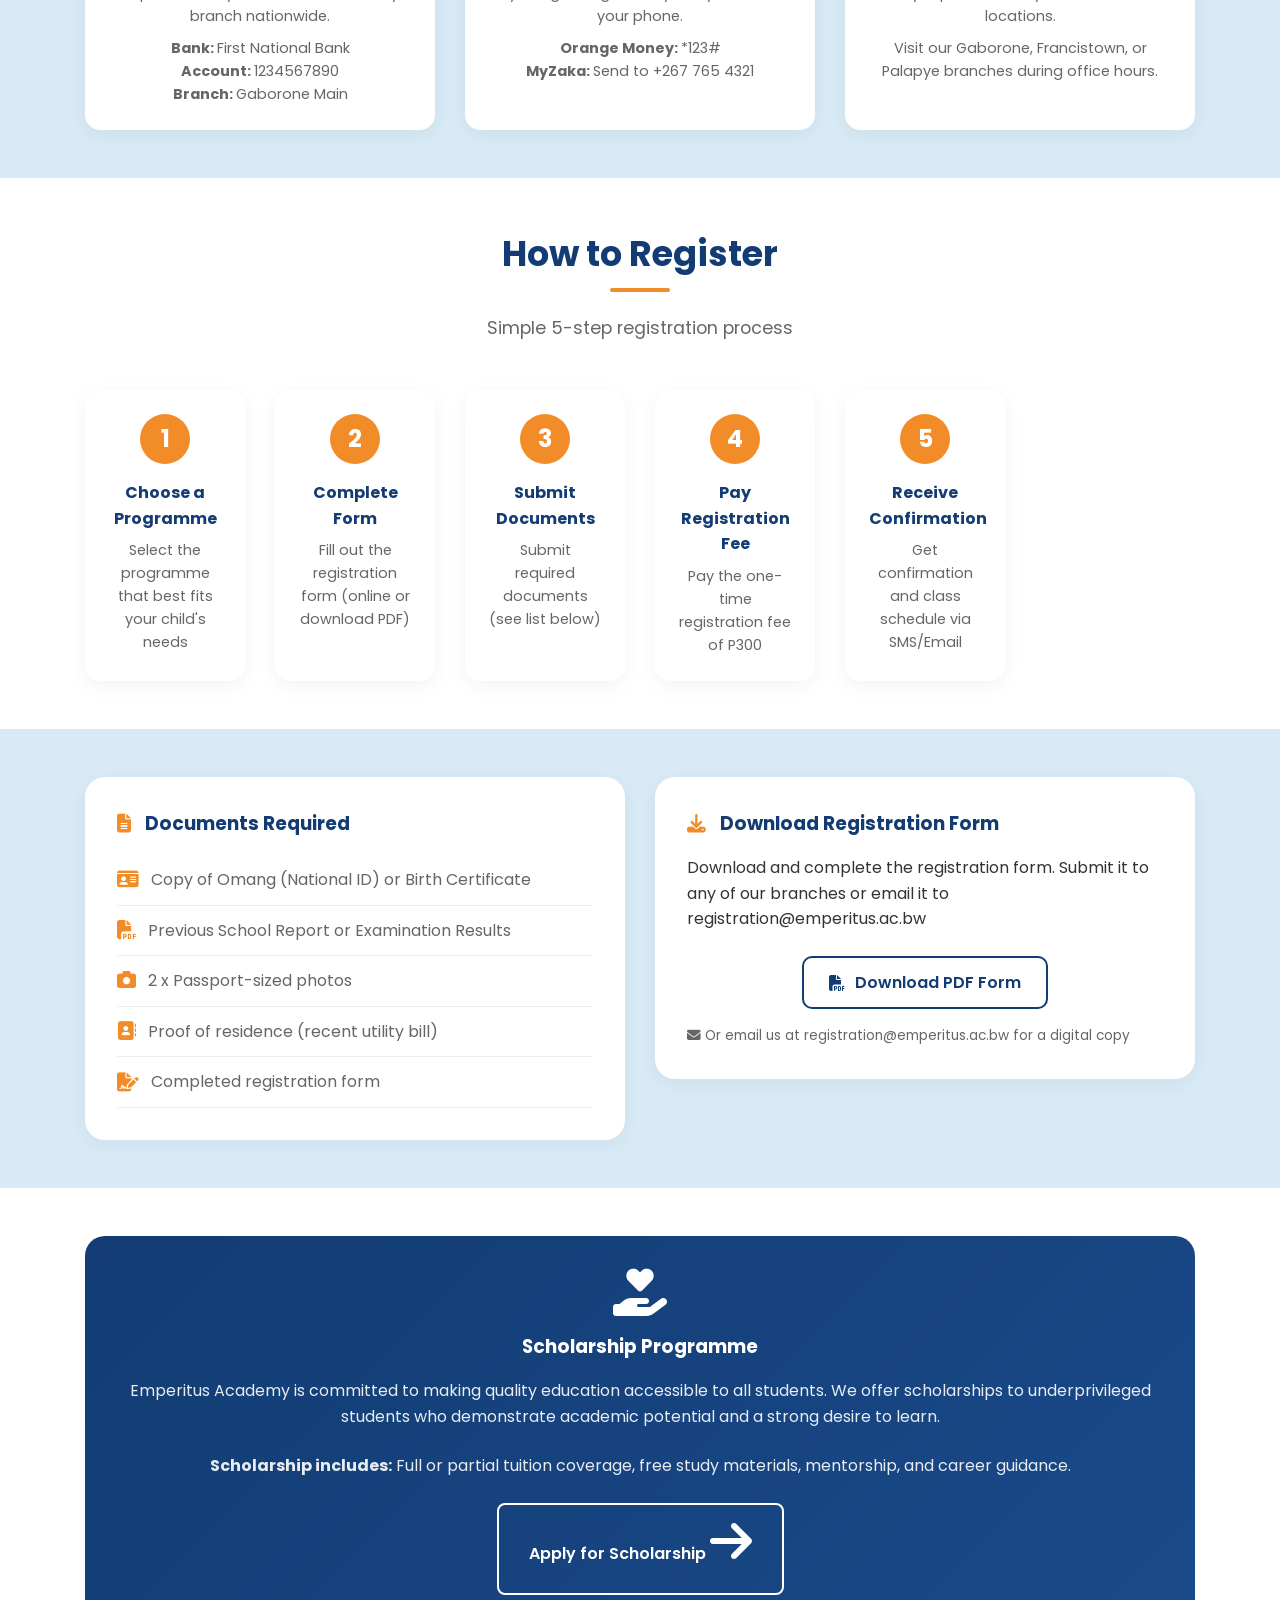
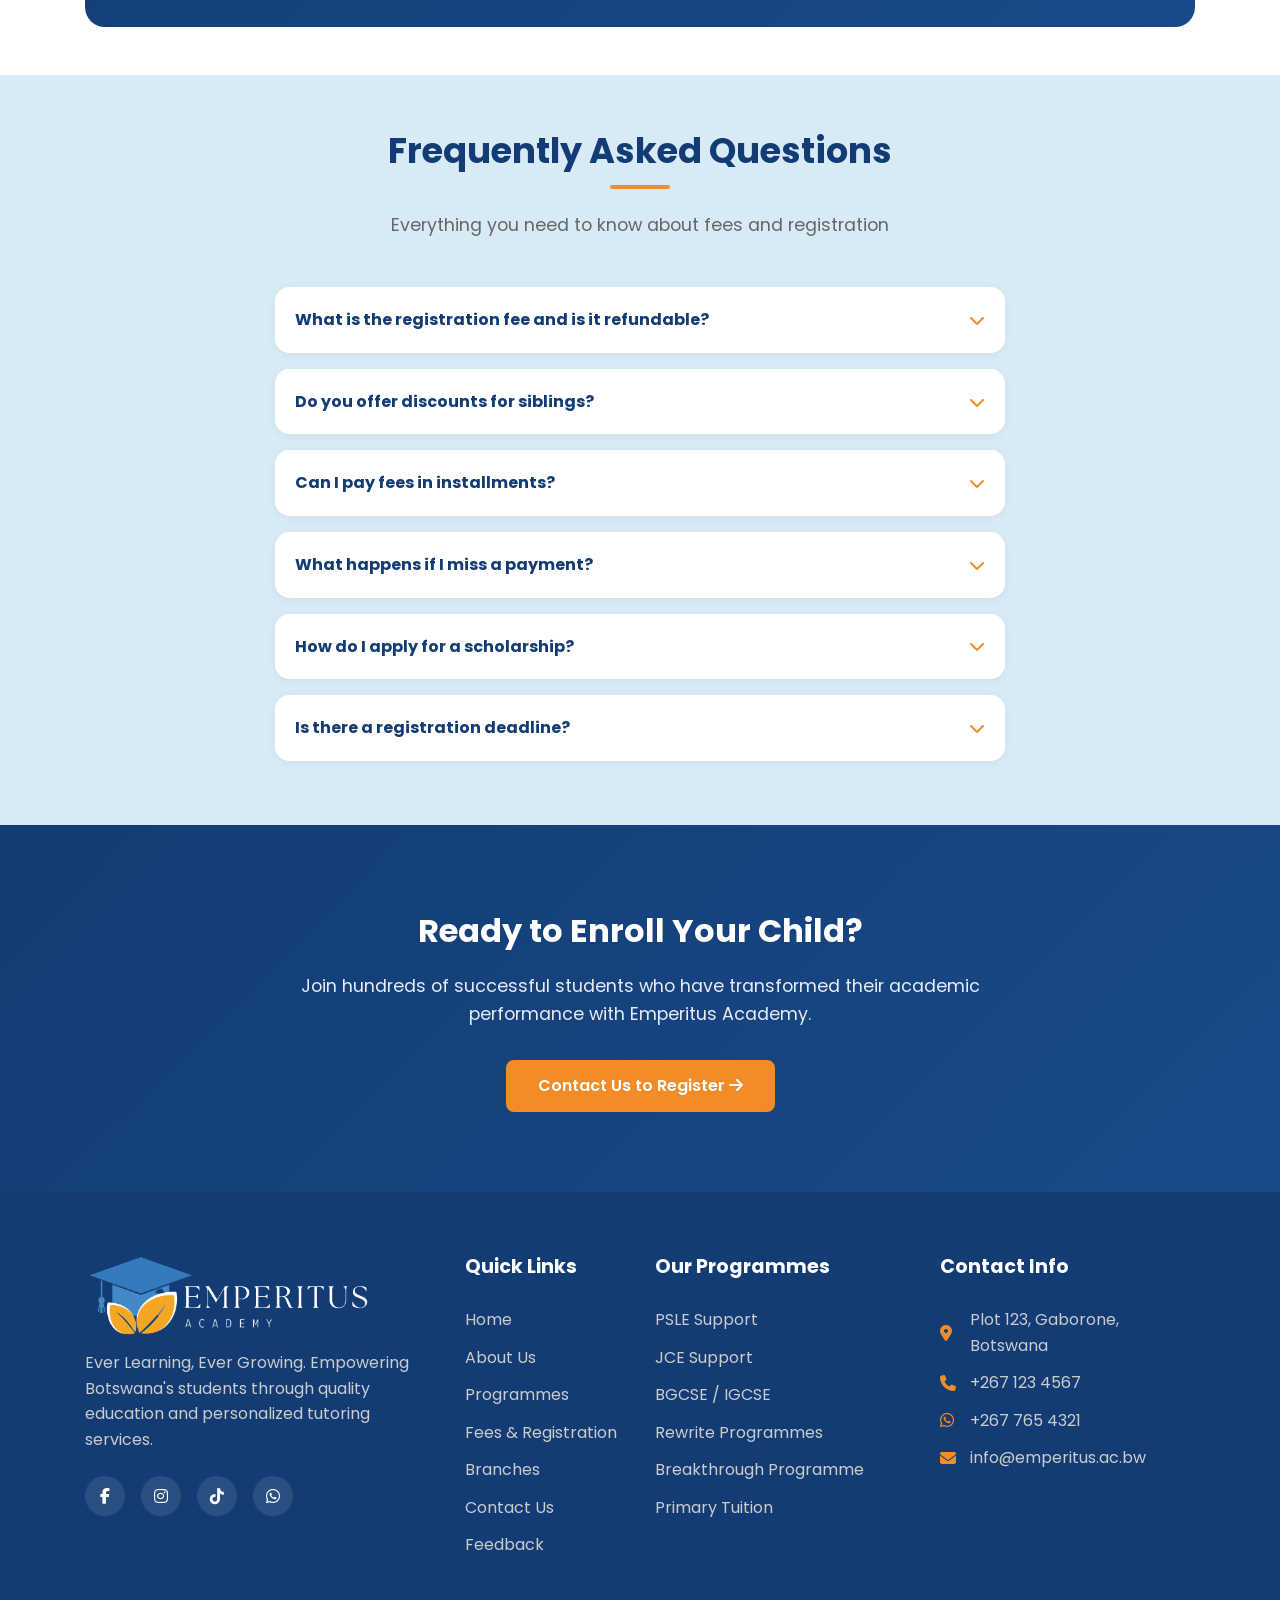
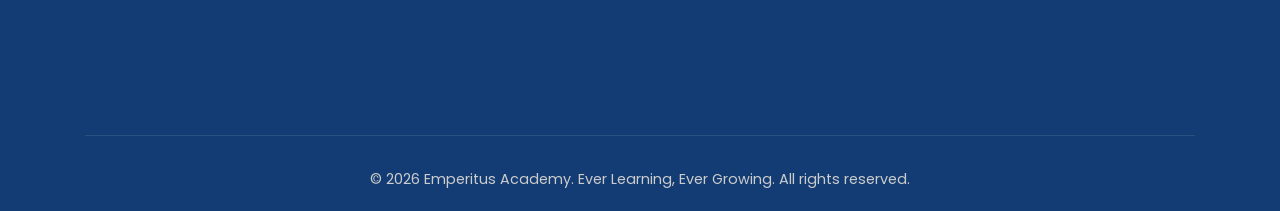
<file: fees.html>
<!DOCTYPE html>
<html lang="en">
<head>
    <meta charset="UTF-8">
    <meta name="viewport" content="width=device-width, initial-scale=1.0">
    <meta name="description" content="View Emperitus Academy fees, registration process, scholarship information, and download registration forms. Affordable quality education for all students.">
    <meta name="keywords" content="fees, registration, scholarship, tuition fees, payment methods, Emperitus Academy, enrolment">
    <meta name="author" content="Emperitus Academy">
    <title>Fees & Registration | Emperitus Academy - Enrol Today</title>
    
     <!--Favicon-->
    <link rel="shortcut icon" href="img/emperitus_Logo.png" type="image/x-icon">

    <!-- Font Awesome Icons -->
    <link rel="stylesheet" href="https://cdnjs.cloudflare.com/ajax/libs/font-awesome/6.4.0/css/all.min.css">
    
    <!-- Google Fonts -->
    <link href="https://fonts.googleapis.com/css2?family=Poppins:wght@300;400;500;600;700;800&display=swap" rel="stylesheet">
    
    <!-- External CSS (No Bootstrap) -->
    <link rel="stylesheet" href="css/styles.css">
    
    <style>
        /* Additional page-specific styles for Fees & Registration page */
        
        /* Fee Table Styles */
        .fee-table-container {
            background: var(--white);
            border-radius: 20px;
            overflow-x: auto;
            box-shadow: 0 5px 20px rgba(0,0,0,0.05);
        }
        
        .fee-table {
            width: 100%;
            border-collapse: collapse;
            min-width: 500px;
        }
        
        .fee-table th,
        .fee-table td {
            padding: 1rem;
            text-align: left;
            border-bottom: 1px solid #eee;
        }
        
        .fee-table th {
            background: var(--primary-dark);
            color: var(--white);
            font-weight: 600;
        }
        
        .fee-table tr:hover td {
            background: var(--primary-light);
        }
        
        .fee-category {
            font-weight: 700;
            color: var(--primary-dark);
            background: #f8f9fa;
        }
        
        .fee-amount {
            font-weight: 700;
            color: var(--accent);
        }
        
        /* Registration Steps */
        .step-card {
            background: var(--white);
            border-radius: 15px;
            padding: 1.5rem;
            text-align: center;
            box-shadow: 0 5px 20px rgba(0,0,0,0.05);
            height: 100%;
            transition: all 0.3s ease;
            position: relative;
        }
        
        .step-card:hover {
            transform: translateY(-5px);
            box-shadow: 0 15px 30px rgba(0,0,0,0.1);
        }
        
        .step-number {
            width: 50px;
            height: 50px;
            background: var(--accent);
            color: var(--white);
            border-radius: 50%;
            display: flex;
            align-items: center;
            justify-content: center;
            font-size: 1.5rem;
            font-weight: 700;
            margin: 0 auto 1rem;
        }
        
        .step-card h4 {
            color: var(--primary-dark);
            margin-bottom: 0.5rem;
        }
        
        .step-card p {
            color: var(--gray);
            font-size: 0.9rem;
            line-height: 1.6;
        }
        
        /* Documents Required List */
        .documents-list {
            background: var(--white);
            border-radius: 20px;
            padding: 2rem;
            box-shadow: 0 5px 20px rgba(0,0,0,0.05);
        }
        
        .documents-list h3 {
            color: var(--primary-dark);
            margin-bottom: 1rem;
        }
        
        .documents-list ul {
            list-style: none;
            padding: 0;
        }
        
        .documents-list ul li {
            padding: 0.75rem 0;
            border-bottom: 1px solid #eee;
            display: flex;
            align-items: center;
            gap: 12px;
        }
        
        .documents-list ul li i {
            color: var(--accent);
            font-size: 1.2rem;
        }
        
        .documents-list ul li span {
            color: var(--gray);
        }
        
        /* FAQ Accordion Styles */
        .faq-item {
            background: var(--white);
            border-radius: 15px;
            margin-bottom: 1rem;
            overflow: hidden;
            box-shadow: 0 2px 10px rgba(0,0,0,0.05);
        }
        
        .faq-question {
            padding: 1.25rem;
            cursor: pointer;
            display: flex;
            justify-content: space-between;
            align-items: center;
            background: var(--white);
            transition: all 0.3s ease;
        }
        
        .faq-question:hover {
            background: var(--primary-light);
        }
        
        .faq-question h4 {
            color: var(--primary-dark);
            font-size: 1rem;
            margin: 0;
        }
        
        .faq-question i {
            color: var(--accent);
            transition: transform 0.3s ease;
        }
        
        .faq-question.active i {
            transform: rotate(180deg);
        }
        
        .faq-answer {
            padding: 0 1.25rem;
            max-height: 0;
            overflow: hidden;
            transition: max-height 0.3s ease;
            background: #fafafa;
        }
        
        .faq-answer p {
            padding-bottom: 1.25rem;
            color: var(--gray);
            line-height: 1.6;
        }
        
        /* Scholarship Card */
        .scholarship-card {
            background: linear-gradient(135deg, var(--primary-dark), #1a4a8a);
            border-radius: 20px;
            padding: 2rem;
            color: var(--white);
            text-align: center;
        }
        
        .scholarship-card i {
            font-size: 3rem;
            margin-bottom: 1rem;
        }
        
        .scholarship-card h3 {
            margin-bottom: 1rem;
        }
        
        .scholarship-card p {
            opacity: 0.9;
            margin-bottom: 1.5rem;
        }
        
        .btn-outline-white {
            background: transparent;
            border: 2px solid var(--white);
            color: var(--white);
        }
        
        .btn-outline-white:hover {
            background: var(--white);
            color: var(--primary-dark);
        }
        
        /* Download Button */
        .download-btn {
            display: inline-flex;
            align-items: center;
            gap: 10px;
            background: var(--white);
            color: var(--primary-dark);
            padding: 12px 25px;
            border-radius: 10px;
            text-decoration: none;
            font-weight: 600;
            transition: all 0.3s ease;
            border: 2px solid var(--primary-dark);
        }
        
        .download-btn:hover {
            background: var(--primary-dark);
            color: var(--white);
            transform: translateY(-2px);
        }
    </style>
</head>
<body>

<!-- Navigation Bar (Pure CSS) -->
<nav class="navbar">
    <div class="container">
      <img src="img/emperitus_Logo.png" alt="" height="100">
        <button class="navbar-toggler" id="navbarToggler">
            <i class="fas fa-bars"></i>
        </button>
        <div class="navbar-collapse" id="navbarNav">
            <ul class="navbar-nav">
                <li class="nav-item"><a class="nav-link" href="index.html">Home</a></li>
                <li class="nav-item"><a class="nav-link" href="about.html">About Us</a></li>
                <li class="nav-item"><a class="nav-link" href="programmes.html">Programmes</a></li>
                <li class="nav-item"><a class="nav-link active" href="fees.html">Fees & Registration</a></li>
                <li class="nav-item"><a class="nav-link" href="branches.html">Branches</a></li>
                <li class="nav-item"><a class="nav-link" href="contact.html">Contact Us</a></li>
                <li class="nav-item"><a class="nav-link" href="feedback.html">Feedback</a></li>
            </ul>
        </div>
    </div>
</nav>

<!-- Page Header -->
<section class="page-header">
    <div class="container">
        <h1>Fees & Registration</h1>
        <ul class="breadcrumb">
            <li class="breadcrumb-item"><a href="index.html">Home</a></li>
            <li class="breadcrumb-item active">Fees & Registration</li>
        </ul>
    </div>
</section>

<!-- Fee Structure Section -->
<section class="py-5">
    <div class="container">
        <div class="section-header">
            <h2 class="section-title">Fee Structure</h2>
            <p>Affordable quality education for every student</p>
        </div>
        <div class="row">
            <div class="col-lg-12">
                <div class="fee-table-container">
                    <table class="fee-table">
                        <thead>
                            <tr>
                                <th>Programme</th>
                                <th>Target Level</th>
                                <th>Monthly Fee (Pula)</th>
                                <th>Registration Fee (Pula)</th>
                            </tr>
                        </thead>
                        <tbody>
                            <tr class="fee-category">
                                <td colspan="4">Primary Programmes</td>
                            </tr>
                            <tr>
                                <td>Primary Tuition</td>
                                <td>Standards 1 - 7</td>
                                <td class="fee-amount">P650</td>
                                <td>P300</td>
                            </tr>
                            <tr>
                                <td>PSLE Support</td>
                                <td>Standard 7</td>
                                <td class="fee-amount">P850</td>
                                <td>P300</td>
                            </tr>
                            <tr class="fee-category">
                                <td colspan="4">Secondary Programmes</td>
                            </tr>
                            <tr>
                                <td>JCE Support</td>
                                <td>Form 3</td>
                                <td class="fee-amount">P950</td>
                                <td>P300</td>
                            </tr>
                            <tr>
                                <td>BGCSE / IGCSE</td>
                                <td>Form 5</td>
                                <td class="fee-amount">P1,100</td>
                                <td>P300</td>
                            </tr>
                            <tr class="fee-category">
                                <td colspan="4">Special Programmes</td>
                            </tr>
                            <tr>
                                <td>Rewrite Programmes</td>
                                <td>JCE / BGCSE / IGCSE</td>
                                <td class="fee-amount">P1,000</td>
                                <td>P300</td>
                            </tr>
                            <tr>
                                <td>Breakthrough Programme</td>
                                <td>All Levels (Intensive)</td>
                                <td class="fee-amount">P1,500</td>
                                <td>P300</td>
                            </tr>
                        </tbody>
                    </table>
                </div>
                <p class="text-muted" style="margin-top: 1rem; text-align: center;"><i class="fas fa-info-circle"></i> * Fees are payable monthly in advance. Registration fee is a one-time payment.</p>
            </div>
        </div>
    </div>
</section>

<!-- Payment Methods Section -->
<section class="py-5" style="background-color: var(--primary-light);">
    <div class="container">
        <div class="section-header">
            <h2 class="section-title">Payment Methods</h2>
            <p>Convenient ways to pay your fees</p>
        </div>
        <div class="row">
            <div class="col-md-4">
                <div class="step-card">
                    <div class="step-number"><i class="fas fa-university"></i></div>
                    <h4>Bank Deposit</h4>
                    <p>Deposit directly to our account at any branch nationwide.</p>
                    <p style="margin-top: 0.5rem;"><strong>Bank: </strong>First National Bank<br><strong>Account: </strong>1234567890<br><strong>Branch: </strong>Gaborone Main</p>
                </div>
            </div>
            <div class="col-md-4">
                <div class="step-card">
                    <div class="step-number"><i class="fas fa-mobile-alt"></i></div>
                    <h4>Mobile Money</h4>
                    <p>Pay using Orange Money or MyZaka from your phone.</p>
                    <p style="margin-top: 0.5rem;"><strong>Orange Money: </strong>*123#<br><strong>MyZaka: </strong>Send to +267 765 4321</p>
                </div>
            </div>
            <div class="col-md-4">
                <div class="step-card">
                    <div class="step-number"><i class="fas fa-credit-card"></i></div>
                    <h4>Cash / Card</h4>
                    <p>Pay in person at any of our branch locations.</p>
                    <p style="margin-top: 0.5rem;">Visit our Gaborone, Francistown, or Palapye branches during office hours.</p>
                </div>
            </div>
        </div>
    </div>
</section>

<!-- Registration Process Section (Based on Documentation) -->
<section class="py-5">
    <div class="container">
        <div class="section-header">
            <h2 class="section-title">How to Register</h2>
            <p>Simple 5-step registration process</p>
        </div>
        <div class="row">
            <div class="col-lg-2 col-md-4 col-sm-6">
                <div class="step-card">
                    <div class="step-number">1</div>
                    <h4>Choose a Programme</h4>
                    <p>Select the programme that best fits your child's needs</p>
                </div>
            </div>
            <div class="col-lg-2 col-md-4 col-sm-6">
                <div class="step-card">
                    <div class="step-number">2</div>
                    <h4>Complete Form</h4>
                    <p>Fill out the registration form (online or download PDF)</p>
                </div>
            </div>
            <div class="col-lg-2 col-md-4 col-sm-6">
                <div class="step-card">
                    <div class="step-number">3</div>
                    <h4>Submit Documents</h4>
                    <p>Submit required documents (see list below)</p>
                </div>
            </div>
            <div class="col-lg-2 col-md-4 col-sm-6">
                <div class="step-card">
                    <div class="step-number">4</div>
                    <h4>Pay Registration Fee</h4>
                    <p>Pay the one-time registration fee of P300</p>
                </div>
            </div>
            <div class="col-lg-2 col-md-4 col-sm-6">
                <div class="step-card">
                    <div class="step-number">5</div>
                    <h4>Receive Confirmation</h4>
                    <p>Get confirmation and class schedule via SMS/Email</p>
                </div>
            </div>
        </div>
    </div>
</section>

<!-- Documents Required Section (Based on Documentation) -->
<section class="py-5" style="background-color: var(--primary-light);">
    <div class="container">
        <div class="row">
            <div class="col-lg-6">
                <div class="documents-list">
                    <h3><i class="fas fa-file-alt" style="color: var(--accent); margin-right: 10px;"></i> Documents Required</h3>
                    <ul>
                        <li><i class="fas fa-id-card"></i> <span>Copy of Omang (National ID) or Birth Certificate</span></li>
                        <li><i class="fas fa-file-pdf"></i> <span>Previous School Report or Examination Results</span></li>
                        <li><i class="fas fa-camera"></i> <span>2 x Passport-sized photos</span></li>
                        <li><i class="fas fa-address-book"></i> <span>Proof of residence (recent utility bill)</span></li>
                        <li><i class="fas fa-file-signature"></i> <span>Completed registration form</span></li>
                    </ul>
                </div>
            </div>
            <div class="col-lg-6">
                <div class="documents-list">
                    <h3><i class="fas fa-download" style="color: var(--accent); margin-right: 10px;"></i> Download Registration Form</h3>
                    <p>Download and complete the registration form. Submit it to any of our branches or email it to registration@emperitus.ac.bw</p>
                    <div style="text-align: center; margin-top: 1.5rem;">
                        <a href="#" class="download-btn" onclick="alert('Registration form would download here. In a real implementation, this would link to a PDF file.'); return false;">
                            <i class="fas fa-file-pdf"></i> Download PDF Form
                        </a>
                    </div>
                    <p class="text-muted" style="margin-top: 1rem; font-size: 0.85rem;"><i class="fas fa-envelope"></i> Or email us at registration@emperitus.ac.bw for a digital copy</p>
                </div>
            </div>
        </div>
    </div>
</section>

<!-- Scholarship Section (Based on Documentation) -->
<section class="py-5">
    <div class="container">
        <div class="row">
            <div class="col-lg-12">
                <div class="scholarship-card">
                    <i class="fas fa-hand-holding-heart"></i>
                    <h3>Scholarship Programme</h3>
                    <p>Emperitus Academy is committed to making quality education accessible to all students. We offer scholarships to underprivileged students who demonstrate academic potential and a strong desire to learn.</p>
                    <p><strong>Scholarship includes:</strong> Full or partial tuition coverage, free study materials, mentorship, and career guidance.</p>
                    <a href="contact.html" class="btn btn-outline-white">Apply for Scholarship <i class="fas fa-arrow-right"></i></a>
                </div>
            </div>
        </div>
    </div>
</section>

<!-- FAQ Section (Based on Documentation) -->
<section class="py-5" style="background-color: var(--primary-light);">
    <div class="container">
        <div class="section-header">
            <h2 class="section-title">Frequently Asked Questions</h2>
            <p>Everything you need to know about fees and registration</p>
        </div>
        <div class="row">
            <div class="col-lg-8" style="margin: 0 auto;">
                <div class="faq-item">
                    <div class="faq-question" onclick="toggleFAQ(this)">
                        <h4>What is the registration fee and is it refundable?</h4>
                        <i class="fas fa-chevron-down"></i>
                    </div>
                    <div class="faq-answer">
                        <p>The registration fee is P300 and is a one-time, non-refundable fee. It covers administrative costs, student file creation, and assessment placement.</p>
                    </div>
                </div>
                
                <div class="faq-item">
                    <div class="faq-question" onclick="toggleFAQ(this)">
                        <h4>Do you offer discounts for siblings?</h4>
                        <i class="fas fa-chevron-down"></i>
                    </div>
                    <div class="faq-answer">
                        <p>Yes! We offer a 10% discount on monthly fees for the second child and 15% for the third child when siblings enroll together.</p>
                    </div>
                </div>
                
                <div class="faq-item">
                    <div class="faq-question" onclick="toggleFAQ(this)">
                        <h4>Can I pay fees in installments?</h4>
                        <i class="fas fa-chevron-down"></i>
                    </div>
                    <div class="faq-answer">
                        <p>Yes, monthly payments are our standard arrangement. Fees are due at the beginning of each month. We also offer termly payment options for parents who prefer to pay in advance.</p>
                    </div>
                </div>
                
                <div class="faq-item">
                    <div class="faq-question" onclick="toggleFAQ(this)">
                        <h4>What happens if I miss a payment?</h4>
                        <i class="fas fa-chevron-down"></i>
                    </div>
                    <div class="faq-answer">
                        <p>We understand that financial challenges can occur. Please contact our accounts department as soon as possible to arrange a payment plan. Extended non-payment may result in suspension of classes.</p>
                    </div>
                </div>
                
                <div class="faq-item">
                    <div class="faq-question" onclick="toggleFAQ(this)">
                        <h4>How do I apply for a scholarship?</h4>
                        <i class="fas fa-chevron-down"></i>
                    </div>
                    <div class="faq-answer">
                        <p>To apply for a scholarship, please contact our admissions office at +267 123 4567 or email scholarships@emperitus.ac.bw. You will need to provide proof of financial need and academic records.</p>
                    </div>
                </div>
                
                <div class="faq-item">
                    <div class="faq-question" onclick="toggleFAQ(this)">
                        <h4>Is there a registration deadline?</h4>
                        <i class="fas fa-chevron-down"></i>
                    </div>
                    <div class="faq-answer">
                        <p>We accept registrations throughout the year. However, spaces are limited, especially for our rewrite programmes. Early registration is recommended to secure a spot.</p>
                    </div>
                </div>
            </div>
        </div>
    </div>
</section>

<!-- Call to Action -->
<section class="cta-section">
    <div class="container">
        <div class="row">
            <div class="col-lg-8" style="margin: 0 auto; text-align: center;">
                <h2>Ready to Enroll Your Child?</h2>
                <p>Join hundreds of successful students who have transformed their academic performance with Emperitus Academy.</p>
                <a href="contact.html" class="btn btn-accent btn-lg">Contact Us to Register <i class="fas fa-arrow-right"></i></a>
            </div>
        </div>
    </div>
</section>

<!-- Footer -->
<footer>
    <div class="container">
        <div class="row">
            <div class="col-lg-4 col-md-6">
              <img src="img/emperitus_Logo.png" alt="" height="20%">
                <p>Ever Learning, Ever Growing. Empowering Botswana's students through quality education and personalized tutoring services.</p>
                <div class="social-links">
                    <a href="#"><i class="fab fa-facebook-f"></i></a>
                    <a href="#"><i class="fab fa-instagram"></i></a>
                    <a href="#"><i class="fab fa-tiktok"></i></a>
                    <a href="#"><i class="fab fa-whatsapp"></i></a>
                </div>
            </div>
            <div class="col-lg-2 col-md-6">
                <h4>Quick Links</h4>
                <ul>
                    <li><a href="index.html">Home</a></li>
                    <li><a href="about.html">About Us</a></li>
                    <li><a href="programmes.html">Programmes</a></li>
                    <li><a href="fees.html">Fees & Registration</a></li>
                    <li><a href="branches.html">Branches</a></li>
                    <li><a href="contact.html">Contact Us</a></li>
                    <li><a href="feedback.html">Feedback</a></li>
                </ul>
            </div>
            <div class="col-lg-3 col-md-6">
                <h4>Our Programmes</h4>
                <ul>
                    <li><a href="programmes.html">PSLE Support</a></li>
                    <li><a href="programmes.html">JCE Support</a></li>
                    <li><a href="programmes.html">BGCSE / IGCSE</a></li>
                    <li><a href="programmes.html">Rewrite Programmes</a></li>
                    <li><a href="programmes.html">Breakthrough Programme</a></li>
                    <li><a href="programmes.html">Primary Tuition</a></li>
                </ul>
            </div>
            <div class="col-lg-3 col-md-6">
                <h4>Contact Info</h4>
                <ul class="contact-info">
                    <li><i class="fas fa-map-marker-alt"></i> Plot 123, Gaborone, Botswana</li>
                    <li><i class="fas fa-phone"></i> +267 123 4567</li>
                    <li><i class="fab fa-whatsapp"></i> +267 765 4321</li>
                    <li><i class="fas fa-envelope"></i> info@emperitus.ac.bw</li>
                </ul>
            </div>
        </div>
        <div class="footer-bottom">
            <p>&copy; 2026 Emperitus Academy. Ever Learning, Ever Growing. All rights reserved.</p>
        </div>
    </div>
</footer>

<!-- Back to Top Button -->
<button id="backToTop" class="back-to-top">
    <i class="fas fa-arrow-up"></i>
</button>

<!-- JavaScript for Mobile Menu, Back to Top & FAQ Accordion -->
<script>
    // Mobile navigation toggle
    const toggler = document.getElementById('navbarToggler');
    const navCollapse = document.getElementById('navbarNav');
    if (toggler && navCollapse) {
        toggler.addEventListener('click', () => {
            navCollapse.classList.toggle('show');
        });
    }
    
    // Back to top button
    const backBtn = document.getElementById('backToTop');
    window.addEventListener('scroll', () => {
        if (window.scrollY > 300) {
            backBtn.classList.add('show');
        } else {
            backBtn.classList.remove('show');
        }
    });
    backBtn.addEventListener('click', () => {
        window.scrollTo({ top: 0, behavior: 'smooth' });
    });
    
    // FAQ Accordion Function
    function toggleFAQ(element) {
        const answer = element.nextElementSibling;
        const icon = element.querySelector('i');
        
        // Close all other FAQs
        const allQuestions = document.querySelectorAll('.faq-question');
        allQuestions.forEach(question => {
            if (question !== element) {
                const otherAnswer = question.nextElementSibling;
                const otherIcon = question.querySelector('i');
                otherAnswer.style.maxHeight = null;
                question.classList.remove('active');
                if (otherIcon) otherIcon.classList.remove('fa-chevron-up');
                if (otherIcon) otherIcon.classList.add('fa-chevron-down');
            }
        });
        
        // Toggle current FAQ
        if (answer.style.maxHeight) {
            answer.style.maxHeight = null;
            element.classList.remove('active');
            icon.classList.remove('fa-chevron-up');
            icon.classList.add('fa-chevron-down');
        } else {
            answer.style.maxHeight = answer.scrollHeight + "px";
            element.classList.add('active');
            icon.classList.remove('fa-chevron-down');
            icon.classList.add('fa-chevron-up');
        }
    }
</script>
</body>
</html>
</file>
<file: css/styles.css>
/* ========================================
   EMPERITUS ACADEMY - MASTER STYLESHEET
   Ever Learning, Ever Growing
   ======================================== */

/* ----- GLOBAL RESET & VARIABLES ----- */
* {
    margin: 0;
    padding: 0;
    box-sizing: border-box;
}

body {
    font-family: 'Poppins', sans-serif;
    line-height: 1.6;
    color: #333;
    overflow-x: hidden;
}

/* Color Variables */
:root {
    --primary-dark: #123C73;
    --primary-light: #D9EAF7;
    --accent: #F28C28;
    --white: #FFFFFF;
    --dark: #333333;
    --gray: #666666;
    --light-gray: #f8f9fa;
}

/* ----- CONTAINER & GRID (No Bootstrap) ----- */
.container {
    width: 100%;
    padding-right: 15px;
    padding-left: 15px;
    margin-right: auto;
    margin-left: auto;
}

@media (min-width: 576px) { .container { max-width: 540px; } }
@media (min-width: 768px) { .container { max-width: 720px; } }
@media (min-width: 992px) { .container { max-width: 960px; } }
@media (min-width: 1200px) { .container { max-width: 1140px; } }

/* Grid System */
.row {
    display: flex;
    flex-wrap: wrap;
    margin-right: -15px;
    margin-left: -15px;
}

[class*="col-"] {
    position: relative;
    width: 100%;
    padding-right: 15px;
    padding-left: 15px;
}

.col-12 { flex: 0 0 100%; max-width: 100%; }
.col-6 { flex: 0 0 50%; max-width: 50%; }

@media (min-width: 768px) {
    .col-md-4 { flex: 0 0 33.333333%; max-width: 33.333333%; }
    .col-md-6 { flex: 0 0 50%; max-width: 50%; }
    .col-md-8 { flex: 0 0 66.666667%; max-width: 66.666667%; }
    .col-md-3 { flex: 0 0 25%; max-width: 25%; }
}

@media (min-width: 992px) {
    .col-lg-4 { flex: 0 0 33.333333%; max-width: 33.333333%; }
    .col-lg-5 { flex: 0 0 41.666667%; max-width: 41.666667%; }
    .col-lg-6 { flex: 0 0 50%; max-width: 50%; }
    .col-lg-7 { flex: 0 0 58.333333%; max-width: 58.333333%; }
    .col-lg-8 { flex: 0 0 66.666667%; max-width: 66.666667%; }
    .col-lg-3 { flex: 0 0 25%; max-width: 25%; }
    .col-lg-2 { flex: 0 0 16.666667%; max-width: 16.666667%; }
}

/* ----- BUTTONS ----- */
.btn {
    display: inline-block;
    font-weight: 600;
    text-align: center;
    white-space: nowrap;
    vertical-align: middle;
    border: 2px solid transparent;
    padding: 12px 30px;
    font-size: 1rem;
    line-height: 1.5;
    border-radius: 8px;
    transition: all 0.3s ease;
    cursor: pointer;
    text-decoration: none;
}

.btn-accent {
    background-color: var(--accent);
    color: var(--white);
    border-color: var(--accent);
}

.btn-accent:hover {
    background-color: #e07a1a;
    border-color: #e07a1a;
    transform: translateY(-2px);
    box-shadow: 0 5px 15px rgba(0,0,0,0.2);
}

.btn-outline-accent {
    background-color: transparent;
    color: var(--white);
    border-color: var(--white);
}

.btn-outline-accent:hover {
    background-color: var(--white);
    color: var(--primary-dark);
    transform: translateY(-2px);
}

.btn-outline-primary {
    background-color: transparent;
    color: var(--primary-dark);
    border: 2px solid var(--primary-dark);
}

.btn-outline-primary:hover {
    background-color: var(--primary-dark);
    color: var(--white);
    transform: translateY(-2px);
}

/* ----- NAVIGATION (Pure CSS) ----- */
.navbar {
    background-color: var(--primary-dark);
    padding: 1rem 0;
    position: fixed;
    top: 0;
    width: 100%;
    z-index: 1000;
    box-shadow: 0 2px 10px rgba(0,0,0,0.1);
}

.navbar .container {
    display: flex;
    justify-content: space-between;
    align-items: center;
    flex-wrap: wrap;
}

.navbar-brand {
    font-size: 1.5rem;
    font-weight: 700;
    text-decoration: none;
    color: var(--white);
}

.navbar-brand i {
    color: var(--accent);
    margin-right: 8px;
}

.navbar-toggler {
    display: none;
    background: none;
    border: none;
    font-size: 1.5rem;
    color: var(--white);
    cursor: pointer;
}

.navbar-nav {
    display: flex;
    list-style: none;
    margin: 0;
    padding: 0;
}

.nav-item {
    margin: 0 0.5rem;
}

.nav-link {
    color: var(--white);
    text-decoration: none;
    font-weight: 500;
    transition: color 0.3s ease;
    padding: 0.5rem 0;
    display: block;
}

.nav-link:hover,
.nav-link.active {
    color: var(--accent);
}

@media (max-width: 768px) {
    .navbar-toggler { display: block; }
    .navbar-collapse { display: none; width: 100%; }
    .navbar-collapse.show { display: block; }
    .navbar-nav { flex-direction: column; text-align: center; padding: 1rem 0; }
    .nav-item { margin: 0.5rem 0; }
}

/* ----- PAGE HEADER ----- */
.page-header {
    background: linear-gradient(135deg, var(--primary-dark), #1a4a8a);
    padding: 120px 0 60px;
    color: var(--white);
    text-align: center;
    margin-top: 60px;
}

.page-header h1 {
    font-size: 3rem;
    margin-bottom: 1rem;
}

.breadcrumb {
    background: transparent;
    padding: 0;
    display: flex;
    justify-content: center;
    list-style: none;
}

.breadcrumb-item a {
    color: var(--white);
    text-decoration: none;
}

.breadcrumb-item.active {
    color: var(--accent);
}

.breadcrumb-item + .breadcrumb-item::before {
    content: "/";
    padding: 0 0.5rem;
    color: var(--white);
}

/* ----- SECTION TITLES ----- */
.section-title {
    font-size: 2.2rem;
    font-weight: 700;
    color: var(--primary-dark);
    margin-bottom: 1rem;
    position: relative;
    display: inline-block;
}

.section-title::after {
    content: '';
    position: absolute;
    bottom: -10px;
    left: 0;
    width: 60px;
    height: 4px;
    background-color: var(--accent);
    border-radius: 2px;
}

.section-header {
    text-align: center;
    margin-bottom: 3rem;
}

.section-header .section-title::after {
    left: 50%;
    transform: translateX(-50%);
}

.section-header p {
    font-size: 1.1rem;
    color: var(--gray);
    margin-top: 1rem;
}

/* ----- CARDS & FEATURES ----- */
.feature-card {
    background: var(--white);
    border-radius: 15px;
    padding: 2rem;
    text-align: center;
    box-shadow: 0 5px 20px rgba(0,0,0,0.08);
    transition: all 0.3s ease;
    height: 100%;
    border: 1px solid #eee;
}

.feature-card:hover {
    transform: translateY(-10px);
    box-shadow: 0 15px 40px rgba(0,0,0,0.12);
}

.feature-icon {
    width: 70px;
    height: 70px;
    margin: 0 auto 1.5rem;
    background: linear-gradient(135deg, var(--primary-dark), #1a4a8a);
    border-radius: 50%;
    display: flex;
    align-items: center;
    justify-content: center;
}

.feature-icon i {
    font-size: 1.8rem;
    color: var(--white);
}

.feature-card h3 {
    font-size: 1.3rem;
    color: var(--primary-dark);
    margin-bottom: 1rem;
}

.feature-card p {
    color: var(--gray);
    line-height: 1.6;
}

/* ----- ANNOUNCEMENT STRIP ----- */
.announcement {
    background: var(--primary-light);
    padding: 12px 0;
    text-align: center;
}

.announcement p {
    margin: 0;
    color: var(--primary-dark);
    font-weight: 500;
}

.announcement i {
    color: var(--accent);
    margin-right: 8px;
}

/* ----- TESTIMONIALS ----- */
.testimonial-card {
    background: var(--white);
    border-radius: 15px;
    padding: 2rem;
    box-shadow: 0 5px 20px rgba(0,0,0,0.05);
    margin: 1rem;
    text-align: center;
    border: 1px solid #eee;
}

.testimonial-text {
    font-style: italic;
    color: var(--gray);
    line-height: 1.7;
    margin-bottom: 1.5rem;
}

.testimonial-author {
    font-weight: 700;
    color: var(--primary-dark);
}

.testimonial-rating {
    color: var(--accent);
    margin-bottom: 1rem;
}

/* ----- TEAM/TUTOR CARDS ----- */
.team-card {
    background: var(--white);
    border-radius: 20px;
    overflow: hidden;
    box-shadow: 0 10px 30px rgba(0,0,0,0.08);
    transition: all 0.3s ease;
    height: 100%;
    border: 1px solid #eee;
}

.team-card:hover {
    transform: translateY(-10px);
    box-shadow: 0 20px 40px rgba(0,0,0,0.15);
}

.team-image {
    height: 250px;
    overflow: hidden;
    background: linear-gradient(135deg, var(--primary-dark), #1a4a8a);
    display: flex;
    align-items: center;
    justify-content: center;
}

.team-placeholder {
    font-size: 4rem;
    color: rgba(255,255,255,0.7);
    text-align: center;
}

.team-info {
    padding: 1.5rem;
    text-align: center;
}

.team-info h3 {
    color: var(--primary-dark);
    margin-bottom: 0.25rem;
}

.team-role {
    color: var(--accent);
    font-weight: 600;
    font-size: 0.9rem;
    margin-bottom: 0.5rem;
}

.team-bio {
    color: var(--gray);
    font-size: 0.9rem;
    line-height: 1.6;
}

/* ----- VALUE ITEMS ----- */
.value-item {
    display: flex;
    gap: 1.5rem;
    margin-bottom: 2rem;
    padding: 1.5rem;
    background: var(--white);
    border-radius: 15px;
    transition: all 0.3s ease;
    box-shadow: 0 5px 20px rgba(0,0,0,0.05);
}

.value-item:hover {
    box-shadow: 0 10px 30px rgba(0,0,0,0.1);
    transform: translateX(10px);
}

.value-icon {
    flex-shrink: 0;
    width: 60px;
    height: 60px;
    background: linear-gradient(135deg, var(--primary-dark), #1a4a8a);
    border-radius: 50%;
    display: flex;
    align-items: center;
    justify-content: center;
}

.value-icon i {
    font-size: 1.5rem;
    color: var(--white);
}

.value-content h4 {
    color: var(--primary-dark);
    margin-bottom: 0.5rem;
}

.value-content p {
    color: var(--gray);
    line-height: 1.6;
}

/* ----- STATISTICS SECTION ----- */
.stats-section {
    background: linear-gradient(135deg, var(--primary-dark), #1a252f);
    padding: 60px 0;
    color: var(--white);
    text-align: center;
}

.stat-number {
    font-size: 3rem;
    font-weight: 800;
    color: var(--accent);
    margin-bottom: 0.5rem;
}

.stat-label {
    font-size: 1rem;
    text-transform: uppercase;
    letter-spacing: 1px;
}

/* ----- CTA SECTION ----- */
.cta-section {
    padding: 80px 0;
    background: linear-gradient(135deg, var(--primary-dark), #1a4a8a);
    color: var(--white);
    text-align: center;
}

.cta-section h2 {
    font-size: 2rem;
    margin-bottom: 1rem;
}

.cta-section p {
    font-size: 1.1rem;
    margin-bottom: 2rem;
    opacity: 0.9;
}

/* ----- FOOTER ----- */
footer {
    background: var(--primary-dark);
    color: var(--white);
    padding: 60px 0 20px;
}

.footer-brand {
    font-size: 1.8rem;
    font-weight: 700;
    margin-bottom: 1rem;
}

.footer-brand i {
    color: var(--accent);
    margin-right: 8px;
}

footer p {
    color: #ccc;
    line-height: 1.6;
    margin-bottom: 1.5rem;
}

.social-links {
    display: flex;
    gap: 1rem;
}

.social-links a {
    width: 40px;
    height: 40px;
    background: rgba(255,255,255,0.1);
    border-radius: 50%;
    display: flex;
    align-items: center;
    justify-content: center;
    color: var(--white);
    transition: all 0.3s ease;
    text-decoration: none;
}

.social-links a:hover {
    background: var(--accent);
    transform: translateY(-3px);
}

footer h4 {
    color: var(--white);
    margin-bottom: 1.5rem;
    font-size: 1.2rem;
}

footer ul {
    list-style: none;
    padding: 0;
}

footer ul li {
    margin-bottom: 0.75rem;
}

footer ul li a {
    color: #ccc;
    text-decoration: none;
    transition: all 0.3s ease;
}

footer ul li a:hover {
    color: var(--accent);
    padding-left: 5px;
}

.contact-info li {
    display: flex;
    align-items: center;
    gap: 10px;
    color: #ccc;
}

.contact-info li i {
    width: 20px;
    color: var(--accent);
}

.footer-bottom {
    text-align: center;
    padding-top: 2rem;
    margin-top: 2rem;
    border-top: 1px solid rgba(255,255,255,0.1);
}

.footer-bottom p {
    margin-bottom: 0;
    font-size: 0.9rem;
}

/* ----- BACK TO TOP BUTTON ----- */
.back-to-top {
    position: fixed;
    bottom: 30px;
    right: 30px;
    width: 50px;
    height: 50px;
    background: var(--accent);
    border: none;
    border-radius: 50%;
    color: var(--white);
    cursor: pointer;
    display: none;
    align-items: center;
    justify-content: center;
    transition: all 0.3s ease;
    z-index: 1000;
}

.back-to-top:hover {
    background: var(--primary-dark);
    transform: translateY(-3px);
}

.back-to-top.show {
    display: flex;
}

/* ----- RESPONSIVE UTILITIES ----- */
@media (max-width: 768px) {
    .section-title {
        font-size: 1.8rem;
    }
    .page-header h1 {
        font-size: 2rem;
    }
    .social-links {
        justify-content: center;
    }
    footer h4 {
        text-align: center;
        margin-top: 1.5rem;
    }
    footer ul {
        text-align: center;
    }
    .contact-info li {
        justify-content: center;
    }
    .value-item {
        flex-direction: column;
        text-align: center;
    }
    .value-icon {
        margin: 0 auto;
    }
}

.text-center { text-align: center; }
.text-muted { color: var(--gray); }
.mt-2 { margin-top: 0.5rem; }
.mt-4 { margin-top: 1.5rem; }
.mb-4 { margin-bottom: 1.5rem; }
.py-5 { padding-top: 3rem; padding-bottom: 3rem; }
.shadow { box-shadow: 0 5px 20px rgba(0,0,0,0.1); }
.rounded-4 { border-radius: 15px; }
.img-fluid { max-width: 100%; height: auto; }
</file>
